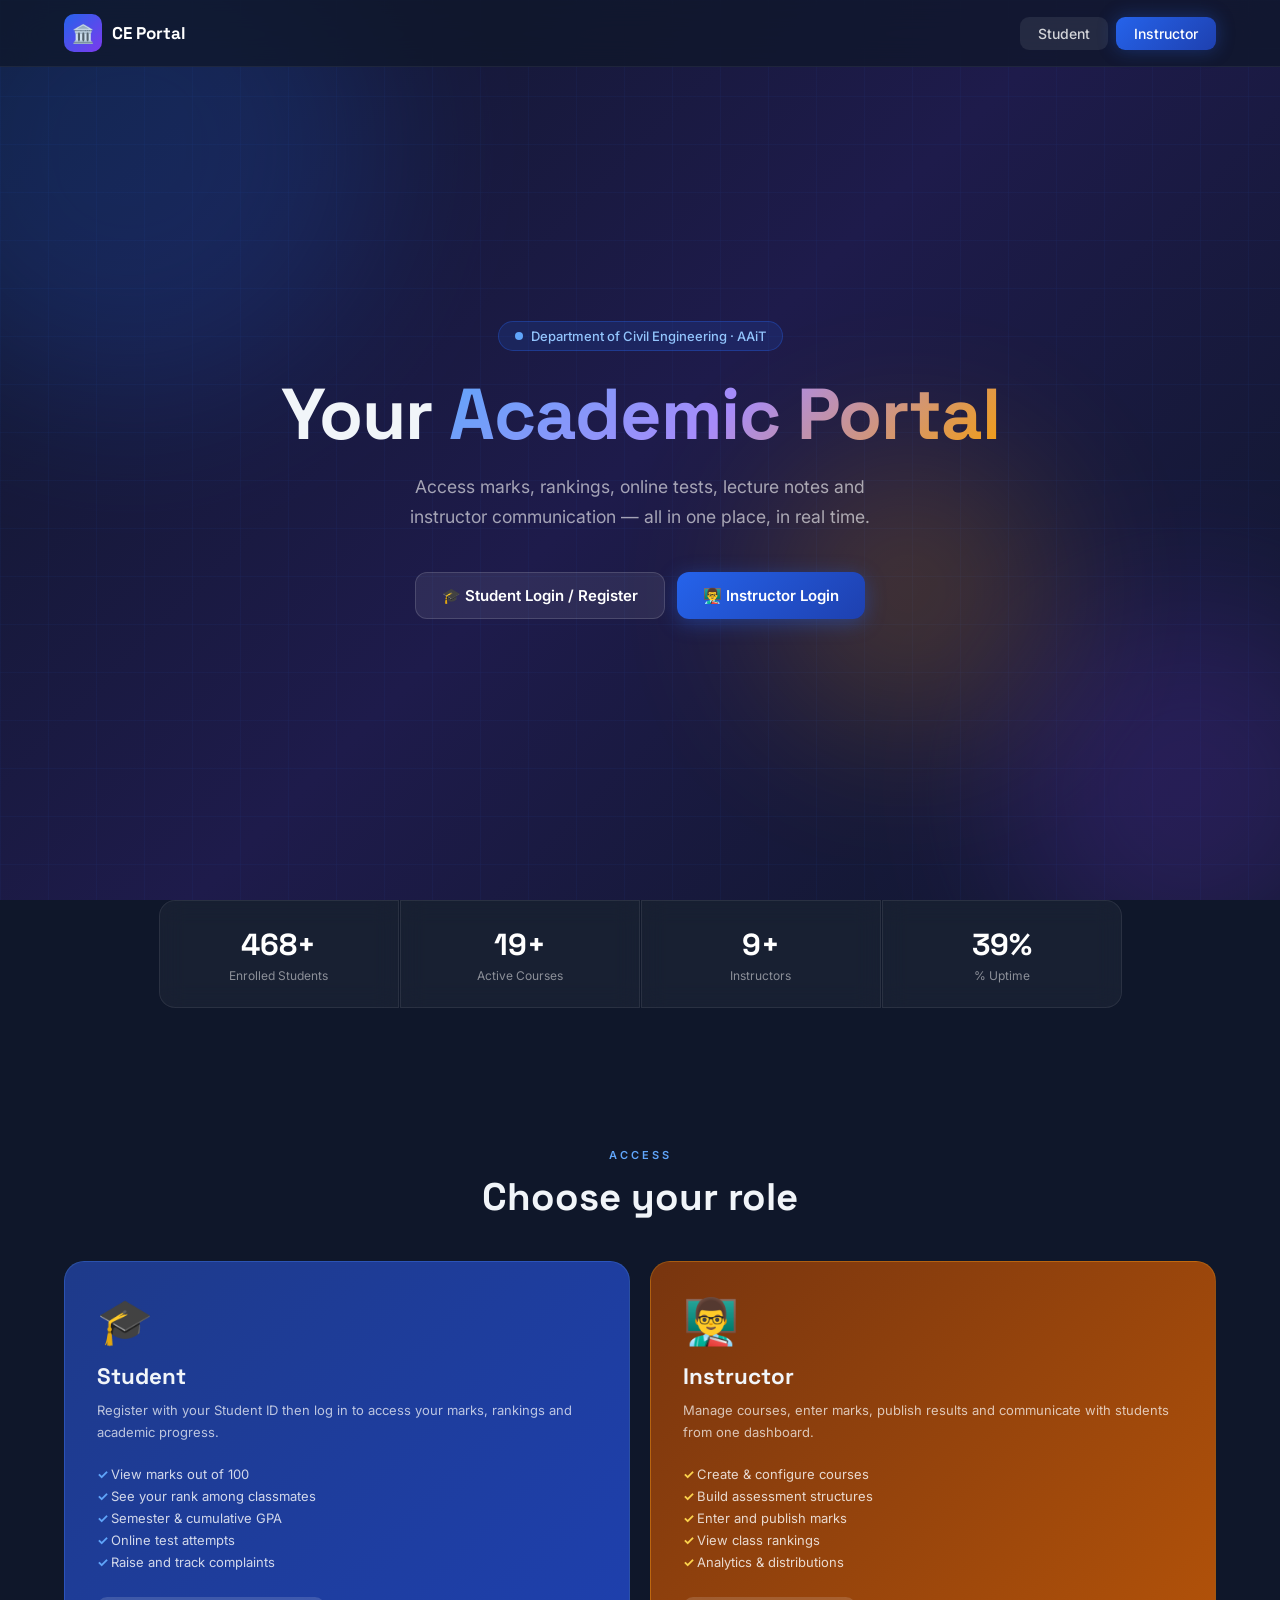
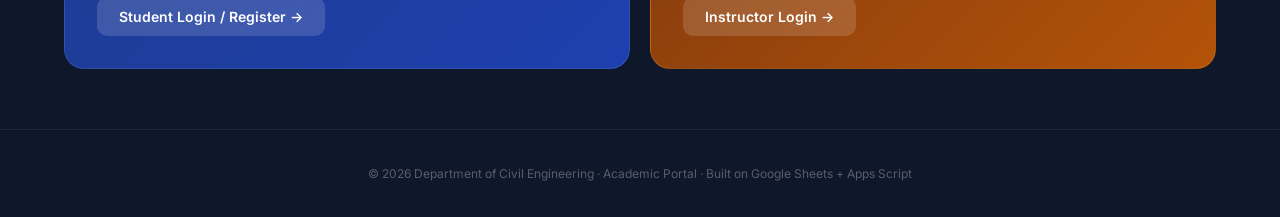
<file: index.html>
<!DOCTYPE html>
<html lang="en" data-theme="dark">
<head>
  <meta charset="UTF-8" />
  <meta name="viewport" content="width=device-width, initial-scale=1.0" />
  <title>CE Department Portal</title>
  <link rel="preconnect" href="https://fonts.googleapis.com" />
  <link href="https://fonts.googleapis.com/css2?family=Inter:wght@300;400;500;600;700;800&family=Space+Grotesk:wght@500;700&display=swap" rel="stylesheet" />
  <style>
    :root {
      --blue:#2563EB; --blue-dk:#1E40AF; --amber:#F59E0B;
      --green:#10B981; --red:#EF4444; --purple:#7C3AED;
      --radius:16px; --radius-sm:10px; --tr:.22s ease;
    }
    [data-theme="dark"]{
      --bg:#0F172A; --bg2:#1E293B; --bg3:#334155;
      --border:rgba(255,255,255,.08); --text:#F1F5F9;
      --text2:#94A3B8; --card:rgba(30,41,59,.9); --glass:rgba(255,255,255,.05);
    }
    [data-theme="light"]{
      --bg:#F8FAFC; --bg2:#fff; --bg3:#E2E8F0;
      --border:rgba(0,0,0,.08); --text:#0F172A;
      --text2:#64748B; --card:#fff; --glass:rgba(0,0,0,.03);
    }
    *,*::before,*::after{box-sizing:border-box;margin:0;padding:0}
    html{scroll-behavior:smooth}
    body{font-family:'Inter',sans-serif;background:var(--bg);color:var(--text);min-height:100vh;overflow-x:hidden;transition:background var(--tr),color var(--tr)}

    /* BG */
    .bg-canvas{position:fixed;inset:0;z-index:0;background:linear-gradient(135deg,#0F172A,#1E1B4B,#0F172A);overflow:hidden}
    .bg-canvas::before{content:'';position:absolute;inset:0;background-image:linear-gradient(rgba(37,99,235,.05) 1px,transparent 1px),linear-gradient(90deg,rgba(37,99,235,.05) 1px,transparent 1px);background-size:48px 48px}
    .blob{position:absolute;border-radius:50%;filter:blur(80px);opacity:.2;animation:drift 18s ease-in-out infinite alternate}
    .blob-1{width:500px;height:500px;background:#2563EB;top:-100px;left:-120px}
    .blob-2{width:380px;height:380px;background:#7C3AED;bottom:-80px;right:-100px;animation-delay:-6s}
    .blob-3{width:280px;height:280px;background:#F59E0B;top:50%;left:60%;animation-delay:-12s}
    @keyframes drift{from{transform:translate(0,0) scale(1)}to{transform:translate(40px,30px) scale(1.08)}}

    /* NAV */
    nav{position:fixed;top:0;left:0;right:0;z-index:100;display:flex;align-items:center;justify-content:space-between;padding:14px 5%;background:rgba(15,23,42,.75);backdrop-filter:blur(20px);border-bottom:1px solid rgba(255,255,255,.06)}
    .nav-brand{display:flex;align-items:center;gap:10px;text-decoration:none}
    .nav-logo{width:38px;height:38px;border-radius:10px;background:linear-gradient(135deg,#2563EB,#7C3AED);display:grid;place-items:center;font-size:18px}
    .nav-brand span{font-family:'Space Grotesk',sans-serif;font-weight:700;font-size:17px;color:#fff}
    .nav-right{display:flex;gap:8px}
    .nav-btn{padding:8px 18px;border-radius:9px;font-size:14px;font-weight:500;cursor:pointer;border:none;font-family:inherit;transition:all var(--tr)}
    .nav-btn.ghost{background:rgba(255,255,255,.08);color:rgba(255,255,255,.8)}
    .nav-btn.ghost:hover{background:rgba(255,255,255,.14);color:#fff}
    .nav-btn.primary{background:linear-gradient(135deg,#2563EB,#1E40AF);color:#fff;box-shadow:0 0 18px rgba(37,99,235,.35)}
    .nav-btn.primary:hover{transform:translateY(-1px);box-shadow:0 4px 20px rgba(37,99,235,.5)}

    /* HERO */
    .hero{position:relative;z-index:1;min-height:100vh;display:flex;flex-direction:column;align-items:center;justify-content:center;text-align:center;padding:120px 5% 80px}
    .hero-badge{display:inline-flex;align-items:center;gap:8px;padding:6px 16px;border-radius:999px;background:rgba(37,99,235,.15);border:1px solid rgba(37,99,235,.35);font-size:13px;font-weight:500;color:#93C5FD;margin-bottom:24px;animation:fadeUp .6s ease both}
    .badge-dot{width:8px;height:8px;border-radius:50%;background:#60A5FA;animation:pulse-dot 2s ease infinite}
    @keyframes pulse-dot{0%,100%{opacity:1;transform:scale(1)}50%{opacity:.4;transform:scale(1.4)}}
    .hero h1{font-family:'Space Grotesk',sans-serif;font-size:clamp(2.2rem,6vw,4.5rem);font-weight:700;line-height:1.1;letter-spacing:-1px;animation:fadeUp .6s .1s ease both}
    .hero h1 .accent{background:linear-gradient(135deg,#60A5FA,#A78BFA,#F59E0B);-webkit-background-clip:text;-webkit-text-fill-color:transparent}
    .hero-sub{max-width:520px;margin:18px auto 0;font-size:clamp(.95rem,2vw,1.1rem);color:rgba(255,255,255,.6);line-height:1.7;animation:fadeUp .6s .2s ease both}
    .hero-cta{display:flex;flex-wrap:wrap;gap:12px;justify-content:center;margin-top:40px;animation:fadeUp .6s .3s ease both}
    .cta-btn{display:inline-flex;align-items:center;gap:9px;padding:13px 26px;border-radius:12px;font-size:15px;font-weight:600;text-decoration:none;transition:all .25s;cursor:pointer;border:none;font-family:inherit}
    .cta-blue{background:linear-gradient(135deg,#2563EB,#1E40AF);color:#fff;box-shadow:0 4px 20px rgba(37,99,235,.4)}
    .cta-blue:hover{transform:translateY(-2px);box-shadow:0 8px 28px rgba(37,99,235,.5)}
    .cta-glass{background:rgba(255,255,255,.08);border:1px solid rgba(255,255,255,.14);color:#fff;backdrop-filter:blur(10px)}
    .cta-glass:hover{background:rgba(255,255,255,.13);transform:translateY(-2px)}

    /* STATS */
    .stats-bar{position:relative;z-index:1;display:flex;flex-wrap:wrap;justify-content:center;gap:1px;margin:0 5% 80px}
    .stat-cell{flex:1 1 160px;max-width:240px;background:rgba(255,255,255,.04);border:1px solid rgba(255,255,255,.08);backdrop-filter:blur(12px);padding:24px 20px;text-align:center;transition:background .2s,transform .2s}
    .stat-cell:first-child{border-radius:var(--radius) 0 0 var(--radius)}
    .stat-cell:last-child{border-radius:0 var(--radius) var(--radius) 0}
    .stat-cell:hover{background:rgba(37,99,235,.10);transform:translateY(-3px)}
    .stat-num{font-family:'Space Grotesk',sans-serif;font-size:1.9rem;font-weight:700;color:#fff}
    .stat-lbl{font-size:12px;color:rgba(255,255,255,.5);margin-top:4px}

    /* ROLE CARDS */
    .section{position:relative;z-index:1;padding:60px 5%}
    .section-label{text-align:center;font-size:11px;font-weight:600;letter-spacing:3px;text-transform:uppercase;color:#60A5FA;margin-bottom:10px}
    .section-title{text-align:center;font-family:'Space Grotesk',sans-serif;font-size:clamp(1.6rem,3vw,2.5rem);font-weight:700;margin-bottom:40px}
    .role-grid{display:grid;gap:20px;grid-template-columns:repeat(auto-fit,minmax(280px,1fr))}
    .role-card{border-radius:20px;padding:32px;position:relative;overflow:hidden;transition:transform .25s,box-shadow .25s;cursor:pointer}
    .role-card:hover{transform:translateY(-5px);box-shadow:0 28px 56px rgba(0,0,0,.4)}
    .role-card.student{background:linear-gradient(135deg,#1E3A8A,#1E40AF);border:1px solid rgba(96,165,250,.2)}
    .role-card.instructor{background:linear-gradient(135deg,#78350F,#B45309);border:1px solid rgba(251,191,36,.2)}
    .role-icon{font-size:2.8rem;margin-bottom:14px}
    .role-card h3{font-family:'Space Grotesk',sans-serif;font-size:1.4rem;font-weight:700;margin-bottom:8px}
    .role-card p{font-size:13px;color:rgba(255,255,255,.7);line-height:1.7;margin-bottom:20px}
    .role-card ul{list-style:none;margin-bottom:24px}
    .role-card ul li{font-size:13px;color:rgba(255,255,255,.8);padding:3px 0}
    .role-card.student ul li::before{content:'✓ ';color:#60A5FA;font-weight:700}
    .role-card.instructor ul li::before{content:'✓ ';color:#FCD34D;font-weight:700}
    .role-action-btn{display:inline-flex;align-items:center;gap:8px;padding:11px 22px;border-radius:10px;font-size:14px;font-weight:600;background:rgba(255,255,255,.15);color:#fff;border:none;cursor:pointer;font-family:inherit;transition:all .2s;backdrop-filter:blur(8px)}
    .role-action-btn:hover{background:rgba(255,255,255,.25);transform:translateX(4px)}

    /* MODAL */
    .modal-overlay{position:fixed;inset:0;z-index:200;background:rgba(0,0,0,.75);backdrop-filter:blur(10px);display:grid;place-items:center;padding:20px;opacity:0;pointer-events:none;transition:opacity .25s}
    .modal-overlay.open{opacity:1;pointer-events:all}
    .modal{background:#1E293B;border:1px solid rgba(255,255,255,.10);border-radius:22px;padding:36px;width:100%;max-width:440px;transform:translateY(20px) scale(.97);transition:transform .25s;position:relative;max-height:90vh;overflow-y:auto}
    .modal-overlay.open .modal{transform:translateY(0) scale(1)}
    .modal-close{position:absolute;top:14px;right:14px;background:rgba(255,255,255,.08);border:none;color:#fff;width:32px;height:32px;border-radius:8px;cursor:pointer;font-size:18px;display:grid;place-items:center}
    .modal-close:hover{background:rgba(255,255,255,.14)}
    .modal h2{font-family:'Space Grotesk',sans-serif;font-size:1.4rem;font-weight:700;margin-bottom:4px}
    .modal-sub{font-size:13px;color:#94A3B8;margin-bottom:24px}

    /* TABS inside modal */
    .modal-tabs{display:flex;gap:4px;padding:4px;background:rgba(255,255,255,.05);border-radius:10px;margin-bottom:22px}
    .modal-tab{flex:1;padding:8px;border-radius:8px;border:none;background:transparent;color:#94A3B8;font-size:14px;font-weight:500;cursor:pointer;font-family:inherit;transition:all var(--tr)}
    .modal-tab.active{background:rgba(255,255,255,.10);color:#fff}

    /* FORM */
    .form-group{margin-bottom:15px}
    .form-group label{display:block;font-size:12px;font-weight:500;color:#94A3B8;margin-bottom:5px}
    .form-group .inp-wrap{position:relative}
    .form-group input,.form-group select{width:100%;padding:11px 14px;border-radius:9px;background:rgba(255,255,255,.06);border:1px solid rgba(255,255,255,.12);color:#fff;font-size:14px;font-family:'Inter',sans-serif;outline:none;transition:border .2s,box-shadow .2s}
    .form-group input:focus,.form-group select:focus{border-color:#2563EB;box-shadow:0 0 0 3px rgba(37,99,235,.2)}
    .form-group input::placeholder{color:rgba(255,255,255,.3)}
    .form-group select option{background:#1E293B;color:#fff}
    .pw-toggle{position:absolute;right:12px;top:50%;transform:translateY(-50%);background:none;border:none;color:rgba(255,255,255,.4);cursor:pointer;font-size:16px;padding:4px}
    .form-row{display:grid;grid-template-columns:1fr 1fr;gap:12px}
    .submit-btn{width:100%;padding:13px;border-radius:10px;border:none;color:#fff;font-size:15px;font-weight:600;cursor:pointer;font-family:'Inter',sans-serif;transition:all .2s;margin-top:4px}
    .submit-btn.blue{background:linear-gradient(135deg,#2563EB,#1E40AF)}
    .submit-btn.blue:hover{transform:translateY(-1px);box-shadow:0 6px 20px rgba(37,99,235,.4)}
    .submit-btn.amber{background:linear-gradient(135deg,#F59E0B,#B45309)}
    .submit-btn.amber:hover{transform:translateY(-1px);box-shadow:0 6px 20px rgba(245,158,11,.4)}
    .err-msg{font-size:12px;color:#F87171;margin-top:8px;display:none;text-align:center}
    .success-msg{font-size:12px;color:#6EE7B7;margin-top:8px;display:none;text-align:center}
    .divider{display:flex;align-items:center;gap:10px;margin:16px 0;color:rgba(255,255,255,.25);font-size:12px}
    .divider::before,.divider::after{content:'';flex:1;height:1px;background:rgba(255,255,255,.10)}

    /* FOOTER */
    footer{position:relative;z-index:1;border-top:1px solid rgba(255,255,255,.07);padding:36px 5%;text-align:center;color:rgba(255,255,255,.3);font-size:12px}

    /* ANIMATIONS */
    @keyframes fadeUp{from{opacity:0;transform:translateY(20px)}to{opacity:1;transform:translateY(0)}}
    .reveal{opacity:0;transform:translateY(24px);transition:opacity .6s ease,transform .6s ease}
    .reveal.visible{opacity:1;transform:translateY(0)}

    /* RESPONSIVE */
    @media(max-width:640px){
      .nav-right .nav-btn.ghost{display:none}
      .stat-cell:first-child,.stat-cell:last-child{border-radius:var(--radius)}
      .form-row{grid-template-columns:1fr}
    }
  </style>
</head>
<body>

<div class="bg-canvas">
  <div class="blob blob-1"></div>
  <div class="blob blob-2"></div>
  <div class="blob blob-3"></div>
</div>

<nav>
  <a class="nav-brand" href="#">
    <div class="nav-logo">🏛️</div>
    <span>CE Portal</span>
  </a>
  <div class="nav-right">
    <button class="nav-btn ghost" onclick="openModal('student')">Student</button>
    <button class="nav-btn primary" onclick="openModal('instructor')">Instructor</button>
  </div>
</nav>

<section class="hero">
  <div class="hero-badge"><span class="badge-dot"></span>Department of Civil Engineering · AAiT</div>
  <h1>Your <span class="accent">Academic Portal</span></h1>
  <p class="hero-sub">Access marks, rankings, online tests, lecture notes and instructor communication — all in one place, in real time.</p>
  <div class="hero-cta">
    <button class="cta-btn cta-glass" onclick="openModal('student')">🎓 Student Login / Register</button>
    <button class="cta-btn cta-blue" onclick="openModal('instructor')">👨‍🏫 Instructor Login</button>
  </div>
</section>

<div class="stats-bar reveal">
  <div class="stat-cell"><div class="stat-num" data-count="1200">0</div><div class="stat-lbl">Enrolled Students</div></div>
  <div class="stat-cell"><div class="stat-num" data-count="48">0</div><div class="stat-lbl">Active Courses</div></div>
  <div class="stat-cell"><div class="stat-num" data-count="24">0</div><div class="stat-lbl">Instructors</div></div>
  <div class="stat-cell"><div class="stat-num" data-count="99">0</div><div class="stat-lbl">% Uptime</div></div>
</div>

<section class="section">
  <div class="section-label">Access</div>
  <div class="section-title reveal">Choose your role</div>
  <div class="role-grid">
    <div class="role-card student reveal" onclick="openModal('student')">
      <div class="role-icon">🎓</div>
      <h3>Student</h3>
      <p>Register with your Student ID then log in to access your marks, rankings and academic progress.</p>
      <ul>
        <li>View marks out of 100</li>
        <li>See your rank among classmates</li>
        <li>Semester & cumulative GPA</li>
        <li>Online test attempts</li>
        <li>Raise and track complaints</li>
      </ul>
      <button class="role-action-btn">Student Login / Register →</button>
    </div>
    <div class="role-card instructor reveal" onclick="openModal('instructor')">
      <div class="role-icon">👨‍🏫</div>
      <h3>Instructor</h3>
      <p>Manage courses, enter marks, publish results and communicate with students from one dashboard.</p>
      <ul>
        <li>Create & configure courses</li>
        <li>Build assessment structures</li>
        <li>Enter and publish marks</li>
        <li>View class rankings</li>
        <li>Analytics & distributions</li>
      </ul>
      <button class="role-action-btn">Instructor Login →</button>
    </div>
  </div>
</section>

<footer>© 2026 Department of Civil Engineering · Academic Portal · Built on Google Sheets + Apps Script</footer>

<!-- ═══ STUDENT MODAL ═══ -->
<div class="modal-overlay" id="modal-student">
  <div class="modal">
    <button class="modal-close" onclick="closeModal('student')">✕</button>
    <h2>🎓 Student Portal</h2>
    <p class="modal-sub">Login to your account or create a new one</p>

    <div class="modal-tabs">
      <button class="modal-tab active" id="s-tab-login" onclick="switchTab('student','login')">Login</button>
      <button class="modal-tab" id="s-tab-register" onclick="switchTab('student','register')">Register</button>
    </div>

    <!-- LOGIN FORM -->
    <div id="s-login">
      <div class="form-group">
        <label>Student ID</label>
        <input type="text" id="s-login-id" placeholder="e.g. UGR/82533/16" autocomplete="username" />
      </div>
      <div class="form-group">
        <label>Password</label>
        <div class="inp-wrap">
          <input type="password" id="s-login-pw" placeholder="••••••••" autocomplete="current-password" />
          <button class="pw-toggle" onclick="togglePw('s-login-pw',this)" tabindex="-1">👁</button>
        </div>
      </div>
      <div style="display:flex;justify-content:space-between;align-items:center;margin-bottom:18px">
        <label style="display:flex;align-items:center;gap:7px;font-size:13px;color:#94A3B8;cursor:pointer"><input type="checkbox" style="accent-color:#2563EB"> Remember me</label>
        <a href="#" style="font-size:13px;color:#60A5FA">Forgot password?</a>
      </div>
      <button class="submit-btn blue" onclick="studentLogin()">Sign In</button>
      <p class="err-msg" id="s-login-err"></p>
      <div class="divider">or</div>
      <p style="text-align:center;font-size:13px;color:#94A3B8">Don't have an account? <span style="color:#60A5FA;cursor:pointer" onclick="switchTab('student','register')">Register here</span></p>
    </div>

    <!-- REGISTER FORM -->
    <div id="s-register" style="display:none">
      <div class="form-row">
        <div class="form-group">
          <label>First Name *</label>
          <input type="text" id="s-reg-fname" placeholder="Abomsa" />
        </div>
        <div class="form-group">
          <label>Last Name *</label>
          <input type="text" id="s-reg-lname" placeholder="Dida" />
        </div>
      </div>
      <div class="form-group">
        <label>Student ID *</label>
        <input type="text" id="s-reg-id" placeholder="e.g. UGR/82533/16" />
      </div>
      <div class="form-group">
        <label>Email</label>
        <input type="email" id="s-reg-email" placeholder="you@student.aait.edu.et" />
      </div>
      <div class="form-group">
        <label>Department</label>
        <select id="s-reg-dept">
          <option>Civil Engineering</option>
          <option>Electrical Engineering</option>
          <option>Mechanical Engineering</option>
          <option>Computer Engineering</option>
          <option>Chemical Engineering</option>
        </select>
      </div>
      <div class="form-group">
        <label>Year of Study</label>
        <select id="s-reg-year">
          <option>1st Year</option>
          <option>2nd Year</option>
          <option>3rd Year</option>
          <option>4th Year</option>
          <option>5th Year</option>
        </select>
      </div>
      <div class="form-group">
        <label>Password * (min 6 characters)</label>
        <div class="inp-wrap">
          <input type="password" id="s-reg-pw" placeholder="Create a strong password" />
          <button class="pw-toggle" onclick="togglePw('s-reg-pw',this)" tabindex="-1">👁</button>
        </div>
      </div>
      <div class="form-group">
        <label>Confirm Password *</label>
        <div class="inp-wrap">
          <input type="password" id="s-reg-pw2" placeholder="Repeat your password" />
          <button class="pw-toggle" onclick="togglePw('s-reg-pw2',this)" tabindex="-1">👁</button>
        </div>
      </div>
      <button class="submit-btn blue" onclick="studentRegister()">Create Account</button>
      <p class="err-msg" id="s-reg-err"></p>
      <p class="success-msg" id="s-reg-ok"></p>
      <div class="divider">or</div>
      <p style="text-align:center;font-size:13px;color:#94A3B8">Already have an account? <span style="color:#60A5FA;cursor:pointer" onclick="switchTab('student','login')">Login here</span></p>
    </div>
  </div>
</div>

<!-- ═══ INSTRUCTOR MODAL ═══ -->
<div class="modal-overlay" id="modal-instructor">
  <div class="modal">
    <button class="modal-close" onclick="closeModal('instructor')">✕</button>
    <h2>👨‍🏫 Instructor Portal</h2>
    <p class="modal-sub">Enter your faculty credentials to continue</p>

    <div class="modal-tabs">
      <button class="modal-tab active" id="i-tab-login" onclick="switchTab('instructor','login')">Login</button>
      <button class="modal-tab" id="i-tab-register" onclick="switchTab('instructor','register')">Register</button>
    </div>

    <!-- LOGIN -->
    <div id="i-login">
      <div class="form-group">
        <label>Instructor ID</label>
        <input type="text" id="i-login-id" placeholder="e.g. INS/001/24" autocomplete="username" />
      </div>
      <div class="form-group">
        <label>Password</label>
        <div class="inp-wrap">
          <input type="password" id="i-login-pw" placeholder="••••••••" autocomplete="current-password" />
          <button class="pw-toggle" onclick="togglePw('i-login-pw',this)" tabindex="-1">👁</button>
        </div>
      </div>
      <button class="submit-btn amber" onclick="instructorLogin()">Sign In</button>
      <p class="err-msg" id="i-login-err"></p>
      <div class="divider">or</div>
      <p style="text-align:center;font-size:13px;color:#94A3B8">New instructor? <span style="color:#FCD34D;cursor:pointer" onclick="switchTab('instructor','register')">Register here</span></p>
    </div>

    <!-- REGISTER -->
    <div id="i-register" style="display:none">
      <div class="form-row">
        <div class="form-group">
          <label>First Name *</label>
          <input type="text" id="i-reg-fname" placeholder="Tesfaye" />
        </div>
        <div class="form-group">
          <label>Last Name *</label>
          <input type="text" id="i-reg-lname" placeholder="Alemu" />
        </div>
      </div>
      <div class="form-group">
        <label>Instructor ID *</label>
        <input type="text" id="i-reg-id" placeholder="e.g. INS/001/24" />
      </div>
      <div class="form-group">
        <label>Email *</label>
        <input type="email" id="i-reg-email" placeholder="you@aait.edu.et" />
      </div>
      <div class="form-group">
        <label>Specialization</label>
        <select id="i-reg-spec">
          <option>Highway Engineering</option>
          <option>Structural Engineering</option>
          <option>Geotechnical Engineering</option>
          <option>Fluid Mechanics</option>
          <option>Construction Management</option>
          <option>Environmental Engineering</option>
        </select>
      </div>
      <div class="form-group">
        <label>Password * (min 6 characters)</label>
        <div class="inp-wrap">
          <input type="password" id="i-reg-pw" placeholder="Create a strong password" />
          <button class="pw-toggle" onclick="togglePw('i-reg-pw',this)" tabindex="-1">👁</button>
        </div>
      </div>
      <div class="form-group">
        <label>Confirm Password *</label>
        <div class="inp-wrap">
          <input type="password" id="i-reg-pw2" placeholder="Repeat your password" />
          <button class="pw-toggle" onclick="togglePw('i-reg-pw2',this)" tabindex="-1">👁</button>
        </div>
      </div>
      <button class="submit-btn amber" onclick="instructorRegister()">Create Account</button>
      <p class="err-msg" id="i-reg-err"></p>
      <p class="success-msg" id="i-reg-ok"></p>
    </div>
  </div>
</div>

<script>
/* ── CONFIG ── */
const SCRIPT_URL = localStorage.getItem('script_url') || 'YOUR_APPS_SCRIPT_URL_HERE';

/* ── LOCAL USER STORE (fallback when API not set) ── */
const Store = {
  key: 'ce_portal_users',
  getAll(){ try{ return JSON.parse(localStorage.getItem(this.key)||'{}') }catch{ return {} } },
  get(id){ return this.getAll()[id] || null },
  save(id, data){ const all=this.getAll(); all[id]=data; localStorage.setItem(this.key, JSON.stringify(all)) },
  exists(id){ return !!this.get(id) },
};

/* ── HELPERS ── */
function togglePw(id, btn){
  const inp=document.getElementById(id);
  const show=inp.type==='password';
  inp.type=show?'text':'password';
  btn.textContent=show?'🙈':'👁';
}

function showErr(id, msg){
  const el=document.getElementById(id);
  el.textContent=msg; el.style.display='block';
  setTimeout(()=>el.style.display='none', 4000);
}

function showSuccess(id, msg){
  const el=document.getElementById(id);
  el.textContent=msg; el.style.display='block';
}

function openModal(role){
  document.getElementById('modal-'+role).classList.add('open');
}
function closeModal(role){
  document.getElementById('modal-'+role).classList.remove('open');
}

document.querySelectorAll('.modal-overlay').forEach(el=>{
  el.addEventListener('click', e=>{ if(e.target===el) el.classList.remove('open') });
});
document.addEventListener('keydown', e=>{
  if(e.key==='Escape') document.querySelectorAll('.modal-overlay.open').forEach(m=>m.classList.remove('open'));
});

function switchTab(role, tab){
  const prefix = role==='student' ? 's' : 'i';
  document.getElementById(`${prefix}-login`).style.display    = tab==='login'    ? '' : 'none';
  document.getElementById(`${prefix}-register`).style.display = tab==='register' ? '' : 'none';
  document.getElementById(`${prefix}-tab-login`).classList.toggle('active',   tab==='login');
  document.getElementById(`${prefix}-tab-register`).classList.toggle('active', tab==='register');
}

/* ── STUDENT REGISTER ── */
async function studentRegister(){
  const fname = document.getElementById('s-reg-fname').value.trim();
  const lname = document.getElementById('s-reg-lname').value.trim();
  const id    = document.getElementById('s-reg-id').value.trim();
  const email = document.getElementById('s-reg-email').value.trim();
  const dept  = document.getElementById('s-reg-dept').value;
  const year  = document.getElementById('s-reg-year').value;
  const pw    = document.getElementById('s-reg-pw').value;
  const pw2   = document.getElementById('s-reg-pw2').value;

  if (!fname||!lname||!id||!pw)        { showErr('s-reg-err','Please fill in all required fields.'); return; }
  if (pw.length < 6)                   { showErr('s-reg-err','Password must be at least 6 characters.'); return; }
  if (pw !== pw2)                      { showErr('s-reg-err','Passwords do not match.'); return; }
  if (!/^UGR\/\d+\/\d+$/.test(id) && id.length < 3) { showErr('s-reg-err','Enter a valid Student ID.'); return; }

  // Try API first
  if (SCRIPT_URL !== 'YOUR_APPS_SCRIPT_URL_HERE') {
    try {
      const res  = await fetch(SCRIPT_URL, {
        method:'POST', headers:{'Content-Type':'application/json'},
        body: JSON.stringify({ action:'registerStudent', id, fname, lname, email, dept, year, password:pw })
      });
      const data = await res.json();
      if (!data.success) { showErr('s-reg-err', data.error||'Registration failed.'); return; }
    } catch { /* fall through to local */ }
  }

  // Local store
  if (Store.exists('s_'+id)) { showErr('s-reg-err','A student with this ID already exists.'); return; }
  Store.save('s_'+id, { role:'student', id, name:`${fname} ${lname}`, email, dept, year, pw });

  showSuccess('s-reg-ok', `✅ Account created! You can now login, ${fname}.`);
  setTimeout(()=>{ switchTab('student','login'); document.getElementById('s-login-id').value=id; }, 2000);
}

/* ── INSTRUCTOR REGISTER ── */
async function instructorRegister(){
  const fname = document.getElementById('i-reg-fname').value.trim();
  const lname = document.getElementById('i-reg-lname').value.trim();
  const id    = document.getElementById('i-reg-id').value.trim();
  const email = document.getElementById('i-reg-email').value.trim();
  const spec  = document.getElementById('i-reg-spec').value;
  const pw    = document.getElementById('i-reg-pw').value;
  const pw2   = document.getElementById('i-reg-pw2').value;

  if (!fname||!lname||!id||!email||!pw) { showErr('i-reg-err','Please fill in all required fields.'); return; }
  if (pw.length < 6)                    { showErr('i-reg-err','Password must be at least 6 characters.'); return; }
  if (pw !== pw2)                       { showErr('i-reg-err','Passwords do not match.'); return; }

  if (SCRIPT_URL !== 'YOUR_APPS_SCRIPT_URL_HERE') {
    try {
      const res  = await fetch(SCRIPT_URL, {
        method:'POST', headers:{'Content-Type':'application/json'},
        body: JSON.stringify({ action:'registerInstructor', id, fname, lname, email, spec, password:pw })
      });
      const data = await res.json();
      if (!data.success) { showErr('i-reg-err', data.error||'Registration failed.'); return; }
    } catch {}
  }

  if (Store.exists('i_'+id)) { showErr('i-reg-err','An instructor with this ID already exists.'); return; }
  Store.save('i_'+id, { role:'instructor', id, name:`Dr. ${fname} ${lname}`, email, spec, pw });

  showSuccess('i-reg-ok', `✅ Account created! You can now login, Dr. ${lname}.`);
  setTimeout(()=>{ switchTab('instructor','login'); document.getElementById('i-login-id').value=id; }, 2000);
}

/* ── STUDENT LOGIN ── */
async function studentLogin(){
  const id = document.getElementById('s-login-id').value.trim();
  const pw = document.getElementById('s-login-pw').value;
  if (!id||!pw) { showErr('s-login-err','Please fill in all fields.'); return; }

  // Try API
  if (SCRIPT_URL !== 'YOUR_APPS_SCRIPT_URL_HERE') {
    try {
      const res  = await fetch(`${SCRIPT_URL}?action=login&role=student&id=${encodeURIComponent(id)}&pw=${encodeURIComponent(pw)}`);
      const data = await res.json();
      if (data.success) {
        sessionStorage.setItem('portal_role','student');
        sessionStorage.setItem('portal_user', data.id||id);
        sessionStorage.setItem('portal_name', data.name||id);
        sessionStorage.setItem('portal_token', data.token||'');
        window.location.href='student-dashboard.html'; return;
      } else { showErr('s-login-err', data.error||'Login failed.'); return; }
    } catch {}
  }

  // Local fallback
  const user = Store.get('s_'+id);
  if (!user)       { showErr('s-login-err','Student ID not found. Please register first.'); return; }
  if (user.pw!==pw){ showErr('s-login-err','Incorrect password. Please try again.'); return; }

  sessionStorage.setItem('portal_role','student');
  sessionStorage.setItem('portal_user', id);
  sessionStorage.setItem('portal_name', user.name||id);
  sessionStorage.setItem('portal_token','local');
  window.location.href='student-dashboard.html';
}

/* ── INSTRUCTOR LOGIN ── */
async function instructorLogin(){
  const id = document.getElementById('i-login-id').value.trim();
  const pw = document.getElementById('i-login-pw').value;
  if (!id||!pw) { showErr('i-login-err','Please fill in all fields.'); return; }

  if (SCRIPT_URL !== 'YOUR_APPS_SCRIPT_URL_HERE') {
    try {
      const res  = await fetch(`${SCRIPT_URL}?action=login&role=instructor&id=${encodeURIComponent(id)}&pw=${encodeURIComponent(pw)}`);
      const data = await res.json();
      if (data.success) {
        sessionStorage.setItem('portal_role','instructor');
        sessionStorage.setItem('portal_user', data.id||id);
        sessionStorage.setItem('portal_name', data.name||id);
        sessionStorage.setItem('portal_token', data.token||'');
        window.location.href='instructor-dashboard.html'; return;
      } else { showErr('i-login-err', data.error||'Login failed.'); return; }
    } catch {}
  }

  const user = Store.get('i_'+id);
  if (!user)        { showErr('i-login-err','Instructor ID not found. Please register first.'); return; }
  if (user.pw !== pw){ showErr('i-login-err','Incorrect password. Please try again.'); return; }

  sessionStorage.setItem('portal_role','instructor');
  sessionStorage.setItem('portal_user', id);
  sessionStorage.setItem('portal_name', user.name||id);
  sessionStorage.setItem('portal_token','local');
  window.location.href='instructor-dashboard.html';
}

/* ── COUNTER ANIMATION ── */
function animateCounter(el){
  const target=parseInt(el.dataset.count);
  const suffix=el.dataset.count==='99'?'%':'+';
  const duration=1600; const step=target/(duration/16);
  let current=0;
  const timer=setInterval(()=>{
    current=Math.min(current+step,target);
    el.textContent=Math.round(current)+suffix;
    if(current>=target) clearInterval(timer);
  },16);
}

/* ── REVEAL OBSERVER ── */
const obs=new IntersectionObserver(entries=>{
  entries.forEach(entry=>{
    if(!entry.isIntersecting) return;
    entry.target.classList.add('visible');
    entry.target.querySelectorAll('[data-count]').forEach(c=>{
      if(!c.dataset.animated){ c.dataset.animated='1'; animateCounter(c); }
    });
    obs.unobserve(entry.target);
  });
},{threshold:.12});
document.querySelectorAll('.reveal').forEach(el=>obs.observe(el));

/* ── AUTO OPEN ROLE FROM URL PARAM ── */
const urlRole=new URLSearchParams(location.search).get('role');
if(urlRole==='student') openModal('student');
if(urlRole==='instructor') openModal('instructor');
</script>
</body>
</html>
</file>
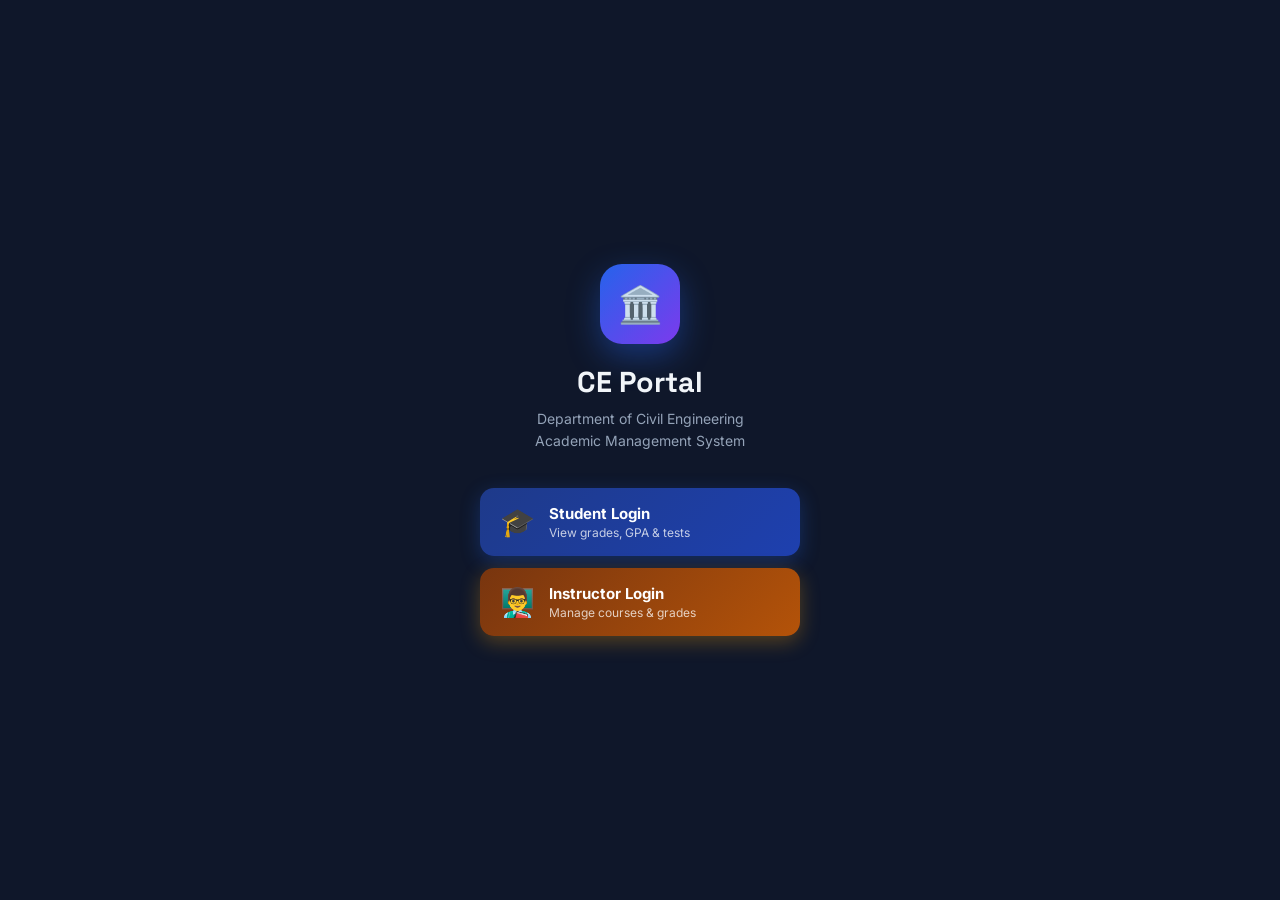
<file: index_for_telegram_miniapp.html>
<!DOCTYPE html>
<html lang="en" data-theme="dark">
<head>
  <meta charset="UTF-8" />
  <meta name="viewport" content="width=device-width, initial-scale=1.0, viewport-fit=cover" />
  <meta name="color-scheme" content="dark light" />
  <title>CE Department Portal</title>

  <!-- Telegram Mini App SDK — REQUIRED -->
  <script src="https://telegram.org/js/telegram-web-app.js"></script>

  <link rel="preconnect" href="https://fonts.googleapis.com" />
  <link href="https://fonts.googleapis.com/css2?family=Inter:wght@400;500;600;700&family=Space+Grotesk:wght@600;700&display=swap" rel="stylesheet" />

  <style>
    /* ═══════ TOKENS ═══════ */
    :root {
      --blue:   #2563EB; --blue-dk:#1E40AF;
      --amber:  #F59E0B; --amber-dk:#B45309;
      --green:  #10B981; --red:#EF4444;
      --purple: #7C3AED;
      --radius: 14px; --radius-sm:10px; --radius-xs:6px;
      --tr: .2s ease;
    }
    [data-theme="dark"] {
      --bg:#0F172A; --bg2:#1E293B; --bg3:#334155;
      --border:rgba(255,255,255,.08);
      --text:#F1F5F9; --text2:#94A3B8; --text3:#64748B;
      --card:rgba(30,41,59,.9); --glass:rgba(255,255,255,.05);
    }
    [data-theme="light"] {
      --bg:#F8FAFC; --bg2:#FFFFFF; --bg3:#E2E8F0;
      --border:rgba(0,0,0,.08);
      --text:#0F172A; --text2:#64748B; --text3:#94A3B8;
      --card:#FFFFFF; --glass:rgba(0,0,0,.03);
    }

    *,*::before,*::after{box-sizing:border-box;margin:0;padding:0}
    html{height:100%;overflow:hidden}
    body{
      font-family:'Inter',sans-serif;
      background:var(--bg); color:var(--text);
      height:100%; overflow:hidden;
      -webkit-font-smoothing:antialiased;
      /* Telegram safe-area */
      padding-top: env(safe-area-inset-top);
      padding-bottom: env(safe-area-inset-bottom);
    }

    /* ═══════ APP SHELL ═══════ */
    #app {
      display:flex; flex-direction:column;
      height:100vh; height:100dvh;
      overflow:hidden;
    }

    /* ═══════ HEADER ═══════ */
    .tg-header {
      display:flex; align-items:center; gap:12px;
      padding:14px 16px 12px;
      background:var(--bg2);
      border-bottom:1px solid var(--border);
      flex-shrink:0;
      position:relative;
    }
    .tg-header-back {
      width:34px; height:34px; border-radius:50%;
      background:var(--glass); border:none;
      color:var(--text2); font-size:18px; cursor:pointer;
      display:grid; place-items:center;
      transition:background var(--tr);
      flex-shrink:0;
    }
    .tg-header-back:hover{background:var(--bg3)}
    .tg-header-back.hidden{visibility:hidden; pointer-events:none}
    .tg-header-title {
      font-family:'Space Grotesk',sans-serif;
      font-size:17px; font-weight:700; flex:1;
    }
    .tg-header-subtitle {
      font-size:12px; color:var(--text2); margin-top:1px;
    }
    .tg-header-right {
      display:flex; align-items:center; gap:8px;
    }
    .hdr-btn {
      width:34px; height:34px; border-radius:50%;
      background:var(--glass); border:none;
      color:var(--text2); font-size:15px; cursor:pointer;
      display:grid; place-items:center;
      position:relative;
    }
    .hdr-badge {
      position:absolute; top:2px; right:2px;
      width:8px; height:8px; border-radius:50%;
      background:var(--red); border:2px solid var(--bg2);
    }

    /* ═══════ SCROLL AREA ═══════ */
    .scroll-area {
      flex:1; overflow-y:auto;
      -webkit-overflow-scrolling:touch;
      overscroll-behavior:contain;
      padding-bottom:80px;
    }
    .scroll-area::-webkit-scrollbar{display:none}

    /* ═══════ BOTTOM NAV ═══════ */
    .bottom-nav {
      position:fixed; bottom:0; left:0; right:0;
      background:var(--bg2);
      border-top:1px solid var(--border);
      display:flex;
      padding-bottom:env(safe-area-inset-bottom);
      z-index:50; flex-shrink:0;
    }
    .nav-tab {
      flex:1; display:flex; flex-direction:column;
      align-items:center; gap:3px;
      padding:10px 4px 8px;
      border:none; background:none;
      color:var(--text3); font-size:10px;
      font-weight:500; cursor:pointer;
      font-family:'Inter',sans-serif;
      transition:color var(--tr);
      position:relative;
    }
    .nav-tab .tab-icon{font-size:20px; line-height:1}
    .nav-tab.active{color:var(--blue)}
    .nav-tab.active .tab-icon{
      filter:drop-shadow(0 0 6px rgba(37,99,235,.5));
    }
    .nav-tab .tab-dot {
      position:absolute; top:8px; right:calc(50% - 14px);
      width:7px; height:7px; border-radius:50%;
      background:var(--red); border:1.5px solid var(--bg2);
    }

    /* ═══════ PAGE ═══════ */
    .page{display:none; padding:16px;}
    .page.active{display:block; animation:fadeIn .22s ease}
    @keyframes fadeIn{from{opacity:0;transform:translateY(6px)}to{opacity:1;transform:translateY(0)}}

    /* ═══════ CARDS ═══════ */
    .card{
      background:var(--card); border:1px solid var(--border);
      border-radius:var(--radius); overflow:hidden;
      margin-bottom:14px;
    }
    .card-header{
      padding:14px 16px; border-bottom:1px solid var(--border);
      display:flex; align-items:center; justify-content:space-between;
    }
    .card-title{font-size:14px; font-weight:600}
    .card-body{padding:16px}

    /* ═══════ STAT GRID ═══════ */
    .stat-grid{
      display:grid; grid-template-columns:1fr 1fr;
      gap:10px; margin-bottom:14px;
    }
    .stat-cell{
      background:var(--card); border:1px solid var(--border);
      border-radius:var(--radius-sm); padding:14px 12px;
      position:relative; overflow:hidden;
    }
    .stat-cell::after{
      content:''; position:absolute; top:0; right:0;
      width:50px; height:50px; border-radius:50%;
      opacity:.08; transform:translate(14px,-14px);
    }
    .stat-cell.blue::after{background:var(--blue)}
    .stat-cell.amber::after{background:var(--amber)}
    .stat-cell.green::after{background:var(--green)}
    .stat-cell.red::after{background:var(--red)}
    .stat-cell-icon{font-size:20px; margin-bottom:6px}
    .stat-cell-val{
      font-family:'Space Grotesk',sans-serif;
      font-size:1.5rem; font-weight:700; line-height:1;
    }
    .stat-cell-lbl{font-size:11px; color:var(--text2); margin-top:3px}

    /* ═══════ LIST ITEMS ═══════ */
    .list-item{
      display:flex; align-items:center; gap:12px;
      padding:13px 16px;
      border-bottom:1px solid var(--border);
    }
    .list-item:last-child{border-bottom:none}
    .list-icon{
      width:38px; height:38px; border-radius:10px;
      display:grid; place-items:center;
      font-size:18px; flex-shrink:0;
    }
    .list-content{flex:1; min-width:0}
    .list-title{font-size:14px; font-weight:500; white-space:nowrap; overflow:hidden; text-overflow:ellipsis}
    .list-sub{font-size:12px; color:var(--text2); margin-top:2px}
    .list-right{flex-shrink:0; text-align:right}

    /* ═══════ GRADE BADGES ═══════ */
    .gb{display:inline-block; padding:3px 9px; border-radius:999px; font-size:11px; font-weight:700}
    .gb-A{background:rgba(16,185,129,.15);color:#10B981}
    .gb-B{background:rgba(37,99,235,.15);color:#3B82F6}
    .gb-C{background:rgba(245,158,11,.15);color:#F59E0B}
    .gb-D{background:rgba(239,68,68,.12);color:#EF4444}
    .gb-F{background:rgba(239,68,68,.22);color:#EF4444}

    /* ═══════ PROGRESS ═══════ */
    .prog-wrap{margin-bottom:12px}
    .prog-label{display:flex;justify-content:space-between;font-size:12px;color:var(--text2);margin-bottom:4px}
    .prog-label b{color:var(--text)}
    .prog-bar{height:7px;background:var(--bg3);border-radius:999px;overflow:hidden}
    .prog-fill{height:100%;border-radius:999px;background:linear-gradient(90deg,#2563EB,#7C3AED);transition:width 1.2s ease}

    /* ═══════ GPA RING ═══════ */
    .gpa-ring-wrap{display:flex;flex-direction:column;align-items:center;padding:16px 0}
    .gpa-ring{width:130px;height:130px;position:relative;display:grid;place-items:center}
    .gpa-ring svg{position:absolute;inset:0;transform:rotate(-90deg)}
    .gpa-center{z-index:1;text-align:center}
    .gpa-num{font-family:'Space Grotesk',sans-serif;font-size:1.8rem;font-weight:700}
    .gpa-sub{font-size:11px;color:var(--text2)}
    .gpa-meta{display:flex;gap:28px;margin-top:12px;font-size:13px;text-align:center}
    .gpa-meta-val{font-weight:700;font-size:1rem}
    .gpa-meta-lbl{font-size:11px;color:var(--text2)}

    /* ═══════ BUTTONS ═══════ */
    .btn{
      display:inline-flex;align-items:center;gap:8px;
      padding:11px 18px;border-radius:var(--radius-sm);
      font-size:14px;font-weight:600;border:none;
      cursor:pointer;font-family:'Inter',sans-serif;
      transition:all var(--tr);text-decoration:none;
      white-space:nowrap;
    }
    .btn:active{transform:scale(.96)}
    .btn-primary{background:linear-gradient(135deg,#2563EB,#1E40AF);color:#fff}
    .btn-amber{background:linear-gradient(135deg,#F59E0B,#B45309);color:#fff}
    .btn-green{background:linear-gradient(135deg,#10B981,#047857);color:#fff}
    .btn-outline{background:transparent;border:1px solid var(--border);color:var(--text)}
    .btn-full{width:100%;justify-content:center;margin-bottom:10px}

    /* ═══════ FORM ═══════ */
    .form-group{margin-bottom:14px}
    .form-group label{display:block;font-size:12px;font-weight:500;color:var(--text2);margin-bottom:5px}
    .form-control{
      width:100%;padding:10px 13px;border-radius:var(--radius-xs);
      background:var(--bg3);border:1px solid var(--border);
      color:var(--text);font-size:14px;font-family:'Inter',sans-serif;
      outline:none;transition:border-color var(--tr);
    }
    .form-control:focus{border-color:var(--blue)}
    textarea.form-control{resize:vertical;min-height:80px}
    select.form-control{-webkit-appearance:none;cursor:pointer}

    /* ═══════ CHAT ═══════ */
    .chat-wrap{display:flex;flex-direction:column;height:calc(100dvh - 130px)}
    .chat-msgs{flex:1;overflow-y:auto;padding:12px;display:flex;flex-direction:column;gap:10px}
    .chat-msgs::-webkit-scrollbar{display:none}
    .chat-msg{display:flex;gap:8px;max-width:88%}
    .chat-msg.user{margin-left:auto;flex-direction:row-reverse}
    .chat-av{width:28px;height:28px;border-radius:50%;display:grid;place-items:center;font-size:13px;flex-shrink:0}
    .chat-av.bot{background:linear-gradient(135deg,#2563EB,#7C3AED)}
    .chat-av.user{background:linear-gradient(135deg,#F59E0B,#FBBF24)}
    .chat-bubble{padding:9px 12px;border-radius:12px;font-size:13px;line-height:1.55;background:var(--bg2);border:1px solid var(--border)}
    .chat-msg.user .chat-bubble{background:var(--blue);color:#fff;border-color:var(--blue)}
    .chat-bar{display:flex;gap:8px;padding:10px 12px;background:var(--bg2);border-top:1px solid var(--border)}
    .chat-bar input{flex:1;padding:9px 12px;border-radius:var(--radius-xs);background:var(--bg3);border:1px solid var(--border);color:var(--text);font-size:14px;font-family:'Inter',sans-serif;outline:none}
    .chat-bar input:focus{border-color:var(--blue)}
    .chat-send{width:38px;height:38px;border-radius:50%;background:var(--blue);border:none;color:#fff;font-size:16px;cursor:pointer;display:grid;place-items:center;flex-shrink:0}

    /* ═══════ SKELETON ═══════ */
    .sk{background:linear-gradient(90deg,var(--bg3) 25%,var(--bg2) 50%,var(--bg3) 75%);background-size:200%;animation:sk 1.5s infinite;border-radius:6px}
    @keyframes sk{0%{background-position:200%}100%{background-position:-200%}}

    /* ═══════ SPLASH / LOGIN ═══════ */
    #splash{
      position:fixed;inset:0;z-index:200;
      background:var(--bg);
      display:flex;flex-direction:column;
      align-items:center;justify-content:center;
      padding:32px 24px;
      text-align:center;
    }
    .splash-logo{
      width:80px;height:80px;border-radius:22px;
      background:linear-gradient(135deg,#2563EB,#7C3AED);
      display:grid;place-items:center;font-size:36px;
      margin-bottom:20px;
      box-shadow:0 12px 32px rgba(37,99,235,.4);
    }
    .splash-title{font-family:'Space Grotesk',sans-serif;font-size:1.8rem;font-weight:700;margin-bottom:8px}
    .splash-sub{font-size:14px;color:var(--text2);margin-bottom:36px;line-height:1.6}
    .role-cards{display:flex;flex-direction:column;gap:12px;width:100%;max-width:320px}
    .role-card-btn{
      padding:16px 20px;border-radius:var(--radius);border:none;
      cursor:pointer;font-family:'Inter',sans-serif;
      display:flex;align-items:center;gap:14px;
      transition:transform .15s,box-shadow .15s;
      text-align:left;
    }
    .role-card-btn:active{transform:scale(.97)}
    .role-card-btn.student{background:linear-gradient(135deg,#1E3A8A,#1E40AF);color:#fff;box-shadow:0 6px 20px rgba(37,99,235,.3)}
    .role-card-btn.instructor{background:linear-gradient(135deg,#78350F,#B45309);color:#fff;box-shadow:0 6px 20px rgba(245,158,11,.3)}
    .role-card-btn .r-icon{font-size:28px;flex-shrink:0}
    .role-card-btn .r-label{font-size:15px;font-weight:700}
    .role-card-btn .r-sub{font-size:12px;opacity:.75;margin-top:2px}

    /* login form inside splash */
    #login-form{display:none;width:100%;max-width:320px}
    #login-form .login-back{background:none;border:none;color:var(--text2);font-size:13px;cursor:pointer;font-family:'Inter',sans-serif;margin-bottom:20px;display:flex;align-items:center;gap:6px}
    #login-form h2{font-family:'Space Grotesk',sans-serif;font-size:1.3rem;margin-bottom:4px}
    #login-form p{font-size:13px;color:var(--text2);margin-bottom:20px}
    .login-err{font-size:12px;color:var(--red);margin-top:8px;display:none}

    /* ═══════ NOTIFICATION ITEMS ═══════ */
    .notif-unread .list-title{font-weight:600}
    .notif-unread .list-title::after{content:'•';color:var(--blue);margin-left:6px;font-size:16px}

    /* ═══════ COMPLAINT STATUS ═══════ */
    .status-pill{display:inline-block;padding:2px 9px;border-radius:999px;font-size:11px;font-weight:600}
    .status-pending{background:rgba(245,158,11,.15);color:#F59E0B}
    .status-resolved{background:rgba(16,185,129,.15);color:#10B981}

    /* ═══════ TOAST ═══════ */
    #tg-toast{
      position:fixed;top:env(safe-area-inset-top,16px);left:16px;right:16px;
      z-index:999;padding:12px 16px;border-radius:var(--radius-sm);
      background:#1E293B;border:1px solid rgba(255,255,255,.10);
      color:#F1F5F9;font-size:13px;font-weight:500;
      box-shadow:0 8px 24px rgba(0,0,0,.3);
      transform:translateY(-80px);opacity:0;
      transition:all .3s ease;
    }
    #tg-toast.show{transform:translateY(0);opacity:1}
  </style>
</head>
<body>

<!-- ════ SPLASH / LOGIN ════ -->
<div id="splash">
  <div class="splash-logo">🏛️</div>
  <div class="splash-title">CE Portal</div>
  <div class="splash-sub">Department of Civil Engineering<br/>Academic Management System</div>

  <div class="role-cards" id="role-cards">
    <button class="role-card-btn student" onclick="showLoginForm('student')">
      <span class="r-icon">🎓</span>
      <div><div class="r-label">Student Login</div><div class="r-sub">View grades, GPA & tests</div></div>
    </button>
    <button class="role-card-btn instructor" onclick="showLoginForm('instructor')">
      <span class="r-icon">👨‍🏫</span>
      <div><div class="r-label">Instructor Login</div><div class="r-sub">Manage courses & grades</div></div>
    </button>
  </div>

  <div id="login-form">
    <button class="login-back" onclick="backToRoles()">← Back</button>
    <h2 id="login-heading">Student Login</h2>
    <p id="login-sub">Enter your university credentials</p>
    <div class="form-group">
      <label id="id-label">Student ID</label>
      <input class="form-control" id="login-id" placeholder="e.g. UGR/82533/16" autocomplete="username" />
    </div>
    <div class="form-group">
      <label>Password</label>
      <input class="form-control" type="password" id="login-pw" placeholder="••••••••" autocomplete="current-password" />
    </div>
    <button class="btn btn-primary btn-full" id="login-btn" onclick="doLogin()">Sign In</button>
    <div class="login-err" id="login-err">Invalid credentials. Please try again.</div>
  </div>
</div>

<!-- ════ MAIN APP ════ -->
<div id="app" style="display:none">

  <!-- Header -->
  <div class="tg-header">
    <button class="tg-header-back hidden" id="back-btn" onclick="goBack()">←</button>
    <div style="flex:1">
      <div class="tg-header-title" id="hdr-title">Dashboard</div>
      <div class="tg-header-subtitle" id="hdr-sub"></div>
    </div>
    <div class="tg-header-right">
      <button class="hdr-btn" onclick="navTo('notifications')">🔔<span class="hdr-badge" id="hdr-badge" style="display:none"></span></button>
    </div>
  </div>

  <!-- Scroll area -->
  <div class="scroll-area" id="scroll-area">

    <!-- ══ STUDENT PAGES ══ -->

    <!-- Dashboard -->
    <div class="page active" id="page-dashboard" style="padding:14px">
      <div class="stat-grid" id="dash-stats">
        <div class="stat-cell blue"><div class="stat-cell-icon">📈</div><div class="stat-cell-val" id="s-cgpa">—</div><div class="stat-cell-lbl">CGPA</div></div>
        <div class="stat-cell amber"><div class="stat-cell-icon">📚</div><div class="stat-cell-val" id="s-courses">—</div><div class="stat-cell-lbl">Courses</div></div>
        <div class="stat-cell green"><div class="stat-cell-icon">🎯</div><div class="stat-cell-val" id="s-avg">—</div><div class="stat-cell-lbl">Avg Score</div></div>
        <div class="stat-cell red"><div class="stat-cell-icon">📨</div><div class="stat-cell-val" id="s-complaints">—</div><div class="stat-cell-lbl">Complaints</div></div>
      </div>

      <!-- GPA Ring -->
      <div class="card">
        <div class="card-header"><span class="card-title">GPA Overview</span></div>
        <div class="card-body">
          <div class="gpa-ring-wrap">
            <div class="gpa-ring">
              <svg viewBox="0 0 130 130" width="130" height="130">
                <circle cx="65" cy="65" r="54" fill="none" stroke="var(--bg3)" stroke-width="12"/>
                <circle cx="65" cy="65" r="54" fill="none" stroke="url(#g1)"
                  stroke-width="12" stroke-linecap="round"
                  stroke-dasharray="339.3" stroke-dashoffset="339.3"
                  id="gpa-arc" style="transition:stroke-dashoffset 1.3s ease"/>
                <defs>
                  <linearGradient id="g1" x1="0%" y1="0%" x2="100%" y2="0%">
                    <stop offset="0%" stop-color="#2563EB"/>
                    <stop offset="100%" stop-color="#7C3AED"/>
                  </linearGradient>
                </defs>
              </svg>
              <div class="gpa-center">
                <div class="gpa-num" id="gpa-num">—</div>
                <div class="gpa-sub">/ 4.0</div>
              </div>
            </div>
            <div class="gpa-meta">
              <div><div class="gpa-meta-val" id="sgpa-val">—</div><div class="gpa-meta-lbl">Semester GPA</div></div>
              <div><div class="gpa-meta-val" id="cr-val">—</div><div class="gpa-meta-lbl">Credit Hrs</div></div>
            </div>
          </div>
        </div>
      </div>

      <!-- Recent grades -->
      <div class="card">
        <div class="card-header">
          <span class="card-title">Recent Grades</span>
          <span style="font-size:12px;color:var(--blue);cursor:pointer" onclick="navTo('marks')">See all →</span>
        </div>
        <div id="recent-grades-list"></div>
      </div>

      <!-- Announcements -->
      <div class="card">
        <div class="card-header">
          <span class="card-title">Announcements</span>
          <span style="font-size:12px;color:var(--blue);cursor:pointer" onclick="navTo('notifications')">All →</span>
        </div>
        <div id="dash-announcements"></div>
      </div>
    </div>

    <!-- Marks -->
    <div class="page" id="page-marks" style="padding:14px">
      <div id="marks-list"></div>
    </div>

    <!-- Course detail (sub-page) -->
    <div class="page" id="page-course-detail" style="padding:14px">
      <div id="course-detail-body"></div>
    </div>

    <!-- Notifications -->
    <div class="page" id="page-notifications" style="padding:0">
      <div class="card" style="margin:14px;margin-bottom:0">
        <div class="card-header">
          <span class="card-title">Notifications</span>
          <span style="font-size:12px;color:var(--blue);cursor:pointer" onclick="markAllRead()">Mark all read</span>
        </div>
        <div id="notif-list"></div>
      </div>
    </div>

    <!-- Complaints -->
    <div class="page" id="page-complaints" style="padding:14px">
      <div class="card" style="margin-bottom:14px">
        <div class="card-header"><span class="card-title">Submit Complaint</span></div>
        <div class="card-body">
          <div class="form-group">
            <label>Course</label>
            <select class="form-control" id="c-course" onchange="loadComplaintAssessments()">
              <option value="">— Select course —</option>
            </select>
          </div>
          <div class="form-group">
            <label>Assessment</label>
            <select class="form-control" id="c-assessment"><option value="">— Select assessment —</option></select>
          </div>
          <div class="form-group">
            <label>Your Score</label>
            <input class="form-control" type="number" id="c-score" placeholder="Obtained score" />
          </div>
          <div class="form-group">
            <label>Expected Score</label>
            <input class="form-control" type="number" id="c-expected" placeholder="Expected score" />
          </div>
          <div class="form-group">
            <label>Reason</label>
            <textarea class="form-control" id="c-reason" placeholder="Describe the issue clearly…"></textarea>
          </div>
          <button class="btn btn-primary btn-full" onclick="submitComplaint()">📨 Submit Complaint</button>
        </div>
      </div>
      <div class="card">
        <div class="card-header"><span class="card-title">My Complaints</span></div>
        <div id="complaint-list"></div>
      </div>
    </div>

    <!-- Settings -->
    <div class="page" id="page-settings" style="padding:14px">
      <div class="card">
        <div class="card-header"><span class="card-title">Account</span></div>
        <div class="card-body">
          <div class="form-group"><label>Display Name</label><input class="form-control" id="set-name" /></div>
          <div class="form-group"><label>Email</label><input class="form-control" type="email" id="set-email" /></div>
          <div class="form-group"><label>Telegram Username</label><input class="form-control" id="set-tg" placeholder="@username" /></div>
          <button class="btn btn-primary btn-full" onclick="saveSettings()">💾 Save</button>
        </div>
      </div>
      <div class="card">
        <div class="card-header"><span class="card-title">App</span></div>
        <div class="card-body">
          <button class="btn btn-outline btn-full" onclick="TG.switchInlineQuery ? TG.switchInlineQuery('') : null">✈️ Open Telegram Bot</button>
          <button class="btn btn-outline btn-full" style="margin-top:8px" onclick="logout()">🚪 Logout</button>
        </div>
      </div>
    </div>

    <!-- ══ INSTRUCTOR PAGES ══ -->

    <!-- Instructor Dashboard -->
    <div class="page" id="page-idashboard" style="padding:14px">
      <div class="stat-grid">
        <div class="stat-cell amber"><div class="stat-cell-icon">👥</div><div class="stat-cell-val" id="i-students">—</div><div class="stat-cell-lbl">Students</div></div>
        <div class="stat-cell blue"><div class="stat-cell-icon">📚</div><div class="stat-cell-val" id="i-courses">—</div><div class="stat-cell-lbl">Courses</div></div>
        <div class="stat-cell red"><div class="stat-cell-icon">📨</div><div class="stat-cell-val" id="i-complaints">—</div><div class="stat-cell-lbl">Complaints</div></div>
        <div class="stat-cell green"><div class="stat-cell-icon">📝</div><div class="stat-cell-val" id="i-tests">—</div><div class="stat-cell-lbl">Tests</div></div>
      </div>

      <!-- Quick actions -->
      <div class="card">
        <div class="card-header"><span class="card-title">Quick Actions</span></div>
        <div class="card-body" style="display:flex;flex-direction:column;gap:9px">
          <button class="btn btn-amber btn-full" onclick="navTo('icourses')">📚 My Courses</button>
          <button class="btn btn-primary btn-full" onclick="navTo('igrades')">📊 Enter Grades</button>
          <button class="btn btn-green btn-full" onclick="showNoticeSheet()">📢 Send Notice</button>
        </div>
      </div>

      <!-- Pending complaints -->
      <div class="card">
        <div class="card-header">
          <span class="card-title">Pending Complaints</span>
          <span style="font-size:12px;color:var(--amber);cursor:pointer" onclick="navTo('icomplaints')">View all →</span>
        </div>
        <div id="i-complaint-preview"></div>
      </div>
    </div>

    <!-- Instructor Courses -->
    <div class="page" id="page-icourses" style="padding:14px">
      <div id="i-course-list"></div>
    </div>

    <!-- Instructor Grades -->
    <div class="page" id="page-igrades" style="padding:14px">
      <div class="form-group">
        <label>Select Course</label>
        <select class="form-control" id="grade-course-sel" onchange="loadInstructorGradeTable()">
          <option value="">— Select —</option>
        </select>
      </div>
      <div id="grade-table-wrap">
        <p style="color:var(--text2);font-size:14px;text-align:center;padding:24px">Select a course to load grade sheet.</p>
      </div>
    </div>

    <!-- Instructor Complaints -->
    <div class="page" id="page-icomplaints" style="padding:14px">
      <div class="card">
        <div class="card-header"><span class="card-title">All Complaints</span></div>
        <div id="i-complaint-list"></div>
      </div>
    </div>

    <!-- Instructor Analytics -->
    <div class="page" id="page-ianalytics" style="padding:14px">
      <div class="form-group">
        <select class="form-control" id="an-sel" onchange="renderMiniAnalytics()">
          <option value="all">All Courses</option>
        </select>
      </div>
      <div class="stat-grid">
        <div class="stat-cell blue"><div class="stat-cell-icon">🎯</div><div class="stat-cell-val" id="an-avg">—</div><div class="stat-cell-lbl">Class Avg</div></div>
        <div class="stat-cell green"><div class="stat-cell-icon">✅</div><div class="stat-cell-val" id="an-pass">—</div><div class="stat-cell-lbl">Pass</div></div>
        <div class="stat-cell red"><div class="stat-cell-icon">❌</div><div class="stat-cell-val" id="an-fail">—</div><div class="stat-cell-lbl">Fail</div></div>
        <div class="stat-cell amber"><div class="stat-cell-icon">🏆</div><div class="stat-cell-val" id="an-top">—</div><div class="stat-cell-lbl">Top Score</div></div>
      </div>
      <div class="card">
        <div class="card-header"><span class="card-title">Top Students</span></div>
        <div id="an-top-list"></div>
      </div>
    </div>

    <!-- AI Chat -->
    <div class="page" id="page-ai" style="padding:0">
      <div class="chat-wrap">
        <div class="chat-msgs" id="chat-msgs">
          <div class="chat-msg">
            <div class="chat-av bot">🤖</div>
            <div class="chat-bubble">Hi! I'm your CE academic assistant. Ask me about your grades, GPA, courses or the portal.</div>
          </div>
        </div>
        <div class="chat-bar">
          <input type="text" id="chat-inp" placeholder="Ask anything…" onkeydown="if(event.key==='Enter')sendChat()" />
          <button class="chat-send" onclick="sendChat()">➤</button>
        </div>
      </div>
    </div>

  </div><!-- /scroll-area -->

  <!-- Bottom Nav — student -->
  <nav class="bottom-nav" id="student-nav">
    <button class="nav-tab active" onclick="navTo('dashboard',this)" data-page="dashboard">
      <span class="tab-icon">🏠</span>Home
    </button>
    <button class="nav-tab" onclick="navTo('marks',this)" data-page="marks">
      <span class="tab-icon">📊</span>Marks
    </button>
    <button class="nav-tab" onclick="navTo('ai',this)" data-page="ai">
      <span class="tab-icon">🤖</span>AI
    </button>
    <button class="nav-tab" onclick="navTo('complaints',this)" data-page="complaints">
      <span class="tab-icon">📨</span>Complaints
    </button>
    <button class="nav-tab" onclick="navTo('settings',this)" data-page="settings">
      <span class="tab-icon">⚙️</span>Settings
    </button>
  </nav>

  <!-- Bottom Nav — instructor -->
  <nav class="bottom-nav" id="instructor-nav" style="display:none">
    <button class="nav-tab active" onclick="navTo('idashboard',this)" data-page="idashboard">
      <span class="tab-icon">🏠</span>Home
    </button>
    <button class="nav-tab" onclick="navTo('icourses',this)" data-page="icourses">
      <span class="tab-icon">📚</span>Courses
    </button>
    <button class="nav-tab" onclick="navTo('igrades',this)" data-page="igrades">
      <span class="tab-icon">📊</span>Grades
    </button>
    <button class="nav-tab" onclick="navTo('ianalytics',this)" data-page="ianalytics">
      <span class="tab-icon">📈</span>Analytics
    </button>
    <button class="nav-tab" onclick="navTo('icomplaints',this)" data-page="icomplaints">
      <span class="tab-icon">📨</span><span class="tab-dot" id="complaint-dot" style="display:none"></span>Complaints
    </button>
  </nav>

</div><!-- /app -->

<div id="tg-toast"></div>

<script>
/* ════════════════════════════════════════════
   TELEGRAM MINI APP SETUP
════════════════════════════════════════════ */
const TG = window.Telegram?.WebApp;
if (TG) {
  TG.ready();
  TG.expand();
  TG.enableClosingConfirmation();
  // Match Telegram colour scheme
  if (TG.colorScheme === 'light') document.documentElement.dataset.theme = 'light';
  // Telegram back button
  TG.BackButton.onClick(() => goBack());
}

/* ════════════════════════════════════════════
   CONFIG
════════════════════════════════════════════ */
const SCRIPT_URL = 'https://script.google.com/macros/s/AKfycby-9-KOvUiNF7Xj1yUX5QTm0zgzVGLVK-xfPYBgsW8XfOsHyq1RmYXkmRwz-ZclWXIU_Q/exec'; // ← replace with your deployed URL

/* ════════════════════════════════════════════
   STATE
════════════════════════════════════════════ */
let state = {
  role: null, userId: null, token: null,
  loginRole: null,
  pageHistory: [],
  student: null,
  instructor: null,
  courses: [],
  notifications: [],
  complaints: [],
};

/* ════════════════════════════════════════════
   GRADING HELPERS
════════════════════════════════════════════ */
function getGrade(pct) {
  if (pct>=90) return{letter:'A', gp:4.00};
  if (pct>=85) return{letter:'A-',gp:3.75};
  if (pct>=80) return{letter:'B+',gp:3.50};
  if (pct>=75) return{letter:'B', gp:3.00};
  if (pct>=70) return{letter:'B-',gp:2.75};
  if (pct>=65) return{letter:'C+',gp:2.50};
  if (pct>=60) return{letter:'C', gp:2.00};
  if (pct>=50) return{letter:'D', gp:1.00};
  return{letter:'F',gp:0.00};
}
function gbClass(l){return l.startsWith('A')?'gb-A':l.startsWith('B')?'gb-B':l.startsWith('C')?'gb-C':l==='D'?'gb-D':'gb-F'}
function calcTotal(assessments, scores){
  let t=0;
  assessments.forEach((a,i)=>{ t+=((parseFloat(scores[i])||0)/(a.max||100))*(a.weight||0); });
  return Math.round(t*10)/10;
}

/* ════════════════════════════════════════════
   AUTH
════════════════════════════════════════════ */
function showLoginForm(role) {
  state.loginRole = role;
  document.getElementById('role-cards').style.display='none';
  document.getElementById('login-form').style.display='block';
  document.getElementById('login-heading').textContent = role==='student' ? 'Student Login' : 'Instructor Login';
  document.getElementById('login-sub').textContent     = role==='student' ? 'Enter your Student ID and password' : 'Enter your Instructor ID and password';
  document.getElementById('id-label').textContent      = role==='student' ? 'Student ID' : 'Instructor ID';
  document.getElementById('login-id').placeholder      = role==='student' ? 'e.g. UGR/82533/16' : 'e.g. INS/001/24';
  document.getElementById('login-err').style.display   = 'none';
}

function backToRoles() {
  document.getElementById('role-cards').style.display='flex';
  document.getElementById('login-form').style.display='none';
}

async function doLogin() {
  const id = document.getElementById('login-id').value.trim();
  const pw = document.getElementById('login-pw').value;
  const btn= document.getElementById('login-btn');
  const err= document.getElementById('login-err');
  if (!id || !pw) { showErr(err,'Fill in all fields.'); return; }

  btn.textContent='Signing in…'; btn.disabled=true;

  // Demo mode — bypass API if URL not set
  if (SCRIPT_URL === 'https://script.google.com/macros/s/AKfycby-9-KOvUiNF7Xj1yUX5QTm0zgzVGLVK-xfPYBgsW8XfOsHyq1RmYXkmRwz-ZclWXIU_Q/exec') {
    // Accept any non-empty credentials in demo mode
    state.role   = state.loginRole;
    state.userId = id;
    state.token  = 'demo';
    loadDemoData();
    launchApp();
    btn.textContent='Sign In'; btn.disabled=false;
    return;
  }

  try {
    const res  = await fetch(`${SCRIPT_URL}?action=login&role=${state.loginRole}&id=${encodeURIComponent(id)}&pw=${encodeURIComponent(pw)}`);
    const data = await res.json();
    if (data.success) {
      state.role   = data.role;
      state.userId = data.id;
      state.token  = data.token;
      await fetchUserData();
      launchApp();
    } else {
      showErr(err, data.error || 'Login failed.');
    }
  } catch {
    showErr(err,'Connection error. Try again.');
  }
  btn.textContent='Sign In'; btn.disabled=false;
}

function showErr(el, msg){ el.textContent=msg; el.style.display='block'; }

function launchApp() {
  document.getElementById('splash').style.display='none';
  document.getElementById('app').style.display='flex';

  if (state.role==='student') {
    document.getElementById('student-nav').style.display='flex';
    document.getElementById('instructor-nav').style.display='none';
    renderStudentDashboard();
  } else {
    document.getElementById('student-nav').style.display='none';
    document.getElementById('instructor-nav').style.display='flex';
    renderInstructorDashboard();
  }
}

function logout() {
  state = { role:null, userId:null, token:null, loginRole:null, pageHistory:[], student:null, instructor:null, courses:[], notifications:[], complaints:[] };
  document.getElementById('app').style.display='none';
  document.getElementById('splash').style.display='flex';
  backToRoles();
  if (TG) TG.BackButton.hide();
}

/* ════════════════════════════════════════════
   DATA LOADING
════════════════════════════════════════════ */
function loadDemoData() {
  if (state.role==='student') {
    state.student = {
      name:'Abomsa Dida Wake', id:state.userId,
      cgpa:3.45, sgpa:3.60, credits:18, avgScore:81, openComplaints:1,
      courses:[
        { code:'CE401', name:'Highway Engineering', credits:4, instructor:'Dr. Tesfaye', total:78, grade:'B', gp:3.0,
          assessments:[
            {name:'Assignment 1',weight:5,max:100,score:85},
            {name:'Quiz 1',weight:10,max:100,score:72},
            {name:'Mid Exam',weight:20,max:100,score:75},
            {name:'Final Exam',weight:40,max:100,score:78},
            {name:'Project',weight:25,max:100,score:82},
          ]},
        { code:'CE402', name:'Structural Analysis', credits:4, instructor:'Dr. Alemu', total:85, grade:'A-', gp:3.75,
          assessments:[
            {name:'Assignment 1',weight:10,max:100,score:90},
            {name:'Mid Exam',weight:30,max:100,score:86},
            {name:'Final Exam',weight:60,max:100,score:85},
          ]},
        { code:'CE403', name:'Geotechnical Engineering', credits:3, instructor:'Dr. Bekele', total:65, grade:'C+', gp:2.5,
          assessments:[
            {name:'Quiz 1',weight:20,max:100,score:60},
            {name:'Mid Exam',weight:30,max:100,score:62},
            {name:'Final Exam',weight:50,max:100,score:68},
          ]},
      ],
    };
    state.notifications = [
      {type:'grade',title:'Final Exam grades published — CE401',time:'2h ago',read:false},
      {type:'note',title:'New lecture notes uploaded — CE402',time:'1d ago',read:false},
      {type:'notice',title:'Department meeting — Thursday 2pm',time:'2d ago',read:true},
    ];
    state.complaints = [
      {course:'CE401',assessment:'Quiz 1',score:72,expected:80,reason:'Marking error on Q3',status:'pending',date:'Mar 12'},
    ];
  } else {
    state.instructor = { name:'Dr. Tesfaye Alemu', id:state.userId };
    state.courses = [
      { code:'CE401', name:'Highway Engineering', credits:4, status:'active',
        assessments:[{name:'Assignment 1',weight:5,max:100},{name:'Mid Exam',weight:30,max:100},{name:'Final Exam',weight:65,max:100}],
        students:[
          {id:'UGR/82533/16',name:'Abomsa Dida Wake',scores:[85,75,78]},
          {id:'UGR/82534/16',name:'Birtukan Haile',scores:[90,87,89]},
          {id:'UGR/82535/16',name:'Chala Gemechu',scores:[60,55,52]},
          {id:'UGR/82536/16',name:'Dereje Tadesse',scores:[78,72,76]},
        ]},
      { code:'CE402', name:'Structural Analysis', credits:4, status:'active',
        assessments:[{name:'Assignment 1',weight:10,max:100},{name:'Mid Exam',weight:30,max:100},{name:'Final Exam',weight:60,max:100}],
        students:[
          {id:'UGR/82533/16',name:'Abomsa Dida Wake',scores:[90,86,85]},
          {id:'UGR/82534/16',name:'Birtukan Haile',scores:[92,91,90]},
        ]},
    ];
    state.complaints = [
      {id:'C001',student:'Abomsa Dida Wake',course:'CE401',assessment:'Quiz 1',score:72,expected:80,reason:'Marking error on Q3.',status:'pending',date:'Mar 12'},
    ];
  }
}

async function fetchUserData() {
  try {
    if (state.role==='student') {
      const res = await fetch(`${SCRIPT_URL}?action=getStudentResults&studentId=${encodeURIComponent(state.userId)}&token=${state.token}`);
      const d   = await res.json();
      if (d.success) state.student = d.student;
      else loadDemoData();
    } else {
      const res = await fetch(`${SCRIPT_URL}?action=getInstructorCourses&instructorId=${encodeURIComponent(state.userId)}&token=${state.token}`);
      const d   = await res.json();
      if (d.success) { state.courses = d.courses; state.instructor = { name:state.userId, id:state.userId }; }
      else loadDemoData();
    }
  } catch { loadDemoData(); }
}

/* ════════════════════════════════════════════
   NAVIGATION
════════════════════════════════════════════ */
const PAGE_TITLES = {
  dashboard:'Dashboard', marks:'My Marks', notifications:'Notifications',
  complaints:'Complaints', settings:'Settings', 'course-detail':'Course Detail',
  ai:'AI Assistant',
  idashboard:'Dashboard', icourses:'My Courses', igrades:'Grade Entry',
  ianalytics:'Analytics', icomplaints:'Complaints',
};

function navTo(pageId, tabEl) {
  // Save history
  const current = document.querySelector('.page.active');
  if (current) state.pageHistory.push(current.id.replace('page-',''));

  // Deactivate all pages
  document.querySelectorAll('.page').forEach(p=>p.classList.remove('active'));
  document.getElementById('page-'+pageId).classList.add('active');

  // Update tab
  const nav = state.role==='student' ? document.getElementById('student-nav') : document.getElementById('instructor-nav');
  nav.querySelectorAll('.nav-tab').forEach(t=>t.classList.remove('active'));
  if (tabEl) tabEl.classList.add('active');
  else {
    const match = nav.querySelector(`[data-page="${pageId}"]`);
    if (match) match.classList.add('active');
  }

  // Update header
  document.getElementById('hdr-title').textContent = PAGE_TITLES[pageId] || pageId;
  document.getElementById('hdr-sub').textContent   = '';

  // Back button
  const isRoot = ['dashboard','idashboard'].includes(pageId);
  const backBtn = document.getElementById('back-btn');
  backBtn.classList.toggle('hidden', isRoot);
  if (TG) isRoot ? TG.BackButton.hide() : TG.BackButton.show();

  // Scroll to top
  document.getElementById('scroll-area').scrollTop = 0;

  // Lazy renders
  if (pageId==='marks')       renderMarksPage();
  if (pageId==='notifications') renderNotifications();
  if (pageId==='complaints')  renderStudentComplaints();
  if (pageId==='icourses')    renderInstructorCourses();
  if (pageId==='icomplaints') renderInstructorComplaints();
  if (pageId==='ianalytics')  renderMiniAnalytics();
}

function goBack() {
  if (state.pageHistory.length > 0) {
    const prev = state.pageHistory.pop();
    navTo(prev);
    state.pageHistory.pop(); // navTo pushed again, remove it
  }
}

/* ════════════════════════════════════════════
   STUDENT RENDERS
════════════════════════════════════════════ */
function renderStudentDashboard() {
  const s = state.student;
  if (!s) return;

  // Stats
  document.getElementById('s-cgpa').textContent      = s.cgpa?.toFixed(2) || '—';
  document.getElementById('s-courses').textContent   = s.courses?.length || 0;
  document.getElementById('s-avg').textContent       = (s.avgScore||0)+'%';
  document.getElementById('s-complaints').textContent= s.openComplaints||0;

  // Topbar
  document.getElementById('hdr-title').textContent = 'Dashboard';
  document.getElementById('hdr-sub').textContent   = s.name || '';

  // GPA ring
  const gpa  = s.cgpa || 0;
  const circ = 2*Math.PI*54; // 339.3
  document.getElementById('gpa-num').textContent = gpa.toFixed(2);
  document.getElementById('sgpa-val').textContent= (s.sgpa||gpa).toFixed(2);
  document.getElementById('cr-val').textContent  = s.credits||0;
  setTimeout(()=>{
    const arc = document.getElementById('gpa-arc');
    if(arc) arc.style.strokeDashoffset = circ - circ*(gpa/4);
  },300);

  // Recent grades
  const gl = document.getElementById('recent-grades-list');
  gl.innerHTML = (s.courses||[]).slice(0,3).map(c=>{
    const g = getGrade(c.total||0);
    return `<div class="list-item">
      <div class="list-icon" style="background:rgba(37,99,235,.12)">📊</div>
      <div class="list-content">
        <div class="list-title">${c.code} — ${c.name}</div>
        <div class="list-sub">👨‍🏫 ${c.instructor||''} · ${c.credits} Cr</div>
      </div>
      <div class="list-right">
        <div style="font-weight:700;font-size:15px">${c.total}%</div>
        <span class="gb ${gbClass(c.grade)}">${c.grade}</span>
      </div>
    </div>`;
  }).join('');

  // Announcements
  const al = document.getElementById('dash-announcements');
  const icons={grade:'📊',note:'📚',notice:'📢',complaint:'📨'};
  al.innerHTML = state.notifications.slice(0,3).map(n=>`
    <div class="list-item ${!n.read?'notif-unread':''}">
      <div class="list-icon" style="background:var(--glass)">${icons[n.type]||'🔔'}</div>
      <div class="list-content">
        <div class="list-title">${n.title}</div>
        <div class="list-sub">${n.time}</div>
      </div>
    </div>`).join('');

  // Update notif badge
  const unread = state.notifications.filter(n=>!n.read).length;
  const badge  = document.getElementById('hdr-badge');
  badge.textContent  = unread;
  badge.style.display= unread?'block':'none';

  // Populate complaint course dropdown
  const sel = document.getElementById('c-course');
  sel.innerHTML = '<option value="">— Select course —</option>';
  (s.courses||[]).forEach((c,i)=>sel.innerHTML+=`<option value="${i}">${c.code} — ${c.name}</option>`);
}

function renderMarksPage() {
  const s = state.student;
  const wrap = document.getElementById('marks-list');
  if (!s?.courses?.length) { wrap.innerHTML='<p style="color:var(--text2);padding:24px;text-align:center">No grades yet.</p>'; return; }
  wrap.innerHTML = (s.courses||[]).map((c,i)=>`
    <div class="card" onclick="showCourseDetail(${i})" style="cursor:pointer;margin-bottom:12px">
      <div class="card-body">
        <div style="font-size:11px;font-weight:700;color:var(--blue);letter-spacing:1px;text-transform:uppercase;margin-bottom:6px">${c.code}</div>
        <div style="font-size:15px;font-weight:600;margin-bottom:4px">${c.name}</div>
        <div style="font-size:12px;color:var(--text2);margin-bottom:12px">👨‍🏫 ${c.instructor||''} · ${c.credits} Credit Hours</div>
        <div class="prog-wrap">
          <div class="prog-label"><span>${c.total}% overall</span><span class="gb ${gbClass(c.grade)}">${c.grade} · ${c.gp.toFixed(2)} GP</span></div>
          <div class="prog-bar"><div class="prog-fill" style="width:${c.total}%"></div></div>
        </div>
        <div style="font-size:12px;color:var(--blue);margin-top:4px">Tap for full breakdown →</div>
      </div>
    </div>`).join('');
}

function showCourseDetail(idx) {
  const c    = state.student.courses[idx];
  const body = document.getElementById('course-detail-body');
  let weighted = 0;
  const rows = (c.assessments||[]).map(a=>{
    const contrib = ((a.score||0)/a.max)*a.weight;
    weighted += contrib;
    const g = getGrade(a.score||0);
    return `<div style="display:grid;grid-template-columns:1fr 50px 50px 50px;gap:6px;padding:10px 0;border-bottom:1px solid var(--border);align-items:center;font-size:13px">
      <span>${a.name}</span>
      <span style="text-align:center;color:var(--text2)">${a.weight}%</span>
      <span style="text-align:center">${a.score}/${a.max}</span>
      <span style="text-align:center"><span class="gb ${gbClass(g.letter)}">${g.letter}</span></span>
    </div>`;
  }).join('');

  const overall = getGrade(Math.round(weighted*10)/10);
  body.innerHTML = `
    <div class="card">
      <div class="card-header" style="flex-direction:column;align-items:flex-start;gap:4px">
        <div style="font-size:11px;font-weight:700;color:var(--blue);letter-spacing:1px">${c.code}</div>
        <div style="font-size:16px;font-weight:700">${c.name}</div>
        <div style="font-size:12px;color:var(--text2)">👨‍🏫 ${c.instructor||''}</div>
      </div>
      <div class="card-body">
        <div style="display:grid;grid-template-columns:1fr 50px 50px 50px;gap:6px;padding:8px 0;border-bottom:2px solid var(--border);font-size:11px;font-weight:600;color:var(--text2);text-transform:uppercase;letter-spacing:.5px">
          <span>Assessment</span><span style="text-align:center">Wt</span><span style="text-align:center">Score</span><span style="text-align:center">Grade</span>
        </div>
        ${rows}
        <div style="display:grid;grid-template-columns:1fr 50px 50px 50px;gap:6px;padding:12px 0;font-size:14px;font-weight:700;border-top:2px solid var(--border);margin-top:4px">
          <span>Total</span>
          <span style="text-align:center">100%</span>
          <span style="text-align:center">${Math.round(weighted*10)/10}%</span>
          <span style="text-align:center"><span class="gb ${gbClass(overall.letter)}">${overall.letter}</span></span>
        </div>
        <div style="margin-top:12px;padding:10px;background:var(--glass);border-radius:8px;font-size:11px;color:var(--text2);line-height:1.6">
          🇪🇹 Ethiopian Grading: A≥90=4.0 · A-≥85=3.75 · B+≥80=3.5 · B≥75=3.0 · B-≥70=2.75 · C+≥65=2.5 · C≥60=2.0 · D≥50=1.0 · F&lt;50=0
        </div>
      </div>
    </div>`;

  state.pageHistory.push(document.querySelector('.page.active').id.replace('page-',''));
  document.querySelectorAll('.page').forEach(p=>p.classList.remove('active'));
  document.getElementById('page-course-detail').classList.add('active');
  document.getElementById('hdr-title').textContent = c.code;
  document.getElementById('hdr-sub').textContent   = c.name;
  document.getElementById('back-btn').classList.remove('hidden');
  if (TG) TG.BackButton.show();
  document.getElementById('scroll-area').scrollTop=0;
}

function renderNotifications() {
  const icons={grade:'📊',note:'📚',notice:'📢',complaint:'📨'};
  document.getElementById('notif-list').innerHTML = state.notifications.map(n=>`
    <div class="list-item ${!n.read?'notif-unread':''}">
      <div class="list-icon" style="background:var(--glass)">${icons[n.type]||'🔔'}</div>
      <div class="list-content">
        <div class="list-title">${n.title}</div>
        <div class="list-sub">${n.time}</div>
      </div>
    </div>`).join('') || '<p style="padding:20px;color:var(--text2);font-size:14px;text-align:center">No notifications.</p>';
}

function markAllRead() {
  state.notifications.forEach(n=>n.read=true);
  renderNotifications();
  const badge=document.getElementById('hdr-badge');
  badge.textContent=''; badge.style.display='none';
  showToast('✅ All marked as read');
}

function loadComplaintAssessments() {
  const idx = document.getElementById('c-course').value;
  const sel = document.getElementById('c-assessment');
  sel.innerHTML='<option value="">— Select assessment —</option>';
  if (idx==='') return;
  const c = state.student.courses[parseInt(idx)];
  (c.assessments||[]).forEach(a=>sel.innerHTML+=`<option>${a.name}</option>`);
}

async function submitComplaint() {
  const courseIdx   = document.getElementById('c-course').value;
  const assessment  = document.getElementById('c-assessment').value;
  const score       = document.getElementById('c-score').value;
  const expected    = document.getElementById('c-expected').value;
  const reason      = document.getElementById('c-reason').value.trim();
  if (!courseIdx||!assessment||!reason) { showToast('⚠ Fill all required fields.'); return; }
  const course = state.student.courses[parseInt(courseIdx)].code;

  try {
    await fetch(SCRIPT_URL,{method:'POST',headers:{'Content-Type':'application/json'},
      body:JSON.stringify({action:'submitComplaint',studentId:state.userId,token:state.token,course,assessment,score,expected,reason})});
  } catch {}

  state.complaints.push({course,assessment,score,expected,reason,status:'pending',date:'Today'});
  showToast('✅ Complaint submitted!');
  document.getElementById('c-reason').value='';
  renderStudentComplaints();
}

function renderStudentComplaints() {
  document.getElementById('complaint-list').innerHTML = state.complaints.map(c=>`
    <div class="list-item">
      <div class="list-icon" style="background:rgba(239,68,68,.10)">📨</div>
      <div class="list-content">
        <div class="list-title">${c.course} · ${c.assessment}</div>
        <div class="list-sub">Score: ${c.score} · Expected: ${c.expected}</div>
        <div class="list-sub">${c.reason?.slice(0,50)}…</div>
      </div>
      <div class="list-right"><span class="status-pill status-${c.status}">${c.status}</span><br><span style="font-size:11px;color:var(--text2)">${c.date||''}</span></div>
    </div>`).join('') || '<p style="padding:20px;color:var(--text2);font-size:14px;text-align:center">No complaints yet.</p>';
}

function saveSettings() {
  showToast('✅ Settings saved!');
}

/* ════════════════════════════════════════════
   INSTRUCTOR RENDERS
════════════════════════════════════════════ */
function renderInstructorDashboard() {
  const totalStudents = [...new Set(state.courses.flatMap(c=>c.students.map(s=>s.id)))].length;
  const pending       = state.complaints.filter(c=>c.status==='pending').length;

  document.getElementById('i-students').textContent  = totalStudents;
  document.getElementById('i-courses').textContent   = state.courses.length;
  document.getElementById('i-complaints').textContent= pending;
  document.getElementById('i-tests').textContent     = 3; // demo

  document.getElementById('hdr-title').textContent = 'Dashboard';
  document.getElementById('hdr-sub').textContent   = state.instructor?.name||'';

  // Complaint dot
  document.getElementById('complaint-dot').style.display = pending?'block':'none';

  // Instructor grade course select
  const sel = document.getElementById('grade-course-sel');
  sel.innerHTML='<option value="">— Select —</option>';
  state.courses.forEach((c,i)=>sel.innerHTML+=`<option value="${i}">${c.code} — ${c.name}</option>`);

  // Analytics select
  const an=document.getElementById('an-sel');
  an.innerHTML='<option value="all">All Courses</option>';
  state.courses.forEach((c,i)=>an.innerHTML+=`<option value="${i}">${c.code} — ${c.name}</option>`);

  // Pending complaint preview
  const prev = document.getElementById('i-complaint-preview');
  const pend = state.complaints.filter(c=>c.status==='pending');
  prev.innerHTML = pend.length
    ? pend.slice(0,2).map(c=>`
      <div class="list-item">
        <div class="list-icon" style="background:rgba(239,68,68,.10)">📨</div>
        <div class="list-content">
          <div class="list-title">${c.student}</div>
          <div class="list-sub">${c.course} · ${c.assessment}</div>
        </div>
        <span class="status-pill status-pending">pending</span>
      </div>`).join('')
    : '<p style="padding:16px;color:var(--text2);font-size:13px;text-align:center">No pending complaints 🎉</p>';
}

function renderInstructorCourses() {
  document.getElementById('i-course-list').innerHTML = state.courses.map((c,i)=>`
    <div class="card" style="margin-bottom:12px">
      <div class="card-body">
        <div style="font-size:11px;font-weight:700;color:var(--amber);letter-spacing:1px;text-transform:uppercase;margin-bottom:4px">${c.code}</div>
        <div style="font-size:15px;font-weight:600;margin-bottom:4px">${c.name}</div>
        <div style="font-size:12px;color:var(--text2);margin-bottom:12px">📚 ${c.credits} Cr · 👥 ${c.students.length} students · 📋 ${c.assessments.length} assessments</div>
        <div style="display:flex;gap:8px;flex-wrap:wrap">
          <button class="btn btn-amber btn-sm" onclick="openGradeForCourse(${i})">📊 Grades</button>
          <button class="btn btn-outline btn-sm" onclick="showCourseStudents(${i})">👥 Students</button>
        </div>
      </div>
    </div>`).join('') || '<p style="color:var(--text2);font-size:14px;text-align:center;padding:24px">No courses yet.</p>';
}

function openGradeForCourse(idx) {
  document.getElementById('grade-course-sel').value = idx;
  navTo('igrades');
  setTimeout(loadInstructorGradeTable, 100);
}

function showCourseStudents(idx) {
  const c = state.courses[idx];
  showToast(`👥 ${c.name}: ${c.students.length} students enrolled`);
}

function loadInstructorGradeTable() {
  const idx  = parseInt(document.getElementById('grade-course-sel').value);
  const wrap = document.getElementById('grade-table-wrap');
  if (isNaN(idx)||idx<0) { wrap.innerHTML='<p style="color:var(--text2);font-size:14px;text-align:center;padding:24px">Select a course above.</p>'; return; }

  const c = state.courses[idx];
  if (!c.students.length) { wrap.innerHTML='<p style="color:var(--text2);font-size:14px;text-align:center;padding:24px">No students enrolled.</p>'; return; }

  wrap.innerHTML = `
    <div style="margin-bottom:10px;display:flex;gap:8px">
      <button class="btn btn-green btn-sm" onclick="saveInstructorGrades(${idx})">💾 Save</button>
      <button class="btn btn-outline btn-sm" onclick="publishInstructorGrades(${idx})">📢 Publish</button>
    </div>
    ${c.students.map((s,si)=>{
      const total = calcTotal(c.assessments, s.scores);
      const g     = getGrade(total);
      return `
      <div class="card" style="margin-bottom:10px">
        <div class="card-body">
          <div style="display:flex;align-items:center;justify-content:space-between;margin-bottom:10px">
            <div>
              <div style="font-size:14px;font-weight:600">${s.name}</div>
              <div style="font-size:11px;color:var(--text2)">${s.id}</div>
            </div>
            <div style="text-align:right">
              <div style="font-size:1.1rem;font-weight:700" id="total-${idx}-${si}">${total}%</div>
              <span class="gb ${gbClass(g.letter)}" id="grade-${idx}-${si}">${g.letter}</span>
            </div>
          </div>
          ${c.assessments.map((a,ai)=>`
            <div style="display:flex;align-items:center;justify-content:space-between;padding:6px 0;border-bottom:1px solid var(--border)">
              <span style="font-size:13px;color:var(--text2)">${a.name} <span style="color:var(--text3)">(${a.weight}%)</span></span>
              <input type="number" min="0" max="${a.max}" value="${s.scores[ai]||0}"
                style="width:60px;padding:5px;border-radius:6px;background:var(--bg3);border:1px solid var(--border);color:var(--text);font-size:13px;text-align:center;font-family:inherit;outline:none"
                oninput="onGradeInput(this,${idx},${si},${ai},${a.max})" />
            </div>`).join('')}
        </div>
      </div>`;
    }).join('')}`;
}

function onGradeInput(input, cIdx, sIdx, aIdx, max) {
  const val = parseFloat(input.value)||0;
  if (val>max) { input.style.borderColor='var(--red)'; } else { input.style.borderColor=''; }
  state.courses[cIdx].students[sIdx].scores[aIdx] = val;
  const c     = state.courses[cIdx];
  const total = calcTotal(c.assessments, c.students[sIdx].scores);
  const g     = getGrade(total);
  document.getElementById(`total-${cIdx}-${sIdx}`).textContent = total+'%';
  const gb = document.getElementById(`grade-${cIdx}-${sIdx}`);
  gb.textContent = g.letter;
  gb.className   = `gb ${gbClass(g.letter)}`;
}

async function saveInstructorGrades(idx) {
  const c = state.courses[idx];
  try {
    await fetch(SCRIPT_URL,{method:'POST',headers:{'Content-Type':'application/json'},
      body:JSON.stringify({action:'saveGrades',token:state.token,courseCode:c.code,
        grades:c.students.map(s=>({id:s.id,scores:s.scores}))})});
  } catch {}
  showToast('✅ Grades saved!');
}

async function publishInstructorGrades(idx) {
  const c = state.courses[idx];
  try {
    await fetch(SCRIPT_URL,{method:'POST',headers:{'Content-Type':'application/json'},
      body:JSON.stringify({action:'publishResults',token:state.token,courseCode:c.code})});
  } catch {}
  showToast(`📢 Grades published! Students notified.`);
  if (TG) TG.showAlert(`Grades for ${c.name} published. Students will be notified via Telegram.`);
}

function renderInstructorComplaints() {
  document.getElementById('i-complaint-list').innerHTML = state.complaints.map((c,i)=>`
    <div class="list-item">
      <div class="list-icon" style="background:rgba(239,68,68,.10)">📨</div>
      <div class="list-content">
        <div class="list-title">${c.student}</div>
        <div class="list-sub">${c.course} · ${c.assessment} · Got:${c.score} Exp:${c.expected}</div>
        <div class="list-sub" style="margin-top:3px">${c.reason?.slice(0,60)}…</div>
      </div>
      <div class="list-right">
        <span class="status-pill status-${c.status}">${c.status}</span>
        ${c.status==='pending'?`<br><button class="btn btn-green btn-xs" style="margin-top:6px;padding:4px 8px;font-size:11px" onclick="resolveComplaint(${i})">✅ Resolve</button>`:''}
      </div>
    </div>`).join('') || '<p style="padding:20px;color:var(--text2);font-size:14px;text-align:center">No complaints.</p>';
}

function resolveComplaint(i) {
  state.complaints[i].status='resolved';
  renderInstructorComplaints();
  renderInstructorDashboard();
  showToast('✅ Complaint resolved.');
}

function renderMiniAnalytics() {
  const selVal = document.getElementById('an-sel').value;
  let students = [];
  if (selVal==='all') {
    state.courses.forEach(c=>c.students.forEach(s=>students.push({...s,assessments:c.assessments})));
  } else {
    const c=state.courses[parseInt(selVal)];
    if(c) students=c.students.map(s=>({...s,assessments:c.assessments}));
  }
  const totals = students.map(s=>calcTotal(s.assessments,s.scores));
  if (!totals.length) return;

  const avg  = Math.round(totals.reduce((a,b)=>a+b,0)/totals.length*10)/10;
  const pass = totals.filter(t=>t>=50).length;
  const fail = totals.length-pass;
  const top  = Math.max(...totals);

  document.getElementById('an-avg').textContent  = avg+'%';
  document.getElementById('an-pass').textContent = pass;
  document.getElementById('an-fail').textContent = fail;
  document.getElementById('an-top').textContent  = top+'%';

  const ranked = students
    .map(s=>({name:s.name,total:calcTotal(s.assessments,s.scores)}))
    .sort((a,b)=>b.total-a.total);

  document.getElementById('an-top-list').innerHTML = ranked.slice(0,5).map((s,i)=>`
    <div class="list-item">
      <div style="width:28px;height:28px;border-radius:50%;background:var(--bg3);display:grid;place-items:center;font-size:12px;font-weight:700;flex-shrink:0">${i+1}</div>
      <div class="list-content"><div class="list-title">${s.name}</div></div>
      <span class="gb ${gbClass(getGrade(s.total).letter)}">${s.total}%</span>
    </div>`).join('');
}

function showNoticeSheet() {
  if (TG) {
    // Use Telegram's native popup for quick notice
    TG.showPopup({
      title:'Send Notice',
      message:'Use the full portal at ce-portal.github.io to send detailed notices with Telegram delivery.',
      buttons:[{id:'ok',type:'ok'}]
    });
  } else {
    showToast('📢 Use the web portal to send notices.');
  }
}

/* ════════════════════════════════════════════
   AI CHAT
════════════════════════════════════════════ */
async function sendChat() {
  const input = document.getElementById('chat-inp');
  const msg   = input.value.trim();
  if (!msg) return;
  input.value='';

  appendMsg('user',msg);
  const thinking=appendMsg('bot','⋯');

  const ctx = JSON.stringify({
    student: state.student?.name,
    cgpa:    state.student?.cgpa,
    courses:(state.student?.courses||[]).map(c=>({code:c.code,name:c.name,grade:c.grade,total:c.total}))
  });

  try {
    const res  = await fetch(`${SCRIPT_URL}?action=aiChat&msg=${encodeURIComponent(msg)}&context=${encodeURIComponent(ctx)}`);
    const data = await res.json();
    thinking.textContent = data.reply || 'Sorry, I could not answer that.';
  } catch {
    thinking.textContent = ruleBasedReply(msg);
  }
}

function appendMsg(role,text) {
  const win  = document.getElementById('chat-msgs');
  const wrap = document.createElement('div');
  wrap.className=`chat-msg ${role==='user'?'user':''}`;
  wrap.innerHTML=`<div class="chat-av ${role}">${role==='user'?'🎓':'🤖'}</div><div class="chat-bubble">${text}</div>`;
  win.appendChild(wrap);
  win.scrollTop=win.scrollHeight;
  return wrap.querySelector('.chat-bubble');
}

function ruleBasedReply(msg) {
  const m=msg.toLowerCase();
  if(m.includes('gpa'))      return `Your CGPA is ${state.student?.cgpa?.toFixed(2)||'—'} / 4.0`;
  if(m.includes('course'))   return `You are enrolled in ${state.student?.courses?.length||0} courses this semester.`;
  if(m.includes('grade'))    return 'Open My Marks to see your full grade breakdown with weighted scores.';
  if(m.includes('complaint'))return 'Go to Complaints tab to raise or track grade disputes.';
  if(m.includes('pass'))     return 'The passing mark is 50% (Grade D). Below 50% is an F.';
  if(m.includes('hi')||m.includes('hello')) return `Hello ${state.student?.name||'there'}! 👋 Ask me about grades, GPA or courses.`;
  return 'I can help with grades, GPA, courses and complaints. Please ask a specific question!';
}

/* ════════════════════════════════════════════
   TOAST
════════════════════════════════════════════ */
function showToast(msg) {
  const t=document.getElementById('tg-toast');
  t.textContent=msg; t.classList.add('show');
  setTimeout(()=>t.classList.remove('show'),3000);
}

/* ════════════════════════════════════════════
   AUTO-LOGIN VIA TELEGRAM USER DATA
════════════════════════════════════════════ */
window.addEventListener('DOMContentLoaded', ()=>{
  // If Telegram provides initData, try auto-link
  if (TG?.initDataUnsafe?.user) {
    const tgUser = TG.initDataUnsafe.user;
    // You can pre-fill the ID field with Telegram username
    document.getElementById('login-id').value = tgUser.username || '';
  }

  // Listen for Telegram theme changes
  if (TG) {
    TG.onEvent('themeChanged', ()=>{
      document.documentElement.dataset.theme = TG.colorScheme==='light' ? 'light' : 'dark';
    });
  }
});
</script>
</body>
</html>
</file>
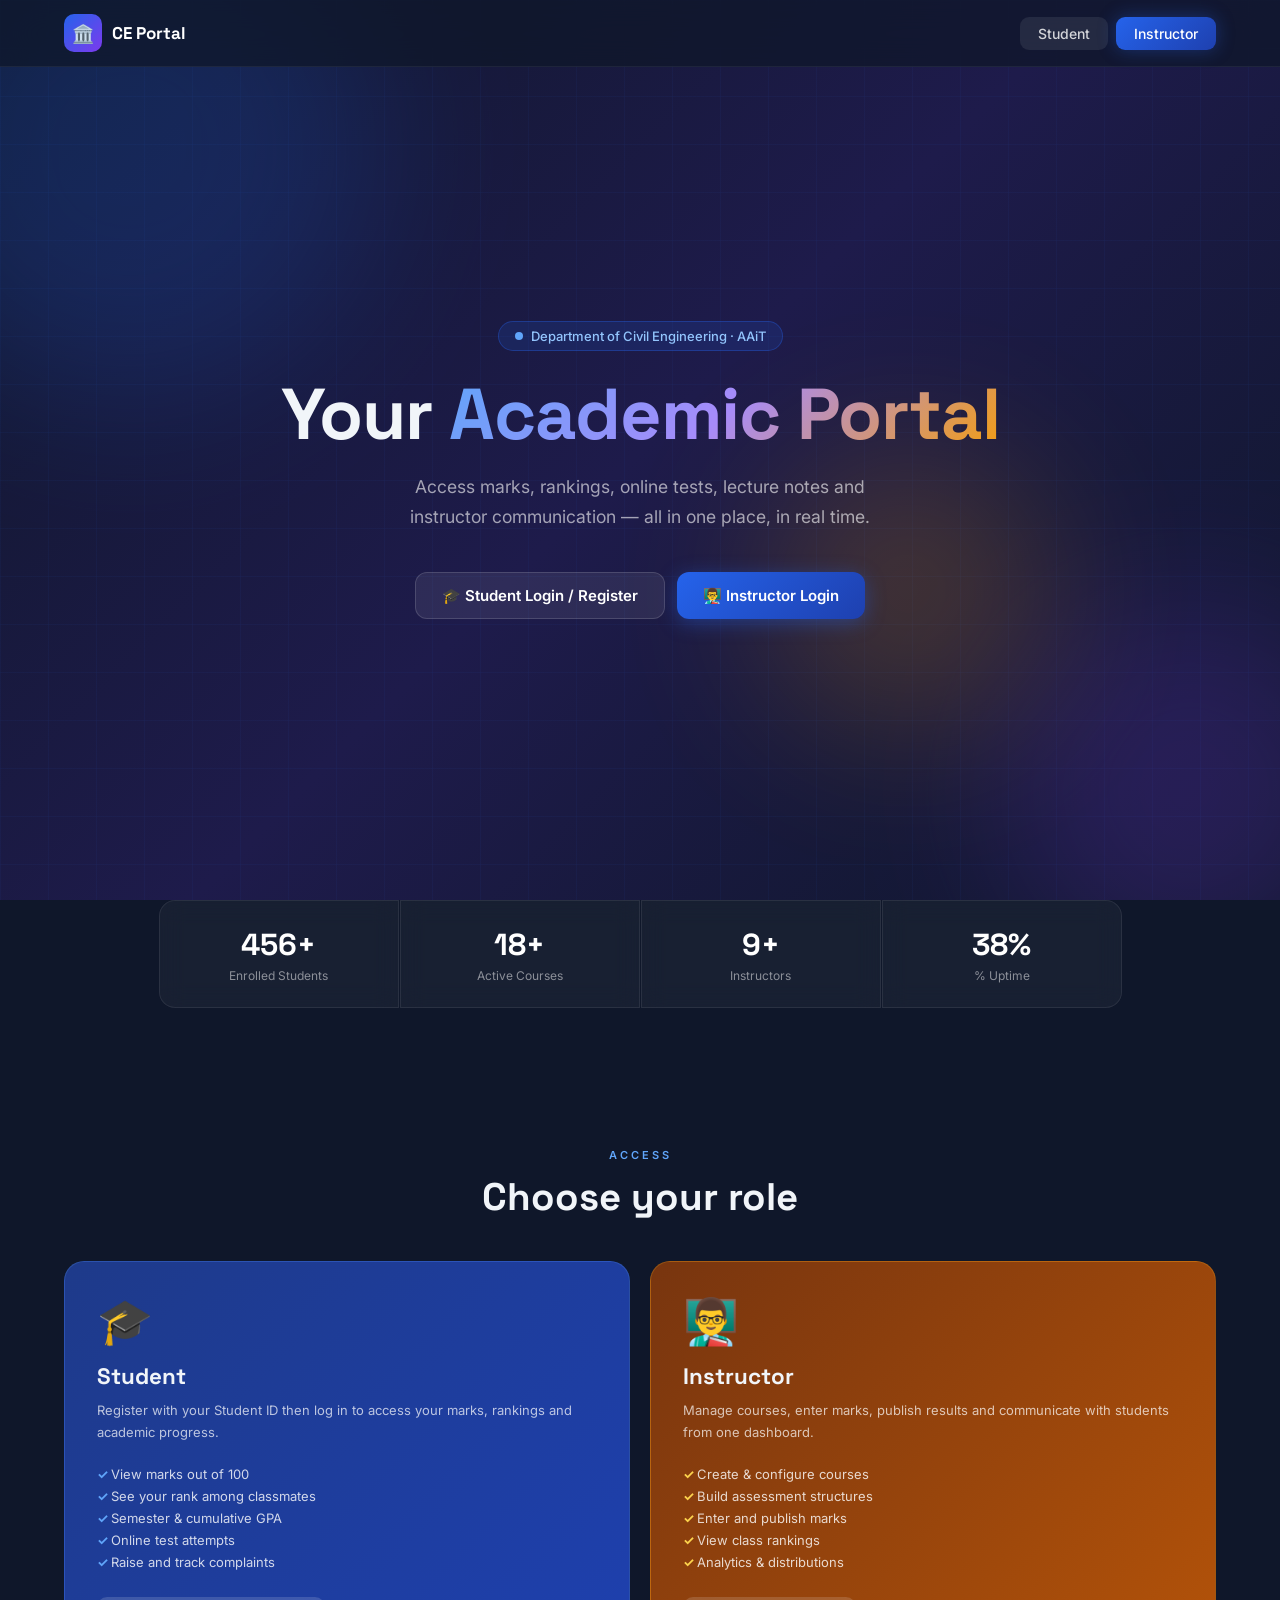
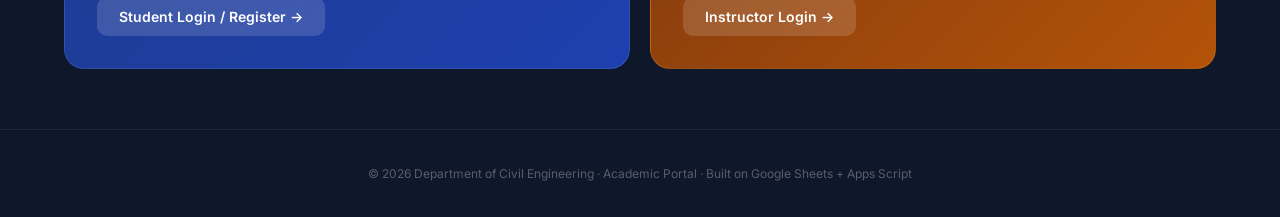
<file: instructor-dashboard.html>
<!DOCTYPE html>
<html lang="en" data-theme="dark">
<head>
  <meta charset="UTF-8" />
  <meta name="viewport" content="width=device-width, initial-scale=1.0" />
  <title>Instructor Portal · CE Department</title>
  <link rel="preconnect" href="https://fonts.googleapis.com" />
  <link href="https://fonts.googleapis.com/css2?family=Inter:wght@300;400;500;600;700&family=Space+Grotesk:wght@500;700&display=swap" rel="stylesheet" />
  <style>
    /* ══════════════════════════════════════
       TOKENS
    ══════════════════════════════════════ */
    :root {
      --blue:      #2563EB; --blue-dk: #1E40AF;
      --amber:     #F59E0B; --amber-lt:#FBBF24;
      --green:     #10B981; --red:     #EF4444;
      --purple:    #7C3AED;
      --sidebar-w: 260px;
      --topbar-h:  64px;
      --radius:    14px; --radius-sm:8px;
      --tr:        .22s ease;
    }
    [data-theme="dark"] {
      --bg:#0F172A; --bg2:#1E293B; --bg3:#334155;
      --border:rgba(255,255,255,0.08);
      --text:#F1F5F9; --text2:#94A3B8;
      --card:rgba(30,41,59,0.85); --glass:rgba(255,255,255,0.05);
    }
    [data-theme="light"] {
      --bg:#F8FAFC; --bg2:#FFFFFF; --bg3:#E2E8F0;
      --border:rgba(0,0,0,0.08);
      --text:#0F172A; --text2:#64748B;
      --card:#FFFFFF; --glass:rgba(0,0,0,0.03);
    }
    *,*::before,*::after{box-sizing:border-box;margin:0;padding:0}
    html{scroll-behavior:smooth}
    body{font-family:'Inter',sans-serif;background:var(--bg);color:var(--text);min-height:100vh;display:flex;transition:background var(--tr),color var(--tr)}

    /* ══════════════════════════════════════
       SIDEBAR
    ══════════════════════════════════════ */
    .sidebar{
      width:var(--sidebar-w);min-height:100vh;
      background:#0F172A;
      display:flex;flex-direction:column;
      position:fixed;left:0;top:0;bottom:0;z-index:50;
      transition:transform var(--tr);
      border-right:1px solid rgba(255,255,255,0.05);
    }
    .sidebar.collapsed{transform:translateX(calc(-1 * var(--sidebar-w)))}
    .sidebar-header{padding:20px 20px 0;display:flex;align-items:center;gap:10px}
    .logo{width:36px;height:36px;border-radius:9px;background:linear-gradient(135deg,#F59E0B,#B45309);display:grid;place-items:center;font-size:16px;flex-shrink:0}
    .brand-name{font-family:'Space Grotesk',sans-serif;font-weight:700;font-size:15px;color:#fff}

    .profile-card{margin:20px 12px;padding:16px;background:rgba(255,255,255,0.05);border:1px solid rgba(255,255,255,0.08);border-radius:var(--radius)}
    .profile-avatar{width:44px;height:44px;border-radius:50%;background:linear-gradient(135deg,#F59E0B,#B45309);display:grid;place-items:center;font-size:18px;margin-bottom:10px}
    .profile-name{font-size:13px;font-weight:600;color:#fff}
    .profile-id{font-size:11px;color:rgba(255,255,255,0.45);margin-top:2px}
    .profile-badge{display:inline-block;margin-top:8px;padding:2px 10px;border-radius:999px;background:rgba(245,158,11,0.20);border:1px solid rgba(245,158,11,0.35);font-size:11px;color:#FCD34D;font-weight:500}

    .sidebar-nav{flex:1;padding:8px 12px;overflow-y:auto}
    .nav-section-label{font-size:10px;font-weight:600;letter-spacing:2px;text-transform:uppercase;color:rgba(255,255,255,0.25);padding:16px 8px 6px}
    .nav-item{display:flex;align-items:center;gap:10px;padding:10px 12px;border-radius:10px;cursor:pointer;text-decoration:none;color:rgba(255,255,255,0.55);font-size:14px;font-weight:500;transition:all var(--tr);position:relative;margin-bottom:2px}
    .nav-item:hover{background:rgba(255,255,255,0.06);color:#fff}
    .nav-item.active{background:linear-gradient(135deg,rgba(245,158,11,0.20),rgba(180,83,9,0.15));color:#fff;box-shadow:0 0 0 1px rgba(245,158,11,0.3)}
    .nav-item.active::before{content:'';position:absolute;left:0;top:6px;bottom:6px;width:3px;border-radius:999px;background:linear-gradient(#F59E0B,#B45309)}
    .nav-item .icon{font-size:17px;width:22px;text-align:center;flex-shrink:0}
    .nav-badge{margin-left:auto;background:var(--red);color:#fff;font-size:10px;font-weight:700;padding:1px 7px;border-radius:999px}
    .sidebar-footer{padding:16px 12px;border-top:1px solid rgba(255,255,255,0.05)}
    .sidebar-overlay{display:none;position:fixed;inset:0;z-index:40;background:rgba(0,0,0,0.6);backdrop-filter:blur(4px)}
    .sidebar-overlay.show{display:block}

    /* ══════════════════════════════════════
       MAIN
    ══════════════════════════════════════ */
    .main{margin-left:var(--sidebar-w);flex:1;display:flex;flex-direction:column;min-height:100vh;transition:margin-left var(--tr)}
    .main.expanded{margin-left:0}

    .topbar{height:var(--topbar-h);background:var(--bg2);border-bottom:1px solid var(--border);display:flex;align-items:center;padding:0 24px;gap:16px;position:sticky;top:0;z-index:30;backdrop-filter:blur(12px)}
    .topbar-toggle{background:none;border:none;color:var(--text2);font-size:20px;cursor:pointer;padding:6px;border-radius:8px;transition:background var(--tr)}
    .topbar-toggle:hover{background:var(--glass)}
    .topbar-title{font-family:'Space Grotesk',sans-serif;font-weight:700;font-size:18px}
    .topbar-right{margin-left:auto;display:flex;align-items:center;gap:12px}
    .icon-btn{width:36px;height:36px;border-radius:10px;border:1px solid var(--border);background:var(--bg2);cursor:pointer;display:grid;place-items:center;font-size:16px;color:var(--text2);transition:all var(--tr);position:relative}
    .icon-btn:hover{background:var(--bg3);color:var(--text)}
    .notif-dot{position:absolute;top:6px;right:6px;width:8px;height:8px;border-radius:50%;background:var(--red);border:2px solid var(--bg2)}

    .page-content{padding:28px 24px;flex:1}
    .page{display:none}
    .page.active{display:block;animation:fadeIn .3s ease}
    @keyframes fadeIn{from{opacity:0;transform:translateY(8px)}to{opacity:1;transform:translateY(0)}}

    /* ══════════════════════════════════════
       STAT CARDS
    ══════════════════════════════════════ */
    .stats-grid{display:grid;grid-template-columns:repeat(auto-fit,minmax(180px,1fr));gap:16px;margin-bottom:24px}
    .stat-card{background:var(--card);border:1px solid var(--border);border-radius:var(--radius);padding:20px;position:relative;overflow:hidden;transition:transform var(--tr),box-shadow var(--tr)}
    .stat-card:hover{transform:translateY(-3px);box-shadow:0 12px 28px rgba(0,0,0,0.15)}
    .stat-card::after{content:'';position:absolute;top:0;right:0;width:80px;height:80px;border-radius:50%;opacity:.08;transform:translate(20px,-20px)}
    .stat-card.blue::after{background:var(--blue)}.stat-card.amber::after{background:var(--amber)}
    .stat-card.green::after{background:var(--green)}.stat-card.red::after{background:var(--red)}
    .stat-icon{width:40px;height:40px;border-radius:10px;display:grid;place-items:center;font-size:18px;margin-bottom:12px}
    .stat-icon.blue{background:rgba(37,99,235,0.12)}.stat-icon.amber{background:rgba(245,158,11,0.12)}
    .stat-icon.green{background:rgba(16,185,129,0.12)}.stat-icon.red{background:rgba(239,68,68,0.12)}
    .stat-value{font-family:'Space Grotesk',sans-serif;font-size:1.9rem;font-weight:700;line-height:1}
    .stat-label{font-size:13px;color:var(--text2);margin-top:4px}

    /* ══════════════════════════════════════
       PANEL
    ══════════════════════════════════════ */
    .panel{background:var(--card);border:1px solid var(--border);border-radius:var(--radius);overflow:hidden;margin-bottom:20px}
    .panel-header{padding:18px 20px;border-bottom:1px solid var(--border);display:flex;align-items:center;justify-content:space-between;flex-wrap:wrap;gap:10px}
    .panel-title{font-size:15px;font-weight:600}
    .panel-body{padding:20px}

    /* ══════════════════════════════════════
       BUTTONS
    ══════════════════════════════════════ */
    .btn{display:inline-flex;align-items:center;gap:8px;padding:10px 18px;border-radius:var(--radius-sm);font-size:14px;font-weight:600;border:none;cursor:pointer;font-family:'Inter',sans-serif;transition:all var(--tr)}
    .btn-primary{background:linear-gradient(135deg,#2563EB,#1E40AF);color:#fff}
    .btn-primary:hover{transform:translateY(-1px);box-shadow:0 4px 16px rgba(37,99,235,0.4)}
    .btn-amber{background:linear-gradient(135deg,#F59E0B,#B45309);color:#fff}
    .btn-amber:hover{transform:translateY(-1px);box-shadow:0 4px 16px rgba(245,158,11,0.4)}
    .btn-green{background:linear-gradient(135deg,#10B981,#047857);color:#fff}
    .btn-green:hover{transform:translateY(-1px);box-shadow:0 4px 16px rgba(16,185,129,0.4)}
    .btn-red{background:linear-gradient(135deg,#EF4444,#B91C1C);color:#fff}
    .btn-red:hover{transform:translateY(-1px);box-shadow:0 4px 14px rgba(239,68,68,0.4)}
    .btn-outline{background:transparent;border:1px solid var(--border);color:var(--text)}
    .btn-outline:hover{background:var(--bg3)}
    .btn-sm{padding:7px 14px;font-size:13px}
    .btn-xs{padding:5px 10px;font-size:12px;border-radius:6px}

    /* ══════════════════════════════════════
       FORMS
    ══════════════════════════════════════ */
    .form-group{margin-bottom:16px}
    .form-group label{display:block;font-size:13px;font-weight:500;color:var(--text2);margin-bottom:6px}
    .form-group input,.form-group select,.form-group textarea{width:100%;padding:10px 14px;border-radius:var(--radius-sm);background:var(--bg3);border:1px solid var(--border);color:var(--text);font-size:14px;font-family:'Inter',sans-serif;outline:none;transition:border .2s}
    .form-group input:focus,.form-group select:focus,.form-group textarea:focus{border-color:var(--blue)}
    .form-group textarea{resize:vertical;min-height:90px}
    .form-row{display:grid;grid-template-columns:1fr 1fr;gap:16px}
    .form-row-3{display:grid;grid-template-columns:1fr 1fr 1fr;gap:16px}
    @media(max-width:640px){.form-row,.form-row-3{grid-template-columns:1fr}}

    /* ══════════════════════════════════════
       TABLE
    ══════════════════════════════════════ */
    .table-wrap{overflow-x:auto}
    table{width:100%;border-collapse:collapse;font-size:14px}
    thead th{text-align:left;padding:11px 14px;color:var(--text2);font-size:12px;font-weight:600;letter-spacing:.5px;text-transform:uppercase;border-bottom:1px solid var(--border);white-space:nowrap}
    tbody td{padding:12px 14px;border-bottom:1px solid var(--border)}
    tbody tr:last-child td{border-bottom:none}
    tbody tr:hover{background:var(--glass)}
    .grade-badge{display:inline-block;padding:3px 10px;border-radius:999px;font-size:12px;font-weight:700}
    .grade-A{background:rgba(16,185,129,0.15);color:#10B981}
    .grade-B{background:rgba(37,99,235,0.15);color:#3B82F6}
    .grade-C{background:rgba(245,158,11,0.15);color:#F59E0B}
    .grade-D{background:rgba(239,68,68,0.12);color:#EF4444}
    .grade-F{background:rgba(239,68,68,0.20);color:#EF4444}

    /* ══════════════════════════════════════
       COURSE CARDS
    ══════════════════════════════════════ */
    .course-grid{display:grid;grid-template-columns:repeat(auto-fill,minmax(280px,1fr));gap:16px}
    .course-card{background:var(--card);border:1px solid var(--border);border-radius:var(--radius);padding:20px;transition:all var(--tr);position:relative}
    .course-card:hover{border-color:var(--amber);box-shadow:0 12px 28px rgba(245,158,11,0.10)}
    .course-card .code{font-size:11px;font-weight:700;color:var(--amber);letter-spacing:1px;text-transform:uppercase;margin-bottom:6px}
    .course-card .name{font-size:15px;font-weight:600;margin-bottom:4px}
    .course-card .meta{font-size:13px;color:var(--text2);margin-bottom:14px}
    .course-card .actions{display:flex;gap:8px;flex-wrap:wrap}
    .course-status{position:absolute;top:16px;right:16px;padding:3px 10px;border-radius:999px;font-size:11px;font-weight:600}
    .status-active{background:rgba(16,185,129,0.15);color:#10B981}
    .status-archived{background:rgba(100,116,139,0.15);color:#94A3B8}
    .status-draft{background:rgba(245,158,11,0.15);color:#F59E0B}

    /* ══════════════════════════════════════
       ASSESSMENT BUILDER
    ══════════════════════════════════════ */
    .assessment-list{display:flex;flex-direction:column;gap:10px}
    .assessment-row-item{
      display:grid;
      grid-template-columns:2fr 1fr 80px 80px 60px;
      gap:10px;align-items:center;
      padding:12px 16px;
      background:var(--bg3);border-radius:var(--radius-sm);
      border:1px solid var(--border);
    }
    .assessment-row-item input{background:var(--bg2);border:1px solid var(--border);color:var(--text);padding:7px 10px;border-radius:6px;font-size:13px;font-family:'Inter',sans-serif;outline:none;width:100%}
    .assessment-row-item input:focus{border-color:var(--blue)}
    .weight-sum-bar{margin-top:16px;padding:12px 16px;border-radius:var(--radius-sm);display:flex;align-items:center;gap:16px}
    .weight-sum-bar.ok{background:rgba(16,185,129,0.10);border:1px solid rgba(16,185,129,0.25)}
    .weight-sum-bar.warn{background:rgba(239,68,68,0.10);border:1px solid rgba(239,68,68,0.25)}
    .weight-sum-val{font-family:'Space Grotesk',sans-serif;font-size:1.3rem;font-weight:700}
    .weight-sum-val.ok{color:var(--green)}.weight-sum-val.warn{color:var(--red)}

    /* ══════════════════════════════════════
       STUDENT ENROLLMENT TABLE
    ══════════════════════════════════════ */
    .enroll-row{display:grid;grid-template-columns:1fr 1fr auto;gap:12px;margin-bottom:10px;align-items:center}

    /* ══════════════════════════════════════
       GRADE ENTRY
    ══════════════════════════════════════ */
    .grade-input{width:72px;padding:7px;border-radius:6px;background:var(--bg3);border:1px solid var(--border);color:var(--text);font-size:13px;text-align:center;font-family:'Inter',sans-serif;outline:none}
    .grade-input:focus{border-color:var(--blue)}
    .grade-input.over{border-color:var(--red);background:rgba(239,68,68,0.08)}

    /* ══════════════════════════════════════
       ANALYTICS CHARTS (CSS only)
    ══════════════════════════════════════ */
    .chart-grid{display:grid;grid-template-columns:1fr 1fr;gap:20px}
    @media(max-width:768px){.chart-grid{grid-template-columns:1fr}}

    .bar-chart{display:flex;align-items:flex-end;gap:6px;height:160px;padding:0 4px}
    .bar-wrap{flex:1;display:flex;flex-direction:column;align-items:center;gap:4px;height:100%}
    .bar-outer{width:100%;flex:1;background:var(--bg3);border-radius:6px 6px 0 0;display:flex;align-items:flex-end;overflow:hidden}
    .bar-inner{width:100%;border-radius:6px 6px 0 0;transition:height 1.2s ease}
    .bar-lbl{font-size:10px;color:var(--text2);white-space:nowrap}
    .bar-val{font-size:11px;font-weight:600}

    .donut-wrap{display:flex;gap:24px;align-items:center;padding:16px 0}
    .donut{width:120px;height:120px;position:relative;flex-shrink:0}
    .donut svg{position:absolute;inset:0;transform:rotate(-90deg)}
    .donut-center{position:absolute;inset:0;display:grid;place-items:center;text-align:center}
    .donut-num{font-family:'Space Grotesk',sans-serif;font-size:1.4rem;font-weight:700}
    .donut-sub{font-size:11px;color:var(--text2)}
    .legend{display:flex;flex-direction:column;gap:8px}
    .legend-item{display:flex;align-items:center;gap:8px;font-size:13px}
    .legend-dot{width:10px;height:10px;border-radius:50%;flex-shrink:0}

    /* ══════════════════════════════════════
       NOTICE & MODAL
    ══════════════════════════════════════ */
    .modal-overlay{position:fixed;inset:0;z-index:200;background:rgba(0,0,0,0.7);backdrop-filter:blur(8px);display:grid;place-items:center;padding:20px;opacity:0;pointer-events:none;transition:opacity .25s}
    .modal-overlay.open{opacity:1;pointer-events:all}
    .modal{background:var(--bg2);border:1px solid var(--border);border-radius:20px;padding:32px;width:100%;max-width:540px;transform:translateY(20px) scale(.97);transition:transform .25s;position:relative;max-height:90vh;overflow-y:auto}
    .modal-overlay.open .modal{transform:translateY(0) scale(1)}
    .modal h2{font-family:'Space Grotesk',sans-serif;font-size:1.3rem;font-weight:700;margin-bottom:6px}
    .modal p{font-size:14px;color:var(--text2);margin-bottom:20px}
    .modal-close{position:absolute;top:16px;right:16px;background:rgba(255,255,255,0.08);border:none;color:var(--text);width:32px;height:32px;border-radius:8px;cursor:pointer;font-size:18px;display:grid;place-items:center}
    .modal-close:hover{background:var(--bg3)}

    /* ══════════════════════════════════════
       MISC
    ══════════════════════════════════════ */
    .tab-bar{display:flex;gap:4px;padding:4px;background:var(--bg3);border-radius:10px;margin-bottom:20px;width:fit-content}
    .tab-btn{padding:8px 18px;border-radius:8px;border:none;background:transparent;color:var(--text2);font-size:14px;font-weight:500;cursor:pointer;transition:all var(--tr);font-family:'Inter',sans-serif}
    .tab-btn.active{background:var(--bg2);color:var(--text);box-shadow:0 1px 4px rgba(0,0,0,0.2)}

    .progress-bar{height:8px;background:var(--bg3);border-radius:999px;overflow:hidden}
    .progress-fill{height:100%;border-radius:999px;background:linear-gradient(90deg,#2563EB,#7C3AED);transition:width 1s ease}

    .tag{display:inline-block;padding:3px 10px;border-radius:999px;font-size:12px;font-weight:600}
    .tag-blue{background:rgba(37,99,235,0.15);color:#60A5FA}
    .tag-green{background:rgba(16,185,129,0.15);color:#10B981}
    .tag-red{background:rgba(239,68,68,0.12);color:#EF4444}
    .tag-amber{background:rgba(245,158,11,0.15);color:#F59E0B}

    .toast{position:fixed;bottom:24px;right:24px;z-index:999;padding:12px 20px;border-radius:var(--radius-sm);background:#1E293B;border:1px solid rgba(255,255,255,0.10);color:#fff;font-size:14px;font-weight:500;box-shadow:0 8px 24px rgba(0,0,0,0.3);transform:translateY(80px);opacity:0;transition:all .3s ease}
    .toast.show{transform:translateY(0);opacity:1}

    .content-grid-2{display:grid;grid-template-columns:1fr 320px;gap:20px}
    @media(max-width:1024px){.content-grid-2{grid-template-columns:1fr}}

    @media(max-width:768px){
      .sidebar{transform:translateX(calc(-1 * var(--sidebar-w)))}
      .sidebar.mobile-open{transform:translateX(0)}
      .main{margin-left:0 !important}
      .page-content{padding:16px}
      .stats-grid{grid-template-columns:repeat(2,1fr)}
      .assessment-row-item{grid-template-columns:1fr 80px 60px}
      .assessment-row-item .col-max,.assessment-row-item .col-order{display:none}
    }
  </style>
</head>
<body>

<div class="sidebar-overlay" id="overlay" onclick="toggleSidebar()"></div>

<!-- ═══════════ SIDEBAR ═══════════ -->
<aside class="sidebar" id="sidebar">
  <div class="sidebar-header">
    <div class="logo">👨‍🏫</div>
    <span class="brand-name">CE Instructor</span>
  </div>

  <div class="profile-card">
    <div class="profile-avatar">👨‍🏫</div>
    <div class="profile-name" id="sb-name">Loading…</div>
    <div class="profile-id"  id="sb-id">INS/—/—</div>
    <div class="profile-badge">Instructor</div>
  </div>

  <nav class="sidebar-nav">
    <div class="nav-section-label">Main</div>
    <a class="nav-item active" onclick="showPage('dashboard',this)"><span class="icon">🏠</span> Dashboard</a>
    <a class="nav-item" onclick="showPage('courses',this)"><span class="icon">📚</span> My Courses</a>
    <a class="nav-item" onclick="showPage('grades',this)"><span class="icon">📊</span> Grade Entry</a>
    <a class="nav-item" onclick="showPage('tests',this)"><span class="icon">📝</span> Upload Tests</a>
    <a class="nav-item" onclick="showPage('notes',this)"><span class="icon">📁</span> Lecture Notes</a>
    <a class="nav-item" onclick="showPage('analytics',this)"><span class="icon">📈</span> Analytics</a>

    <div class="nav-section-label">Communication</div>
    <a class="nav-item" onclick="showPage('complaints',this)">
      <span class="icon">📨</span> Complaints
      <span class="nav-badge" id="complaint-badge">2</span>
    </a>
    <a class="nav-item" onclick="showPage('notices',this)"><span class="icon">📢</span> Send Notices</a>
    <a class="nav-item" onclick="showPage('notifications',this)"><span class="icon">🔔</span> Notifications</a>

    <div class="nav-section-label">More</div>
    <a class="nav-item" onclick="showPage('settings',this)"><span class="icon">⚙️</span> Settings</a>
    <a class="nav-item" href="https://t.me/" target="_blank"><span class="icon">✈️</span> Telegram Bot</a>
  </nav>

  <div class="sidebar-footer">
    <a class="nav-item" onclick="logout()"><span class="icon">🚪</span> Logout</a>
  </div>
</aside>

<!-- ═══════════ MAIN ═══════════ -->
<div class="main" id="main">
  <header class="topbar">
    <button class="topbar-toggle" onclick="toggleSidebar()">☰</button>
    <span class="topbar-title" id="page-title">Dashboard</span>
    <div class="topbar-right">
      <button class="icon-btn" onclick="showPage('notifications',null)">🔔<span class="notif-dot"></span></button>
      <button class="icon-btn" onclick="toggleTheme()" title="Toggle theme">🌙</button>
    </div>
  </header>

  <div class="page-content">

    <!-- ════ PAGE: DASHBOARD ════ -->
    <div class="page active" id="page-dashboard">
      <div class="stats-grid">
        <div class="stat-card amber">
          <div class="stat-icon amber">👥</div>
          <div class="stat-value" id="d-students">—</div>
          <div class="stat-label">Total Students</div>
        </div>
        <div class="stat-card blue">
          <div class="stat-icon blue">📚</div>
          <div class="stat-value" id="d-courses">—</div>
          <div class="stat-label">Active Courses</div>
        </div>
        <div class="stat-card red">
          <div class="stat-icon red">📨</div>
          <div class="stat-value" id="d-complaints">—</div>
          <div class="stat-label">Pending Complaints</div>
        </div>
        <div class="stat-card green">
          <div class="stat-icon green">📝</div>
          <div class="stat-value" id="d-tests">—</div>
          <div class="stat-label">Uploaded Tests</div>
        </div>
      </div>

      <div class="content-grid-2">
        <div>
          <!-- Recent activity -->
          <div class="panel">
            <div class="panel-header">
              <span class="panel-title">Recent Activity</span>
            </div>
            <div class="panel-body" id="recent-activity"></div>
          </div>

          <!-- Quick grade overview -->
          <div class="panel">
            <div class="panel-header">
              <span class="panel-title">Grade Distribution — All Courses</span>
            </div>
            <div class="panel-body">
              <div class="bar-chart" id="dash-bar-chart"></div>
            </div>
          </div>
        </div>

        <div>
          <!-- Quick actions -->
          <div class="panel">
            <div class="panel-header"><span class="panel-title">Quick Actions</span></div>
            <div class="panel-body" style="display:flex;flex-direction:column;gap:10px">
              <button class="btn btn-amber" style="width:100%;justify-content:center" onclick="openModal('modal-create-course')">➕ Create New Course</button>
              <button class="btn btn-primary" style="width:100%;justify-content:center" onclick="showPage('grades',null)">📊 Enter Grades</button>
              <button class="btn btn-green" style="width:100%;justify-content:center" onclick="openModal('modal-notice')">📢 Send Notice</button>
              <button class="btn btn-outline" style="width:100%;justify-content:center" onclick="showPage('analytics',null)">📈 View Analytics</button>
            </div>
          </div>

          <!-- Pending complaints -->
          <div class="panel">
            <div class="panel-header">
              <span class="panel-title">Pending Complaints</span>
              <a class="panel-link" style="font-size:13px;color:var(--amber);text-decoration:none;font-weight:500;cursor:pointer" onclick="showPage('complaints',null)">View all →</a>
            </div>
            <div class="panel-body" id="dash-complaints"></div>
          </div>
        </div>
      </div>
    </div>

    <!-- ════ PAGE: MY COURSES ════ -->
    <div class="page" id="page-courses">
      <div style="display:flex;justify-content:space-between;align-items:center;margin-bottom:20px;flex-wrap:wrap;gap:12px">
        <div class="tab-bar">
          <button class="tab-btn active" onclick="filterCourses('active',this)">Active</button>
          <button class="tab-btn" onclick="filterCourses('archived',this)">Archived</button>
          <button class="tab-btn" onclick="filterCourses('all',this)">All</button>
        </div>
        <button class="btn btn-amber" onclick="openModal('modal-create-course')">➕ Create Course</button>
      </div>
      <div class="course-grid" id="courses-grid"></div>
    </div>

    <!-- ════ PAGE: GRADE ENTRY ════ -->
    <div class="page" id="page-grades">
      <div class="panel">
        <div class="panel-header">
          <span class="panel-title">Grade Entry</span>
          <div style="display:flex;gap:10px;align-items:center">
            <select id="grade-course-select" style="padding:8px 12px;border-radius:8px;background:var(--bg3);border:1px solid var(--border);color:var(--text);font-size:14px;outline:none" onchange="loadGradeTable()">
              <option value="">— Select Course —</option>
            </select>
            <button class="btn btn-green btn-sm" onclick="saveGrades()">💾 Save Grades</button>
            <button class="btn btn-outline btn-sm" onclick="publishGrades()">📢 Publish</button>
            <button class="btn btn-outline btn-sm" onclick="exportGrades()">⬇ Export</button>
          </div>
        </div>
        <div class="panel-body">
          <div class="table-wrap" id="grade-table-wrap">
            <p style="color:var(--text2);font-size:14px">Select a course above to load the grade sheet.</p>
          </div>
        </div>
      </div>
    </div>

    <!-- ════ PAGE: UPLOAD TESTS ════ -->
    <div class="page" id="page-tests">
      <div class="content-grid-2">
        <div>
          <div class="panel">
            <div class="panel-header"><span class="panel-title">Create Online Test</span></div>
            <div class="panel-body">
              <div class="form-row">
                <div class="form-group">
                  <label>Test Title</label>
                  <input type="text" id="test-title" placeholder="e.g. Quiz 2 — Highway Engineering" />
                </div>
                <div class="form-group">
                  <label>Course</label>
                  <select id="test-course-sel">
                    <option value="">— Select —</option>
                  </select>
                </div>
              </div>
              <div class="form-row">
                <div class="form-group">
                  <label>Date & Time</label>
                  <input type="datetime-local" id="test-date" />
                </div>
                <div class="form-group">
                  <label>Duration (minutes)</label>
                  <input type="number" id="test-duration" placeholder="45" />
                </div>
              </div>
              <div class="form-group">
                <label>Instructions</label>
                <textarea id="test-instructions" placeholder="Rules, allowed materials, notes for students…"></textarea>
              </div>
              <div id="questions-wrap" style="margin-bottom:16px"></div>
              <div style="display:flex;gap:10px;flex-wrap:wrap">
                <button class="btn btn-outline btn-sm" onclick="addQuestion()">➕ Add Question</button>
                <button class="btn btn-amber" onclick="saveTest()">💾 Save Test</button>
              </div>
            </div>
          </div>
        </div>
        <div>
          <div class="panel">
            <div class="panel-header"><span class="panel-title">Existing Tests</span></div>
            <div class="panel-body" id="existing-tests"></div>
          </div>
        </div>
      </div>
    </div>

    <!-- ════ PAGE: LECTURE NOTES ════ -->
    <div class="page" id="page-notes">
      <div class="content-grid-2">
        <div>
          <div class="panel">
            <div class="panel-header"><span class="panel-title">Upload Resource</span></div>
            <div class="panel-body">
              <div class="form-group">
                <label>Course</label>
                <select id="notes-course-sel">
                  <option value="">— Select Course —</option>
                </select>
              </div>
              <div class="form-group">
                <label>Resource Title</label>
                <input type="text" id="notes-title" placeholder="e.g. Chapter 5 — Pavement Design" />
              </div>
              <div class="form-group">
                <label>Google Drive Link or URL</label>
                <input type="url" id="notes-url" placeholder="https://drive.google.com/…" />
              </div>
              <div class="form-group">
                <label>Type</label>
                <select id="notes-type">
                  <option>PDF</option>
                  <option>Slides (PPTX)</option>
                  <option>Video</option>
                  <option>Other</option>
                </select>
              </div>
              <button class="btn btn-amber" onclick="uploadNote()">⬆ Upload Resource</button>
            </div>
          </div>
        </div>
        <div>
          <div class="panel">
            <div class="panel-header"><span class="panel-title">Uploaded Resources</span></div>
            <div class="panel-body" id="notes-list"></div>
          </div>
        </div>
      </div>
    </div>

    <!-- ════ PAGE: ANALYTICS ════ -->
    <div class="page" id="page-analytics">
      <div style="margin-bottom:16px">
        <select id="analytics-course-sel" style="padding:9px 14px;border-radius:8px;background:var(--bg3);border:1px solid var(--border);color:var(--text);font-size:14px;outline:none" onchange="renderAnalytics()">
          <option value="all">All Courses</option>
        </select>
      </div>

      <div class="stats-grid" style="margin-bottom:24px">
        <div class="stat-card blue"><div class="stat-icon blue">🎯</div><div class="stat-value" id="an-avg">—</div><div class="stat-label">Class Average</div></div>
        <div class="stat-card green"><div class="stat-icon green">✅</div><div class="stat-value" id="an-pass">—</div><div class="stat-label">Pass Rate</div></div>
        <div class="stat-card red"><div class="stat-icon red">❌</div><div class="stat-value" id="an-fail">—</div><div class="stat-label">Fail Rate</div></div>
        <div class="stat-card amber"><div class="stat-icon amber">🏆</div><div class="stat-value" id="an-top">—</div><div class="stat-label">Top Score</div></div>
      </div>

      <div class="chart-grid">
        <div class="panel">
          <div class="panel-header"><span class="panel-title">Grade Distribution</span></div>
          <div class="panel-body">
            <div class="bar-chart" id="an-bar-chart"></div>
          </div>
        </div>
        <div class="panel">
          <div class="panel-header"><span class="panel-title">Pass / Fail</span></div>
          <div class="panel-body">
            <div class="donut-wrap" id="an-donut-wrap"></div>
          </div>
        </div>
      </div>

      <div class="chart-grid" style="margin-top:20px">
        <div class="panel">
          <div class="panel-header"><span class="panel-title">Top 5 Students</span></div>
          <div class="panel-body" id="an-top-students"></div>
        </div>
        <div class="panel">
          <div class="panel-header"><span class="panel-title">Bottom 5 Students</span></div>
          <div class="panel-body" id="an-bottom-students"></div>
        </div>
      </div>
    </div>

    <!-- ════ PAGE: COMPLAINTS ════ -->
    <div class="page" id="page-complaints">
      <div class="panel">
        <div class="panel-header"><span class="panel-title">Student Complaints</span></div>
        <div class="panel-body" id="complaints-body"></div>
      </div>
    </div>

    <!-- ════ PAGE: SEND NOTICES ════ -->
    <div class="page" id="page-notices">
      <div class="content-grid-2">
        <div>
          <div class="panel">
            <div class="panel-header"><span class="panel-title">Compose Notice</span></div>
            <div class="panel-body">
              <div class="form-group">
                <label>Target Audience</label>
                <select id="notice-target">
                  <option>All Students</option>
                  <option>CE401 — Highway Engineering</option>
                  <option>CE402 — Structural Analysis</option>
                  <option>CE403 — Geotechnical Engineering</option>
                  <option>CE404 — Fluid Mechanics</option>
                </select>
              </div>
              <div class="form-group">
                <label>Title</label>
                <input type="text" id="notice-title" placeholder="Notice title…" />
              </div>
              <div class="form-group">
                <label>Message</label>
                <textarea id="notice-body" style="min-height:140px" placeholder="Write your notice here…"></textarea>
              </div>
              <div style="display:flex;gap:10px;align-items:center;margin-bottom:16px">
                <label style="display:flex;align-items:center;gap:8px;font-size:14px;cursor:pointer">
                  <input type="checkbox" id="notice-telegram" checked style="accent-color:var(--blue)"> Send via Telegram
                </label>
                <label style="display:flex;align-items:center;gap:8px;font-size:14px;cursor:pointer">
                  <input type="checkbox" id="notice-portal" checked style="accent-color:var(--blue)"> Send via Portal
                </label>
              </div>
              <button class="btn btn-amber" onclick="sendNotice()">📢 Send Notice</button>
            </div>
          </div>
        </div>
        <div>
          <div class="panel">
            <div class="panel-header"><span class="panel-title">Sent Notices</span></div>
            <div class="panel-body" id="notices-history"></div>
          </div>
        </div>
      </div>
    </div>

    <!-- ════ PAGE: NOTIFICATIONS ════ -->
    <div class="page" id="page-notifications">
      <div class="panel">
        <div class="panel-header">
          <span class="panel-title">Notifications</span>
          <button class="btn btn-outline btn-sm" onclick="markAllRead()">Mark all read</button>
        </div>
        <div class="panel-body" id="notif-body"></div>
      </div>
    </div>

    <!-- ════ PAGE: SETTINGS ════ -->
    <div class="page" id="page-settings">
      <div class="panel" style="max-width:520px">
        <div class="panel-header"><span class="panel-title">Account Settings</span></div>
        <div class="panel-body">
          <div class="form-group"><label>Full Name</label><input type="text" id="set-name" /></div>
          <div class="form-group"><label>Email</label><input type="email" id="set-email" /></div>
          <div class="form-group"><label>Telegram Username</label><input type="text" id="set-tg" placeholder="@username" /></div>
          <div class="form-group"><label>Department</label><input type="text" value="Civil Engineering" readonly /></div>
          <div class="form-group"><label>New Password</label><input type="password" id="set-pw" placeholder="Leave blank to keep current" /></div>
          <div style="display:flex;gap:10px;align-items:center;margin-bottom:20px">
            <label style="font-size:14px;color:var(--text2)">Dark Mode</label>
            <button class="btn btn-outline btn-sm" onclick="toggleTheme()">Toggle</button>
          </div>
          <button class="btn btn-amber" onclick="saveSettings()">💾 Save Changes</button>
        </div>
      </div>
    </div>

  </div><!-- /page-content -->
</div><!-- /main -->

<!-- ═══════════ MODALS ═══════════ -->

<!-- Create / Edit Course Modal -->
<div class="modal-overlay" id="modal-create-course">
  <div class="modal">
    <button class="modal-close" onclick="closeModal('modal-create-course')">✕</button>
    <h2 id="course-modal-title">Create New Course</h2>
    <p>Fill in the course details. A Google Sheet tab will be created automatically.</p>
    <input type="hidden" id="edit-course-idx" value="-1" />
    <div class="form-row">
      <div class="form-group"><label>Course Code *</label><input type="text" id="c-code" placeholder="CE401" /></div>
      <div class="form-group"><label>Credit Hours *</label><input type="number" id="c-credits" placeholder="4" min="1" max="6" /></div>
    </div>
    <div class="form-group"><label>Course Name *</label><input type="text" id="c-name" placeholder="Highway Engineering" /></div>
    <div class="form-row">
      <div class="form-group"><label>Semester</label><select id="c-semester"><option>1</option><option>2</option></select></div>
      <div class="form-group"><label>Academic Year</label><input type="text" id="c-year" value="2026" /></div>
    </div>
    <div class="form-group"><label>Department</label><input type="text" id="c-dept" value="Civil Engineering" /></div>
    <div style="display:flex;gap:10px;margin-top:8px">
      <button class="btn btn-amber" style="flex:1;justify-content:center" onclick="saveCourse()">💾 Save Course</button>
      <button class="btn btn-outline" onclick="closeModal('modal-create-course')">Cancel</button>
    </div>
  </div>
</div>

<!-- Assessment Builder Modal -->
<div class="modal-overlay" id="modal-assessments">
  <div class="modal" style="max-width:680px">
    <button class="modal-close" onclick="closeModal('modal-assessments')">✕</button>
    <h2 id="assess-modal-title">Assessment Builder</h2>
    <p id="assess-modal-sub">Define assessments and their weights. Total must equal 100%.</p>

    <div style="margin-bottom:16px;display:flex;gap:10px;flex-wrap:wrap">
      <button class="btn btn-outline btn-sm" onclick="addAssessmentRow()">➕ Add Assessment</button>
      <button class="btn btn-outline btn-sm" onclick="addPreset('standard')">📋 Standard Preset</button>
      <button class="btn btn-outline btn-sm" onclick="addPreset('lab')">🔬 Lab Preset</button>
    </div>

    <!-- header row -->
    <div class="assessment-row-item" style="background:var(--bg2);font-size:12px;font-weight:600;color:var(--text2)">
      <span>Assessment Name</span>
      <span>Weight (%)</span>
      <span class="col-max">Max Score</span>
      <span class="col-order">Order</span>
      <span></span>
    </div>
    <div class="assessment-list" id="assessment-list"></div>

    <div class="weight-sum-bar warn" id="weight-sum-bar" style="margin-top:16px">
      <div>
        <div class="weight-sum-val warn" id="weight-sum-val">0%</div>
        <div style="font-size:12px;color:var(--text2)">Total Weight</div>
      </div>
      <div style="flex:1">
        <div class="progress-bar"><div class="progress-fill" id="weight-progress" style="width:0%"></div></div>
      </div>
      <div id="weight-msg" style="font-size:13px;font-weight:500;color:var(--red)">⚠ Must equal 100%</div>
    </div>

    <div style="display:flex;gap:10px;margin-top:20px">
      <button class="btn btn-amber" style="flex:1;justify-content:center" onclick="saveAssessments()">💾 Save Assessments</button>
      <button class="btn btn-outline" onclick="closeModal('modal-assessments')">Cancel</button>
    </div>
  </div>
</div>

<!-- Student Enrollment Modal -->
<div class="modal-overlay" id="modal-enroll">
  <div class="modal">
    <button class="modal-close" onclick="closeModal('modal-enroll')">✕</button>
    <h2 id="enroll-modal-title">Enroll Students</h2>
    <p>Add students individually or paste bulk data.</p>
    <div class="tab-bar" style="margin-bottom:16px">
      <button class="tab-btn active" onclick="switchEnrollTab('single',this)">Single</button>
      <button class="tab-btn" onclick="switchEnrollTab('bulk',this)">Bulk Import</button>
    </div>
    <div id="enroll-single">
      <div class="enroll-row">
        <div class="form-group" style="margin:0"><input type="text" id="enroll-id" placeholder="Student ID (e.g. UGR/82533/16)" /></div>
        <div class="form-group" style="margin:0"><input type="text" id="enroll-name" placeholder="Full Name" /></div>
        <button class="btn btn-amber btn-sm" onclick="addStudent()">Add</button>
      </div>
    </div>
    <div id="enroll-bulk" style="display:none">
      <div class="form-group">
        <label>Paste CSV (StudentID, Full Name — one per line)</label>
        <textarea id="bulk-csv" style="min-height:120px;font-family:monospace;font-size:13px" placeholder="UGR/82533/16, Abomsa Dida Wake&#10;UGR/82534/16, Student B&#10;UGR/82535/16, Student C"></textarea>
      </div>
      <button class="btn btn-amber" onclick="importBulk()">⬆ Import</button>
    </div>
    <div id="enrolled-list" style="margin-top:16px;max-height:220px;overflow-y:auto"></div>
  </div>
</div>

<!-- Send Notice Modal (shortcut from dashboard) -->
<div class="modal-overlay" id="modal-notice">
  <div class="modal">
    <button class="modal-close" onclick="closeModal('modal-notice')">✕</button>
    <h2>Send Quick Notice</h2>
    <p>Broadcast to students via portal and Telegram.</p>
    <div class="form-group"><label>Title</label><input type="text" id="qn-title" placeholder="Notice title…" /></div>
    <div class="form-group"><label>Message</label><textarea id="qn-body" style="min-height:100px" placeholder="Your message…"></textarea></div>
    <div style="display:flex;gap:10px">
      <button class="btn btn-amber" style="flex:1;justify-content:center" onclick="sendQuickNotice()">📢 Send</button>
      <button class="btn btn-outline" onclick="closeModal('modal-notice')">Cancel</button>
    </div>
  </div>
</div>

<div class="toast" id="toast"></div>

<!-- ═══════════ SCRIPTS ═══════════ -->
<script>
/* ────────────────────────────────────────────
   CONFIG
──────────────────────────────────────────── */
const SCRIPT_URL = localStorage.getItem('script_url') || 'YOUR_APPS_SCRIPT_URL_HERE';

/* ────────────────────────────────────────────
   AUTH GUARD
──────────────────────────────────────────── */
const role   = sessionStorage.getItem('portal_role');
const token  = sessionStorage.getItem('portal_token');
const userId = sessionStorage.getItem('portal_user');
if (role !== 'instructor') window.location.href = 'index.html';

/* ────────────────────────────────────────────
   STATE
──────────────────────────────────────────── */
let state = {
  instructor: { name: 'Dr. Instructor', id: userId || 'INS/001/24' },
  courses: [
    {
      code:'CE401', name:'Highway Engineering', credits:4, semester:2, year:2026,
      dept:'Civil Engineering', status:'active',
      assessments:[
        {name:'Assignment 1', weight:5,  max:100},
        {name:'Assignment 2', weight:5,  max:100},
        {name:'Quiz 1',       weight:10, max:100},
        {name:'Quiz 2',       weight:10, max:100},
        {name:'Mid Exam',     weight:20, max:100},
        {name:'Project',      weight:10, max:100},
        {name:'Final Exam',   weight:40, max:100},
      ],
      students:[
        {id:'UGR/82533/16', name:'Abomsa Dida Wake',  scores:[85,80,72,68,75,90,78]},
        {id:'UGR/82534/16', name:'Birtukan Haile',    scores:[90,88,85,80,87,92,89]},
        {id:'UGR/82535/16', name:'Chala Gemechu',     scores:[60,55,50,48,55,70,52]},
        {id:'UGR/82536/16', name:'Dereje Tadesse',    scores:[78,82,70,75,72,80,76]},
        {id:'UGR/82537/16', name:'Enat Bekele',       scores:[95,92,90,88,94,96,93]},
        {id:'UGR/82538/16', name:'Fekadu Solomon',    scores:[45,50,48,40,44,60,42]},
        {id:'UGR/82539/16', name:'Girma Wolde',       scores:[70,72,68,65,74,75,71]},
      ]
    },
    {
      code:'CE402', name:'Structural Analysis', credits:4, semester:2, year:2026,
      dept:'Civil Engineering', status:'active',
      assessments:[
        {name:'Assignment 1', weight:5,  max:100},
        {name:'Assignment 2', weight:5,  max:100},
        {name:'Quiz 1',       weight:10, max:100},
        {name:'Mid Exam',     weight:20, max:100},
        {name:'Final Exam',   weight:60, max:100},
      ],
      students:[
        {id:'UGR/82533/16', name:'Abomsa Dida Wake', scores:[90,88,82,86,85]},
        {id:'UGR/82534/16', name:'Birtukan Haile',   scores:[92,94,88,91,90]},
        {id:'UGR/82535/16', name:'Chala Gemechu',    scores:[55,58,50,54,51]},
      ]
    },
    {
      code:'CE403', name:'Geotechnical Engineering', credits:3, semester:2, year:2026,
      dept:'Civil Engineering', status:'active',
      assessments:[
        {name:'Assignment 1', weight:10, max:100},
        {name:'Quiz 1',       weight:10, max:100},
        {name:'Mid Exam',     weight:30, max:100},
        {name:'Final Exam',   weight:50, max:100},
      ],
      students:[
        {id:'UGR/82533/16', name:'Abomsa Dida Wake', scores:[70,60,62,66]},
        {id:'UGR/82534/16', name:'Birtukan Haile',   scores:[80,78,82,79]},
      ]
    },
  ],
  complaints:[
    {id:'C001', student:'Abomsa Dida Wake', sid:'UGR/82533/16', course:'CE401', assessment:'Quiz 2', score:68, expected:75, reason:'I believe my paper was marked incorrectly on question 3.', status:'pending', date:'Mar 12, 2026'},
    {id:'C002', student:'Chala Gemechu',    sid:'UGR/82535/16', course:'CE402', assessment:'Assignment 1', score:55, expected:70, reason:'My submission was marked late due to a portal error.', status:'pending', date:'Mar 10, 2026'},
    {id:'C003', student:'Girma Wolde',      sid:'UGR/82539/16', course:'CE401', assessment:'Mid Exam', score:74, expected:78, reason:'One question was graded with wrong answer key.', status:'resolved', date:'Mar 5, 2026'},
  ],
  notifications:[
    {type:'grade', title:'Grade published — CE401 Final Exam', time:'1h ago', read:false},
    {type:'complaint', title:'New complaint from Abomsa Dida Wake', time:'3h ago', read:false},
    {type:'system', title:'System maintenance — Saturday 2am', time:'1d ago', read:true},
  ],
  tests:[
    {title:'Quiz 2 — Highway Engineering', course:'CE401', date:'Mar 20, 2026', duration:'45 min', status:'upcoming', students:7},
    {title:'Mid Exam — Structural Analysis', course:'CE402', date:'Mar 3, 2026', duration:'90 min', status:'completed', students:3},
  ],
  notes:[
    {course:'CE401', title:'Chapter 5 — Pavement Design.pdf', url:'#', type:'PDF', date:'Mar 10'},
    {course:'CE402', title:'Structural Analysis Module 3.pdf', url:'#', type:'PDF', date:'Mar 8'},
  ],
  activeAssessmentCourse: null,
  activeEnrollCourse: null,
};

/* ────────────────────────────────────────────
   GRADING HELPERS
──────────────────────────────────────────── */
function calcTotal(assessments, scores) {
  let total = 0;
  assessments.forEach((a,i) => {
    total += ((scores[i] || 0) / a.max) * a.weight;
  });
  return Math.round(total * 10) / 10;
}
function getGrade(pct) {
  if (pct >= 90) return {letter:'A',  gp:4.00};
  if (pct >= 85) return {letter:'A-', gp:3.75};
  if (pct >= 80) return {letter:'B+', gp:3.50};
  if (pct >= 75) return {letter:'B',  gp:3.00};
  if (pct >= 70) return {letter:'B-', gp:2.75};
  if (pct >= 65) return {letter:'C+', gp:2.50};
  if (pct >= 60) return {letter:'C',  gp:2.00};
  if (pct >= 50) return {letter:'D',  gp:1.00};
  return {letter:'F', gp:0.00};
}
function gradeClass(l){ return l.startsWith('A')?'grade-A':l.startsWith('B')?'grade-B':l.startsWith('C')?'grade-C':l==='D'?'grade-D':'grade-F'; }

/* ────────────────────────────────────────────
   INIT
──────────────────────────────────────────── */
window.addEventListener('DOMContentLoaded', () => {
  document.getElementById('sb-name').textContent = state.instructor.name;
  document.getElementById('sb-id').textContent   = state.instructor.id;
  populateCourseSelects();
  renderDashboard();
  renderCourses();
  renderComplaints();
  renderNotifications();
  renderTests();
  renderNotes();
  renderNoticeHistory();
  renderAnalytics();

  // Try fetch from API
  fetchFromAPI();
});

async function fetchFromAPI() {
  try {
    const res = await fetch(`${SCRIPT_URL}?action=getInstructorCourses&instructorId=${encodeURIComponent(userId)}&token=${token}`);
    const data = await res.json();
    if (data.success && data.courses) {
      state.courses = data.courses;
      populateCourseSelects();
      renderDashboard();
      renderCourses();
    }
  } catch { /* use demo data */ }
}

/* ────────────────────────────────────────────
   POPULATE SELECTS
──────────────────────────────────────────── */
function populateCourseSelects() {
  const ids = ['grade-course-select','test-course-sel','notes-course-sel','analytics-course-sel'];
  ids.forEach(id => {
    const el = document.getElementById(id);
    if (!el) return;
    const prev = el.value;
    const isAnalytics = id === 'analytics-course-sel';
    el.innerHTML = isAnalytics ? '<option value="all">All Courses</option>' : '<option value="">— Select Course —</option>';
    state.courses.forEach((c,i) => {
      el.innerHTML += `<option value="${i}">${c.code} — ${c.name}</option>`;
    });
    if (prev) el.value = prev;
  });

  // notice target
  const nt = document.getElementById('notice-target');
  if (nt) {
    nt.innerHTML = '<option>All Students</option>';
    state.courses.forEach(c => nt.innerHTML += `<option>${c.code} — ${c.name}</option>`);
  }
}

/* ────────────────────────────────────────────
   DASHBOARD
──────────────────────────────────────────── */
function renderDashboard() {
  const totalStudents = [...new Set(state.courses.flatMap(c => c.students.map(s=>s.id)))].length;
  const activeCourses = state.courses.filter(c=>c.status==='active').length;
  const pendingComplaints = state.complaints.filter(c=>c.status==='pending').length;

  document.getElementById('d-students').textContent   = totalStudents;
  document.getElementById('d-courses').textContent    = activeCourses;
  document.getElementById('d-complaints').textContent = pendingComplaints;
  document.getElementById('d-tests').textContent      = state.tests.length;
  document.getElementById('complaint-badge').textContent = pendingComplaints;

  // Recent activity
  const activities = [
    {icon:'📊', text:'Grades published for CE401 Final Exam', time:'1h ago'},
    {icon:'📚', text:'New resource uploaded for CE402', time:'3h ago'},
    {icon:'📨', text:'2 new complaints received', time:'5h ago'},
    {icon:'👥', text:'3 students enrolled in CE403', time:'1d ago'},
  ];
  document.getElementById('recent-activity').innerHTML = activities.map(a => `
    <div style="display:flex;gap:12px;padding:10px 0;border-bottom:1px solid var(--border);align-items:center">
      <div style="width:36px;height:36px;border-radius:10px;background:var(--bg3);display:grid;place-items:center;font-size:16px;flex-shrink:0">${a.icon}</div>
      <div style="flex:1"><div style="font-size:14px">${a.text}</div><div style="font-size:12px;color:var(--text2);margin-top:2px">${a.time}</div></div>
    </div>
  `).join('');

  // Bar chart — grade distribution across all courses
  renderBarChart('dash-bar-chart', getAllGradeDistribution());

  // Pending complaints
  const pending = state.complaints.filter(c=>c.status==='pending').slice(0,3);
  document.getElementById('dash-complaints').innerHTML = pending.length
    ? pending.map(c=>`
      <div style="padding:10px 0;border-bottom:1px solid var(--border)">
        <div style="font-size:14px;font-weight:500">${c.student}</div>
        <div style="font-size:12px;color:var(--text2);margin-top:2px">${c.course} · ${c.assessment}</div>
        <div style="font-size:12px;color:var(--text2)">${c.reason.slice(0,60)}…</div>
      </div>`).join('')
    : '<p style="color:var(--text2);font-size:14px">No pending complaints 🎉</p>';
}

/* ────────────────────────────────────────────
   COURSES
──────────────────────────────────────────── */
let courseFilter = 'active';
function filterCourses(filter, btn) {
  courseFilter = filter;
  document.querySelectorAll('.tab-btn').forEach(b=>b.classList.remove('active'));
  btn.classList.add('active');
  renderCourses();
}

function renderCourses() {
  const grid = document.getElementById('courses-grid');
  const filtered = courseFilter === 'all' ? state.courses : state.courses.filter(c=>c.status===courseFilter);
  if (!filtered.length) { grid.innerHTML = '<p style="color:var(--text2);font-size:14px">No courses found.</p>'; return; }

  grid.innerHTML = filtered.map((c,i) => {
    const idx = state.courses.indexOf(c);
    const totalStudents = c.students.length;
    const assessCount   = c.assessments.length;
    return `
    <div class="course-card">
      <span class="course-status status-${c.status}">${c.status}</span>
      <div class="code">${c.code}</div>
      <div class="name">${c.name}</div>
      <div class="meta">📅 Sem ${c.semester} · ${c.year} &nbsp;|&nbsp; 📚 ${c.credits} Cr &nbsp;|&nbsp; 👥 ${totalStudents} students &nbsp;|&nbsp; 📋 ${assessCount} assessments</div>
      <div class="actions">
        <button class="btn btn-amber btn-xs" onclick="openAssessments(${idx})">📋 Assessments</button>
        <button class="btn btn-outline btn-xs" onclick="openEnroll(${idx})">👥 Students</button>
        <button class="btn btn-outline btn-xs" onclick="editCourse(${idx})">✏️ Edit</button>
        <button class="btn btn-outline btn-xs" onclick="archiveCourse(${idx})">${c.status==='active'?'📦 Archive':'♻️ Activate'}</button>
        <button class="btn btn-red btn-xs" onclick="deleteCourse(${idx})">🗑</button>
      </div>
    </div>`;
  }).join('');
}

function saveCourse() {
  const idx = parseInt(document.getElementById('edit-course-idx').value);
  const code    = document.getElementById('c-code').value.trim();
  const name    = document.getElementById('c-name').value.trim();
  const credits = parseInt(document.getElementById('c-credits').value);
  const semester= document.getElementById('c-semester').value;
  const year    = document.getElementById('c-year').value;
  const dept    = document.getElementById('c-dept').value;

  if (!code || !name || !credits) { showToast('⚠ Fill in all required fields.'); return; }

  if (idx === -1) {
    // Create
    const course = {code, name, credits, semester:parseInt(semester), year:parseInt(year), dept, status:'active', assessments:[], students:[]};
    state.courses.push(course);
    callAPI('createCourse', {code, name, credits, semester, year, dept});
    showToast(`✅ Course ${code} created! Google Sheet tab generated.`);
  } else {
    // Edit
    Object.assign(state.courses[idx], {code, name, credits, semester:parseInt(semester), year:parseInt(year), dept});
    showToast(`✅ Course ${code} updated.`);
  }

  populateCourseSelects();
  renderCourses();
  renderDashboard();
  closeModal('modal-create-course');
  clearCourseForm();
}

function editCourse(idx) {
  const c = state.courses[idx];
  document.getElementById('course-modal-title').textContent = 'Edit Course';
  document.getElementById('edit-course-idx').value = idx;
  document.getElementById('c-code').value    = c.code;
  document.getElementById('c-name').value    = c.name;
  document.getElementById('c-credits').value = c.credits;
  document.getElementById('c-semester').value= c.semester;
  document.getElementById('c-year').value    = c.year;
  document.getElementById('c-dept').value    = c.dept;
  openModal('modal-create-course');
}

function deleteCourse(idx) {
  if (!confirm(`Delete ${state.courses[idx].code}? This cannot be undone.`)) return;
  const code = state.courses[idx].code;
  callAPI('deleteCourse', {code});
  state.courses.splice(idx,1);
  populateCourseSelects();
  renderCourses();
  renderDashboard();
  showToast('🗑 Course deleted.');
}

function archiveCourse(idx) {
  const c = state.courses[idx];
  c.status = c.status==='active' ? 'archived' : 'active';
  callAPI('archiveCourse', {code:c.code, status:c.status});
  renderCourses();
  showToast(`📦 Course ${c.status === 'archived' ? 'archived' : 'reactivated'}.`);
}

function clearCourseForm() {
  ['c-code','c-name','c-credits','c-year'].forEach(id => document.getElementById(id).value='');
  document.getElementById('edit-course-idx').value = -1;
  document.getElementById('course-modal-title').textContent = 'Create New Course';
}

/* ────────────────────────────────────────────
   ASSESSMENT BUILDER
──────────────────────────────────────────── */
function openAssessments(idx) {
  state.activeAssessmentCourse = idx;
  const c = state.courses[idx];
  document.getElementById('assess-modal-title').textContent = `Assessments — ${c.code}`;
  document.getElementById('assess-modal-sub').textContent   = `${c.name} · Define and weight assessments. Total must equal 100%.`;
  const list = document.getElementById('assessment-list');
  list.innerHTML = '';
  c.assessments.forEach((a,i) => appendAssessmentRow(a.name, a.weight, a.max, i));
  updateWeightSum();
  openModal('modal-assessments');
}

function appendAssessmentRow(name='', weight=0, max=100, idx) {
  const list = document.getElementById('assessment-list');
  const row  = document.createElement('div');
  row.className = 'assessment-row-item';
  row.dataset.idx = idx ?? list.children.length;
  row.innerHTML = `
    <input type="text" placeholder="e.g. Assignment 1" value="${name}" onchange="updateWeightSum()" />
    <input type="number" placeholder="%" value="${weight}" min="0" max="100" oninput="updateWeightSum()" />
    <input class="col-max" type="number" placeholder="Max" value="${max}" min="1" />
    <input class="col-order" type="number" placeholder="#" value="${parseInt(row.dataset.idx)+1}" min="1" />
    <button class="btn btn-red btn-xs" onclick="this.closest('.assessment-row-item').remove();updateWeightSum()">🗑</button>
  `;
  list.appendChild(row);
}

function addAssessmentRow() { appendAssessmentRow(); updateWeightSum(); }

function addPreset(type) {
  document.getElementById('assessment-list').innerHTML = '';
  const presets = {
    standard:[
      {name:'Assignment 1',weight:5,max:100},{name:'Assignment 2',weight:5,max:100},
      {name:'Quiz 1',weight:10,max:100},{name:'Quiz 2',weight:10,max:100},
      {name:'Mid Exam',weight:20,max:100},{name:'Project',weight:10,max:100},
      {name:'Final Exam',weight:40,max:100},
    ],
    lab:[
      {name:'Lab Report 1',weight:10,max:100},{name:'Lab Report 2',weight:10,max:100},
      {name:'Attendance',weight:10,max:100},{name:'Mid Exam',weight:30,max:100},
      {name:'Field Work',weight:10,max:100},{name:'Final Exam',weight:30,max:100},
    ]
  };
  presets[type].forEach((a,i) => appendAssessmentRow(a.name, a.weight, a.max, i));
  updateWeightSum();
}

function updateWeightSum() {
  const rows = document.querySelectorAll('#assessment-list .assessment-row-item');
  let sum = 0;
  rows.forEach(r => { const v=parseFloat(r.querySelectorAll('input')[1].value)||0; sum+=v; });
  const sumEl  = document.getElementById('weight-sum-val');
  const bar    = document.getElementById('weight-sum-bar');
  const prog   = document.getElementById('weight-progress');
  const msgEl  = document.getElementById('weight-msg');
  sumEl.textContent = sum + '%';
  prog.style.width  = Math.min(sum,100)+'%';
  if (sum === 100) {
    sumEl.className='weight-sum-val ok'; bar.className='weight-sum-bar ok';
    msgEl.style.color=getComputedStyle(document.documentElement).getPropertyValue('--green')||'#10B981';
    msgEl.textContent='✅ Perfect — ready to save';
  } else {
    sumEl.className='weight-sum-val warn'; bar.className='weight-sum-bar warn';
    msgEl.style.color='#EF4444';
    msgEl.textContent=sum<100?`⚠ Add ${100-sum}% more`:`⚠ Over by ${sum-100}%`;
  }
}

function saveAssessments() {
  const rows = document.querySelectorAll('#assessment-list .assessment-row-item');
  let sum = 0;
  const assessments = [];
  rows.forEach(r => {
    const inputs = r.querySelectorAll('input');
    const name   = inputs[0].value.trim();
    const weight = parseFloat(inputs[1].value)||0;
    const max    = parseInt(inputs[2].value)||100;
    sum += weight;
    if (name) assessments.push({name, weight, max});
  });
  if (Math.round(sum) !== 100) { showToast('⚠ Total weight must equal 100% before saving.'); return; }
  const idx = state.activeAssessmentCourse;
  const c   = state.courses[idx];

  // Pad or trim student scores to match new assessment count
  c.students.forEach(s => {
    while (s.scores.length < assessments.length) s.scores.push(0);
    s.scores = s.scores.slice(0, assessments.length);
  });

  c.assessments = assessments;
  callAPI('addAssessment', {code:c.code, assessments});
  renderCourses();
  closeModal('modal-assessments');
  showToast(`✅ ${assessments.length} assessments saved for ${c.code}. Sheet columns updated.`);
}

/* ────────────────────────────────────────────
   STUDENT ENROLLMENT
──────────────────────────────────────────── */
function openEnroll(idx) {
  state.activeEnrollCourse = idx;
  const c = state.courses[idx];
  document.getElementById('enroll-modal-title').textContent = `Students — ${c.code} · ${c.name}`;
  renderEnrolledList();
  openModal('modal-enroll');
}

function addStudent() {
  const id   = document.getElementById('enroll-id').value.trim();
  const name = document.getElementById('enroll-name').value.trim();
  if (!id || !name) { showToast('⚠ Enter both Student ID and Name.'); return; }
  const c = state.courses[state.activeEnrollCourse];
  if (c.students.find(s=>s.id===id)) { showToast('⚠ Student already enrolled.'); return; }
  c.students.push({id, name, scores: new Array(c.assessments.length).fill(0)});
  callAPI('enrollStudent', {courseCode:c.code, studentId:id, studentName:name});
  document.getElementById('enroll-id').value='';
  document.getElementById('enroll-name').value='';
  renderEnrolledList();
  renderDashboard();
  showToast(`✅ ${name} enrolled in ${c.code}.`);
}

function importBulk() {
  const csv  = document.getElementById('bulk-csv').value.trim();
  if (!csv) return;
  const c    = state.courses[state.activeEnrollCourse];
  const lines= csv.split('\n');
  let added  = 0;
  lines.forEach(line => {
    const [id, ...rest] = line.split(',');
    const name = rest.join(',').trim();
    if (!id.trim() || !name) return;
    if (!c.students.find(s=>s.id===id.trim())) {
      c.students.push({id:id.trim(), name, scores:new Array(c.assessments.length).fill(0)});
      added++;
    }
  });
  renderEnrolledList();
  renderDashboard();
  showToast(`✅ ${added} students imported.`);
}

function removeStudent(studentId) {
  const c = state.courses[state.activeEnrollCourse];
  c.students = c.students.filter(s=>s.id!==studentId);
  callAPI('removeStudent', {courseCode:c.code, studentId});
  renderEnrolledList();
  showToast('🗑 Student removed.');
}

function renderEnrolledList() {
  const c = state.courses[state.activeEnrollCourse];
  const wrap = document.getElementById('enrolled-list');
  if (!c.students.length) { wrap.innerHTML='<p style="color:var(--text2);font-size:13px">No students enrolled yet.</p>'; return; }
  wrap.innerHTML = `
    <div style="font-size:12px;font-weight:600;color:var(--text2);margin-bottom:8px">${c.students.length} enrolled</div>
    ${c.students.map((s,i)=>`
      <div style="display:flex;align-items:center;gap:10px;padding:8px 0;border-bottom:1px solid var(--border)">
        <div style="font-size:13px;flex:1"><strong>${s.name}</strong><br><span style="color:var(--text2);font-size:11px">${s.id}</span></div>
        <button class="btn btn-red btn-xs" onclick="removeStudent('${s.id}')">✕</button>
      </div>`).join('')}`;
}

function switchEnrollTab(tab, btn) {
  document.querySelectorAll('#modal-enroll .tab-btn').forEach(b=>b.classList.remove('active'));
  btn.classList.add('active');
  document.getElementById('enroll-single').style.display = tab==='single' ? '' : 'none';
  document.getElementById('enroll-bulk').style.display   = tab==='bulk'   ? '' : 'none';
}

/* ────────────────────────────────────────────
   GRADE ENTRY
──────────────────────────────────────────── */
function loadGradeTable() {
  const idx = parseInt(document.getElementById('grade-course-select').value);
  const wrap = document.getElementById('grade-table-wrap');
  if (isNaN(idx)) { wrap.innerHTML='<p style="color:var(--text2);font-size:14px">Select a course above.</p>'; return; }

  const c = state.courses[idx];
  if (!c.students.length) { wrap.innerHTML='<p style="color:var(--text2);font-size:14px">No students enrolled in this course.</p>'; return; }

  const headerCols = c.assessments.map(a=>`<th>${a.name}<br><small style="color:var(--text2);font-weight:400">/${a.max} · ${a.weight}%</small></th>`).join('');
  const bodyRows   = c.students.map((s,si) => {
    const scoreCells = c.assessments.map((a,ai) => `
      <td><input class="grade-input" type="number" min="0" max="${a.max}" value="${s.scores[ai]||0}"
        oninput="onScoreChange(this,${idx},${si},${ai},${a.max})" /></td>`).join('');
    const total = calcTotal(c.assessments, s.scores);
    const g     = getGrade(total);
    return `<tr>
      <td style="white-space:nowrap"><strong>${s.name}</strong><br><span style="font-size:11px;color:var(--text2)">${s.id}</span></td>
      ${scoreCells}
      <td id="total-${si}" style="font-weight:700">${total}%</td>
      <td id="grade-${si}"><span class="grade-badge ${gradeClass(g.letter)}">${g.letter}</span></td>
      <td id="gp-${si}" style="color:var(--text2)">${g.gp}</td>
    </tr>`;
  }).join('');

  wrap.innerHTML = `
    <table>
      <thead><tr>
        <th>Student</th>
        ${headerCols}
        <th>Total</th><th>Grade</th><th>GP</th>
      </tr></thead>
      <tbody>${bodyRows}</tbody>
    </table>`;
}

function onScoreChange(input, courseIdx, studentIdx, assessmentIdx, max) {
  const val = parseFloat(input.value) || 0;
  if (val > max) { input.classList.add('over'); showToast(`⚠ Max score is ${max}.`); }
  else input.classList.remove('over');
  state.courses[courseIdx].students[studentIdx].scores[assessmentIdx] = val;
  const s     = state.courses[courseIdx].students[studentIdx];
  const total = calcTotal(state.courses[courseIdx].assessments, s.scores);
  const g     = getGrade(total);
  document.getElementById(`total-${studentIdx}`).textContent = total + '%';
  document.getElementById(`grade-${studentIdx}`).innerHTML   = `<span class="grade-badge ${gradeClass(g.letter)}">${g.letter}</span>`;
  document.getElementById(`gp-${studentIdx}`).textContent    = g.gp;
}

function saveGrades() {
  const idx = parseInt(document.getElementById('grade-course-select').value);
  if (isNaN(idx)) { showToast('⚠ Select a course first.'); return; }
  const c = state.courses[idx];
  callAPI('saveGrades', {courseCode:c.code, grades:c.students.map(s=>({id:s.id,scores:s.scores}))});
  showToast('✅ Grades saved to Google Sheets.');
}

function publishGrades() {
  const idx = parseInt(document.getElementById('grade-course-select').value);
  if (isNaN(idx)) { showToast('⚠ Select a course first.'); return; }
  const c = state.courses[idx];
  callAPI('publishResults', {courseCode:c.code});
  showToast(`📢 Grades published! Students notified via portal and Telegram.`);
}

function exportGrades() {
  const idx = parseInt(document.getElementById('grade-course-select').value);
  if (isNaN(idx)) { showToast('⚠ Select a course first.'); return; }
  const c = state.courses[idx];
  let csv = `Student ID,Student Name,${c.assessments.map(a=>a.name).join(',')},Total,Grade\n`;
  c.students.forEach(s => {
    const total = calcTotal(c.assessments,s.scores);
    const g     = getGrade(total);
    csv += `${s.id},"${s.name}",${s.scores.join(',')},${total},${g.letter}\n`;
  });
  const blob = new Blob([csv],{type:'text/csv'});
  const a = document.createElement('a');
  a.href = URL.createObjectURL(blob);
  a.download = `${c.code}_grades.csv`;
  a.click();
  showToast('⬇ CSV exported.');
}

/* ────────────────────────────────────────────
   ANALYTICS
──────────────────────────────────────────── */
function getAllGradeDistribution() {
  const dist = {A:0,'A-':0,'B+':0,B:0,'B-':0,'C+':0,C:0,D:0,F:0};
  state.courses.forEach(c => {
    c.students.forEach(s => {
      const t = calcTotal(c.assessments,s.scores);
      const g = getGrade(t);
      dist[g.letter] = (dist[g.letter]||0)+1;
    });
  });
  return dist;
}

function renderAnalytics() {
  const selVal = document.getElementById('analytics-course-sel').value;
  let students = [];
  if (selVal === 'all' || selVal === '') {
    state.courses.forEach(c => c.students.forEach(s => students.push({...s, assessments:c.assessments})));
  } else {
    const c = state.courses[parseInt(selVal)];
    if (c) students = c.students.map(s=>({...s, assessments:c.assessments}));
  }

  const totals = students.map(s => calcTotal(s.assessments, s.scores));
  if (!totals.length) return;

  const avg    = Math.round(totals.reduce((a,b)=>a+b,0)/totals.length * 10)/10;
  const pass   = totals.filter(t=>t>=50).length;
  const fail   = totals.filter(t=>t<50).length;
  const top    = Math.max(...totals);

  document.getElementById('an-avg').textContent  = avg+'%';
  document.getElementById('an-pass').textContent = pass;
  document.getElementById('an-fail').textContent = fail;
  document.getElementById('an-top').textContent  = top+'%';

  // Dist
  const dist = {};
  ['A','A-','B+','B','B-','C+','C','D','F'].forEach(g=>dist[g]=0);
  totals.forEach(t=>{ const g=getGrade(t); dist[g.letter]=(dist[g.letter]||0)+1; });
  renderBarChart('an-bar-chart', dist);

  // Donut
  const passRate = Math.round((pass/totals.length)*100);
  document.getElementById('an-donut-wrap').innerHTML = `
    <div class="donut">
      <svg viewBox="0 0 120 120" width="120" height="120">
        <circle cx="60" cy="60" r="50" fill="none" stroke="var(--bg3)" stroke-width="14"/>
        <circle cx="60" cy="60" r="50" fill="none" stroke="#10B981" stroke-width="14" stroke-linecap="round"
          stroke-dasharray="${2*Math.PI*50}"
          stroke-dashoffset="${2*Math.PI*50*(1-passRate/100)}"
          style="transition:stroke-dashoffset 1.2s ease"/>
      </svg>
      <div class="donut-center">
        <div class="donut-num">${passRate}%</div>
        <div class="donut-sub">Pass</div>
      </div>
    </div>
    <div class="legend">
      <div class="legend-item"><div class="legend-dot" style="background:#10B981"></div>Pass · ${pass} students</div>
      <div class="legend-item"><div class="legend-dot" style="background:#EF4444"></div>Fail · ${fail} students</div>
      <div class="legend-item"><div class="legend-dot" style="background:var(--bg3)"></div>Total · ${totals.length} students</div>
    </div>`;

  // Top / Bottom
  const ranked = students.map(s=>({name:s.name,id:s.id,total:calcTotal(s.assessments,s.scores)}))
    .sort((a,b)=>b.total-a.total);
  const topList    = ranked.slice(0,5);
  const bottomList = ranked.slice(-5).reverse();

  const renderList = (list,el) => {
    document.getElementById(el).innerHTML = list.map((s,i)=>`
      <div style="display:flex;align-items:center;gap:12px;padding:10px 0;border-bottom:1px solid var(--border)">
        <div style="width:28px;height:28px;border-radius:50%;background:var(--bg3);display:grid;place-items:center;font-size:12px;font-weight:700">${i+1}</div>
        <div style="flex:1"><div style="font-size:14px;font-weight:500">${s.name}</div><div style="font-size:12px;color:var(--text2)">${s.id}</div></div>
        <span class="grade-badge ${gradeClass(getGrade(s.total).letter)}">${s.total}%</span>
      </div>`).join('');
  };
  renderList(topList,'an-top-students');
  renderList(bottomList,'an-bottom-students');
}

function renderBarChart(elementId, dist) {
  const el     = document.getElementById(elementId);
  if (!el) return;
  const colors = {A:'#10B981','A-':'#34D399','B+':'#3B82F6',B:'#60A5FA','B-':'#93C5FD','C+':'#F59E0B',C:'#FCD34D',D:'#FB923C',F:'#EF4444'};
  const max    = Math.max(...Object.values(dist), 1);
  el.innerHTML = Object.entries(dist).map(([grade,count])=>`
    <div class="bar-wrap">
      <div class="bar-val">${count}</div>
      <div class="bar-outer">
        <div class="bar-inner" style="height:${Math.round((count/max)*100)}%;background:${colors[grade]||'var(--blue)'}"></div>
      </div>
      <div class="bar-lbl">${grade}</div>
    </div>`).join('');
}

/* ────────────────────────────────────────────
   TESTS
──────────────────────────────────────────── */
let questionCount = 0;
function addQuestion() {
  questionCount++;
  const wrap = document.getElementById('questions-wrap');
  const div  = document.createElement('div');
  div.className='panel';
  div.style.marginBottom='12px';
  div.innerHTML=`
    <div class="panel-header" style="padding:12px 16px">
      <span style="font-size:14px;font-weight:600">Question ${questionCount}</span>
      <button class="btn btn-red btn-xs" onclick="this.closest('.panel').remove()">🗑</button>
    </div>
    <div class="panel-body" style="padding:14px 16px">
      <div class="form-group"><label>Question</label><input type="text" placeholder="Enter question text…" /></div>
      <div class="form-row">
        <div class="form-group"><label>A</label><input type="text" placeholder="Option A" /></div>
        <div class="form-group"><label>B</label><input type="text" placeholder="Option B" /></div>
      </div>
      <div class="form-row">
        <div class="form-group"><label>C</label><input type="text" placeholder="Option C" /></div>
        <div class="form-group"><label>D</label><input type="text" placeholder="Option D" /></div>
      </div>
      <div class="form-group">
        <label>Correct Answer</label>
        <select><option>A</option><option>B</option><option>C</option><option>D</option></select>
      </div>
    </div>`;
  wrap.appendChild(div);
}

function saveTest() {
  const title    = document.getElementById('test-title').value.trim();
  const courseIdx= document.getElementById('test-course-sel').value;
  const date     = document.getElementById('test-date').value;
  const duration = document.getElementById('test-duration').value;
  if (!title || courseIdx==='' || !duration) { showToast('⚠ Fill in all test fields.'); return; }
  const c = state.courses[parseInt(courseIdx)];
  state.tests.push({title, course:c.code, date, duration:`${duration} min`, status:'upcoming', students:c.students.length});
  renderTests();
  showToast('✅ Test saved!');
}

function renderTests() {
  const el = document.getElementById('existing-tests');
  el.innerHTML = state.tests.map(t=>`
    <div style="padding:12px 0;border-bottom:1px solid var(--border)">
      <div style="font-weight:600;font-size:14px">${t.title}</div>
      <div style="font-size:12px;color:var(--text2);margin-top:3px">${t.course} · ${t.date} · ${t.duration} · ${t.students} students</div>
      <div style="margin-top:8px">
        <span style="padding:3px 10px;border-radius:999px;font-size:11px;font-weight:600;background:${t.status==='upcoming'?'rgba(37,99,235,0.15)':'rgba(16,185,129,0.15)'};color:${t.status==='upcoming'?'#60A5FA':'#10B981'}">${t.status}</span>
      </div>
    </div>`).join('') || '<p style="color:var(--text2);font-size:14px">No tests yet.</p>';
}

/* ────────────────────────────────────────────
   NOTES
──────────────────────────────────────────── */
function uploadNote() {
  const courseIdx = document.getElementById('notes-course-sel').value;
  const title     = document.getElementById('notes-title').value.trim();
  const url       = document.getElementById('notes-url').value.trim();
  const type      = document.getElementById('notes-type').value;
  if (!title || courseIdx==='' || !url) { showToast('⚠ Fill all fields.'); return; }
  const c = state.courses[parseInt(courseIdx)];
  state.notes.push({course:c.code, title, url, type, date:'Today'});
  renderNotes();
  document.getElementById('notes-title').value='';
  document.getElementById('notes-url').value='';
  showToast('✅ Resource uploaded.');
}

function renderNotes() {
  const typeIcons = {PDF:'📄',Slides:'📊','Slides (PPTX)':'📊',Video:'🎥',Other:'📎'};
  document.getElementById('notes-list').innerHTML = state.notes.map(n=>`
    <div style="display:flex;align-items:center;gap:12px;padding:12px 0;border-bottom:1px solid var(--border)">
      <div style="font-size:24px">${typeIcons[n.type]||'📎'}</div>
      <div style="flex:1">
        <div style="font-size:14px;font-weight:500">${n.title}</div>
        <div style="font-size:12px;color:var(--text2)">${n.course} · ${n.type} · ${n.date}</div>
      </div>
      <a href="${n.url}" target="_blank" class="btn btn-outline btn-xs">🔗 Open</a>
    </div>`).join('') || '<p style="color:var(--text2);font-size:14px">No resources uploaded.</p>';
}

/* ────────────────────────────────────────────
   COMPLAINTS
──────────────────────────────────────────── */
function renderComplaints() {
  const body = document.getElementById('complaints-body');
  body.innerHTML = state.complaints.map((c,i)=>`
    <div style="padding:16px 0;border-bottom:1px solid var(--border)">
      <div style="display:flex;align-items:start;gap:12px">
        <div style="flex:1">
          <div style="display:flex;align-items:center;gap:10px;flex-wrap:wrap">
            <span style="font-weight:600;font-size:15px">${c.student}</span>
            <span class="tag ${c.status==='pending'?'tag-amber':'tag-green'}">${c.status}</span>
            <span style="font-size:12px;color:var(--text2)">${c.date}</span>
          </div>
          <div style="font-size:13px;color:var(--text2);margin-top:4px">${c.course} · ${c.assessment} · Got: ${c.score} · Expected: ${c.expected}</div>
          <div style="font-size:14px;margin-top:6px">${c.reason}</div>
          ${c.response?`<div style="margin-top:8px;padding:10px 14px;background:rgba(16,185,129,0.08);border-radius:8px;font-size:13px;color:var(--green)">Your response: ${c.response}</div>`:''}
        </div>
        ${c.status==='pending'?`
          <div style="display:flex;flex-direction:column;gap:6px;flex-shrink:0">
            <button class="btn btn-green btn-xs" onclick="resolveComplaint(${i})">✅ Resolve</button>
            <button class="btn btn-outline btn-xs" onclick="respondComplaint(${i})">💬 Respond</button>
          </div>`:''}
      </div>
    </div>`).join('') || '<p style="color:var(--text2);font-size:14px">No complaints.</p>';
}

function resolveComplaint(i) {
  state.complaints[i].status='resolved';
  callAPI('resolveComplaint',{complaintId:state.complaints[i].id});
  renderComplaints();
  renderDashboard();
  showToast('✅ Complaint resolved.');
}

function respondComplaint(i) {
  const resp = prompt('Enter your response to the student:');
  if (!resp) return;
  state.complaints[i].response = resp;
  state.complaints[i].status   = 'resolved';
  callAPI('respondComplaint',{complaintId:state.complaints[i].id, response:resp});
  renderComplaints();
  renderDashboard();
  showToast('✅ Response sent.');
}

/* ────────────────────────────────────────────
   NOTICES
──────────────────────────────────────────── */
const sentNotices = [
  {title:'Mid Exam Schedule', target:'All Students', time:'Mar 1, 2026'},
  {title:'Assignment 2 Deadline Extended', target:'CE401', time:'Feb 20, 2026'},
];

function renderNoticeHistory() {
  document.getElementById('notices-history').innerHTML = sentNotices.map(n=>`
    <div style="padding:10px 0;border-bottom:1px solid var(--border)">
      <div style="font-weight:600;font-size:14px">${n.title}</div>
      <div style="font-size:12px;color:var(--text2);margin-top:2px">${n.target} · ${n.time}</div>
    </div>`).join('') || '<p style="color:var(--text2);font-size:14px">No notices sent.</p>';
}

function sendNotice() {
  const title  = document.getElementById('notice-title').value.trim();
  const body   = document.getElementById('notice-body').value.trim();
  const target = document.getElementById('notice-target').value;
  if (!title || !body) { showToast('⚠ Fill in title and message.'); return; }
  sentNotices.unshift({title, target, time:'Just now'});
  callAPI('sendNotice',{title,body,target,telegram:document.getElementById('notice-telegram').checked});
  renderNoticeHistory();
  document.getElementById('notice-title').value='';
  document.getElementById('notice-body').value='';
  showToast('📢 Notice sent to ' + target);
}

function sendQuickNotice() {
  const title = document.getElementById('qn-title').value.trim();
  const body  = document.getElementById('qn-body').value.trim();
  if (!title || !body) { showToast('⚠ Fill in all fields.'); return; }
  callAPI('sendNotice',{title,body,target:'All Students',telegram:true});
  closeModal('modal-notice');
  showToast('📢 Notice sent!');
}

/* ────────────────────────────────────────────
   NOTIFICATIONS
──────────────────────────────────────────── */
function renderNotifications() {
  const icons = {grade:'📊',complaint:'📨',system:'⚙️'};
  document.getElementById('notif-body').innerHTML = state.notifications.map(n=>`
    <div style="display:flex;gap:12px;padding:14px 0;border-bottom:1px solid var(--border);${n.read?'':'font-weight:500'}">
      <div style="width:36px;height:36px;border-radius:10px;background:var(--bg3);display:grid;place-items:center;font-size:16px;flex-shrink:0">${icons[n.type]||'🔔'}</div>
      <div><div style="font-size:14px">${n.title}</div><div style="font-size:12px;color:var(--text2);margin-top:2px">${n.time}</div></div>
      ${!n.read?'<div style="width:8px;height:8px;border-radius:50%;background:var(--blue);margin-left:auto;margin-top:6px;flex-shrink:0"></div>':''}
    </div>`).join('');
}
function markAllRead() {
  state.notifications.forEach(n=>n.read=true);
  renderNotifications();
  showToast('✅ All read.');
}

/* ────────────────────────────────────────────
   API CALLER
──────────────────────────────────────────── */
async function callAPI(action, payload) {
  try {
    await fetch(SCRIPT_URL, {
      method:'POST',
      body: JSON.stringify({action, token, instructorId:userId, ...payload})
    });
  } catch { /* silent fail — demo mode */ }
}

/* ────────────────────────────────────────────
   UI HELPERS
──────────────────────────────────────────── */
function showPage(id, el) {
  document.querySelectorAll('.page').forEach(p=>p.classList.remove('active'));
  document.getElementById('page-'+id).classList.add('active');
  document.querySelectorAll('.nav-item').forEach(i=>i.classList.remove('active'));
  if (el) el.classList.add('active');
  const titles={dashboard:'Dashboard',courses:'My Courses',grades:'Grade Entry',tests:'Upload Tests',
    notes:'Lecture Notes',analytics:'Analytics',complaints:'Complaints',
    notices:'Send Notices',notifications:'Notifications',settings:'Settings'};
  document.getElementById('page-title').textContent = titles[id]||'Portal';
  if (id==='analytics') setTimeout(renderAnalytics,100);
  if (window.innerWidth<768) closeSidebar();
}

function openModal(id)  { document.getElementById(id).classList.add('open'); }
function closeModal(id) { document.getElementById(id).classList.remove('open'); }
document.querySelectorAll('.modal-overlay').forEach(el=>{
  el.addEventListener('click',e=>{if(e.target===el)el.classList.remove('open')});
});
document.addEventListener('keydown',e=>{
  if(e.key==='Escape') document.querySelectorAll('.modal-overlay.open').forEach(m=>m.classList.remove('open'));
});

function toggleSidebar() {
  const sb = document.getElementById('sidebar');
  const ov = document.getElementById('overlay');
  if (window.innerWidth<768) { sb.classList.toggle('mobile-open'); ov.classList.toggle('show'); }
  else { sb.classList.toggle('collapsed'); document.getElementById('main').classList.toggle('expanded'); }
}
function closeSidebar() {
  document.getElementById('sidebar').classList.remove('mobile-open');
  document.getElementById('overlay').classList.remove('show');
}

function toggleTheme() {
  const html = document.documentElement;
  const next = html.dataset.theme==='dark'?'light':'dark';
  html.dataset.theme=next;
  document.querySelector('.icon-btn[onclick="toggleTheme()"]').textContent = next==='dark'?'🌙':'☀️';
  localStorage.setItem('theme',next);
}

function showToast(msg) {
  const t=document.getElementById('toast');
  t.textContent=msg; t.classList.add('show');
  setTimeout(()=>t.classList.remove('show'),3200);
}

function saveSettings() { showToast('✅ Settings saved!'); }

function logout() { sessionStorage.clear(); window.location.href='index.html'; }

// Restore theme
const savedTheme=localStorage.getItem('theme');
if(savedTheme){
  document.documentElement.dataset.theme=savedTheme;
  const btn=document.querySelector('.icon-btn[onclick="toggleTheme()"]');
  if(btn) btn.textContent=savedTheme==='dark'?'🌙':'☀️';
}

// Auto-logout
let inactivityTimer;
function resetTimer(){clearTimeout(inactivityTimer);inactivityTimer=setTimeout(()=>{showToast('Session expired.');setTimeout(logout,2000);},30*60*1000)}
['mousemove','keydown','click','touchstart'].forEach(e=>document.addEventListener(e,resetTimer));
resetTimer();
</script>
</body>
</html>
</file>
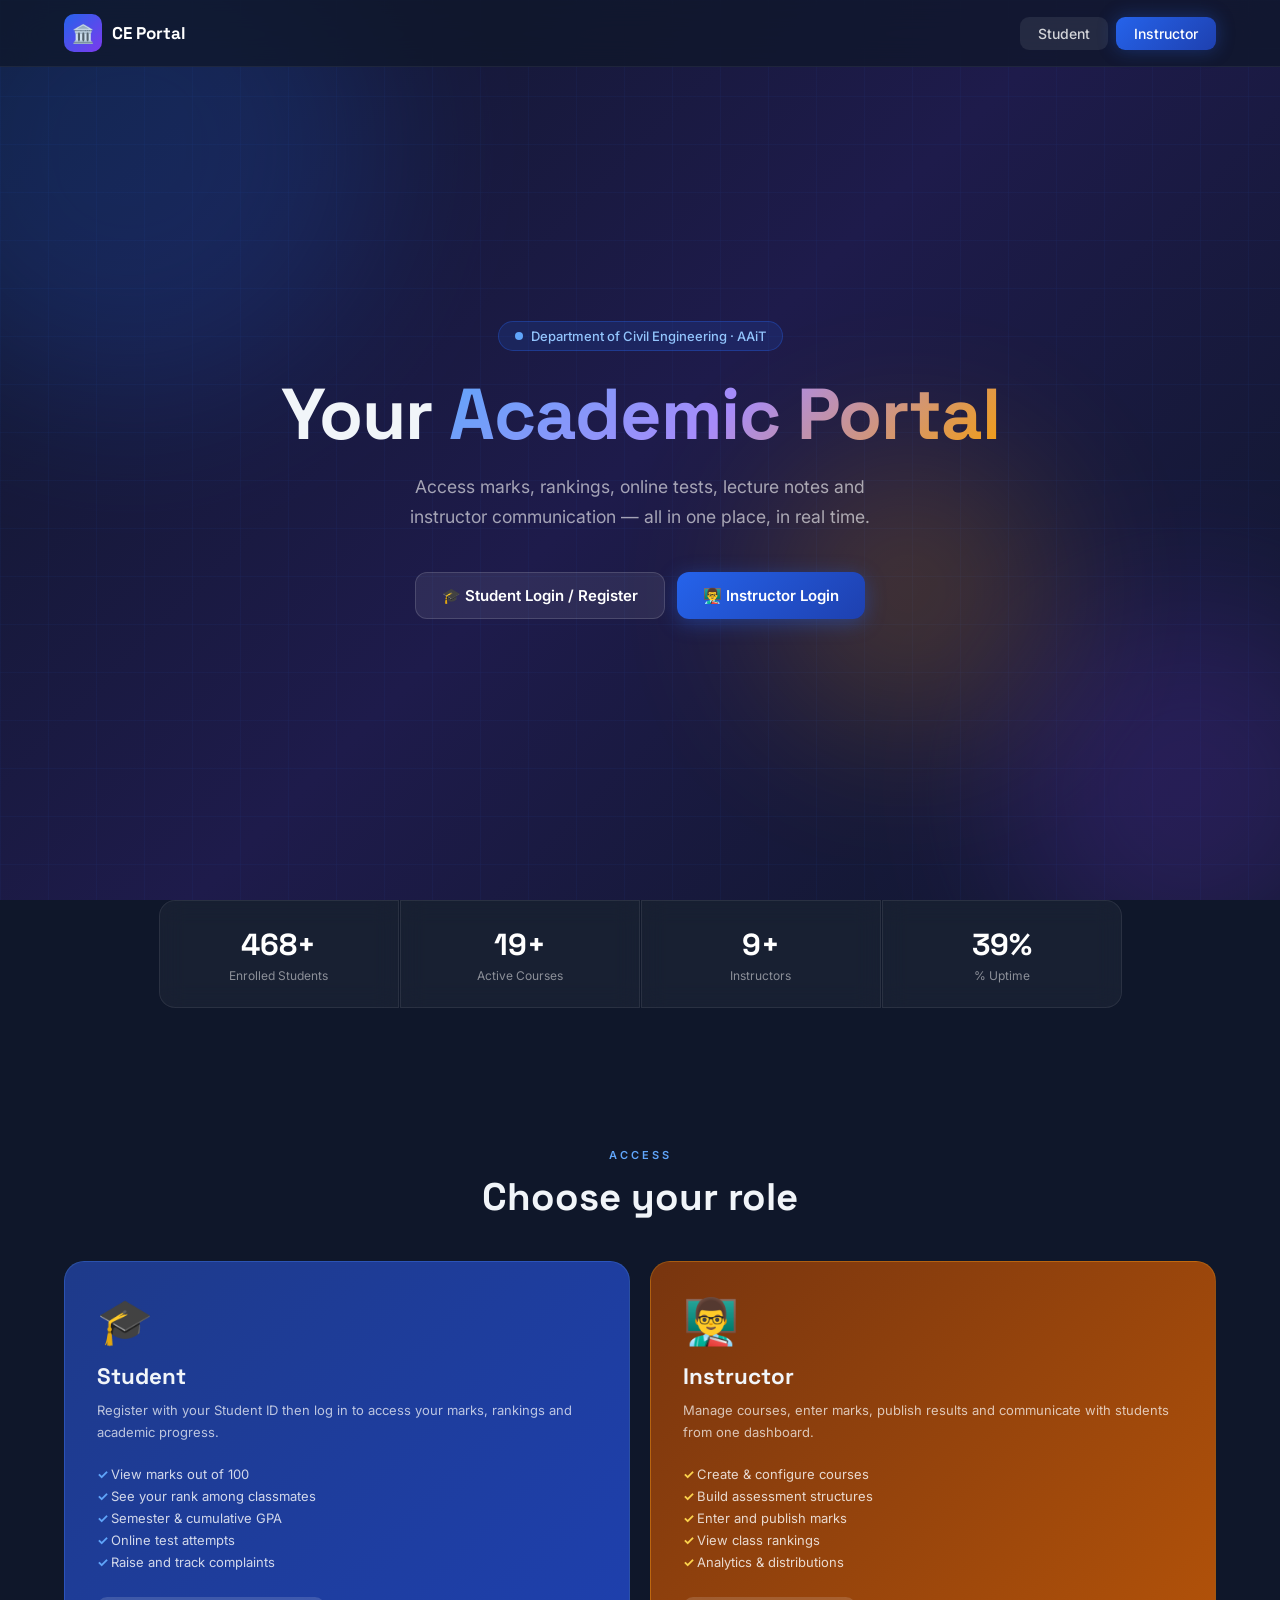
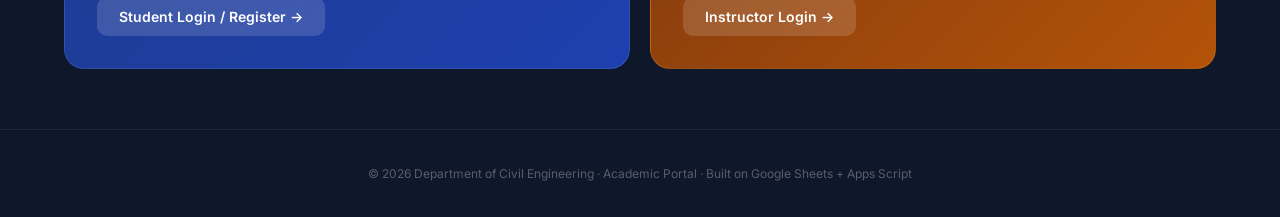
<file: student-dashboard.html>
<!DOCTYPE html>
<html lang="en" data-theme="dark">
<head>
  <meta charset="UTF-8" />
  <meta name="viewport" content="width=device-width, initial-scale=1.0" />
  <title>Student Portal · CE Department</title>
  <link rel="preconnect" href="https://fonts.googleapis.com" />
  <link href="https://fonts.googleapis.com/css2?family=Inter:wght@300;400;500;600;700&family=Space+Grotesk:wght@500;700&display=swap" rel="stylesheet" />
  <style>
    :root {
      --blue:#2563EB; --blue-dk:#1E40AF;
      --amber:#F59E0B; --green:#10B981;
      --red:#EF4444; --purple:#7C3AED;
      --sidebar-w:260px; --topbar-h:64px;
      --radius:14px; --radius-sm:8px; --tr:.22s ease;
    }
    [data-theme="dark"]{
      --bg:#0F172A; --bg2:#1E293B; --bg3:#334155;
      --border:rgba(255,255,255,.08); --text:#F1F5F9;
      --text2:#94A3B8; --card:rgba(30,41,59,.9);
      --glass:rgba(255,255,255,.05);
    }
    [data-theme="light"]{
      --bg:#F8FAFC; --bg2:#fff; --bg3:#E2E8F0;
      --border:rgba(0,0,0,.08); --text:#0F172A;
      --text2:#64748B; --card:#fff; --glass:rgba(0,0,0,.03);
    }
    *,*::before,*::after{box-sizing:border-box;margin:0;padding:0}
    body{font-family:'Inter',sans-serif;background:var(--bg);color:var(--text);min-height:100vh;display:flex;transition:background var(--tr),color var(--tr)}

    /* ── SIDEBAR ── */
    .sidebar{width:var(--sidebar-w);min-height:100vh;background:#0F172A;display:flex;flex-direction:column;position:fixed;left:0;top:0;bottom:0;z-index:50;transition:transform var(--tr);border-right:1px solid rgba(255,255,255,.05)}
    .sidebar.collapsed{transform:translateX(calc(-1 * var(--sidebar-w)))}
    .sb-header{padding:20px 20px 0;display:flex;align-items:center;gap:10px}
    .sb-logo{width:36px;height:36px;border-radius:9px;background:linear-gradient(135deg,#2563EB,#7C3AED);display:grid;place-items:center;font-size:16px;flex-shrink:0}
    .sb-brand{font-family:'Space Grotesk',sans-serif;font-weight:700;font-size:15px;color:#fff}
    .profile-card{margin:18px 12px;padding:16px;background:rgba(255,255,255,.05);border:1px solid rgba(255,255,255,.08);border-radius:var(--radius)}
    .profile-av{width:44px;height:44px;border-radius:50%;background:linear-gradient(135deg,#2563EB,#7C3AED);display:grid;place-items:center;font-size:20px;margin-bottom:10px}
    .profile-name{font-size:13px;font-weight:600;color:#fff}
    .profile-id{font-size:11px;color:rgba(255,255,255,.45);margin-top:2px}
    .profile-badge{display:inline-block;margin-top:8px;padding:2px 10px;border-radius:999px;background:rgba(37,99,235,.20);border:1px solid rgba(37,99,235,.35);font-size:11px;color:#93C5FD;font-weight:500}
    .sb-nav{flex:1;padding:8px 12px;overflow-y:auto;scrollbar-width:none}
    .sb-nav::-webkit-scrollbar{display:none}
    .nav-label{font-size:10px;font-weight:600;letter-spacing:2px;text-transform:uppercase;color:rgba(255,255,255,.25);padding:14px 8px 6px}
    .nav-item{display:flex;align-items:center;gap:10px;padding:10px 12px;border-radius:10px;cursor:pointer;color:rgba(255,255,255,.55);font-size:14px;font-weight:500;transition:all var(--tr);position:relative;margin-bottom:2px;text-decoration:none;user-select:none}
    .nav-item:hover{background:rgba(255,255,255,.06);color:#fff}
    .nav-item.active{background:linear-gradient(135deg,rgba(37,99,235,.25),rgba(124,58,237,.15));color:#fff;box-shadow:0 0 0 1px rgba(37,99,235,.30)}
    .nav-item.active::before{content:'';position:absolute;left:0;top:6px;bottom:6px;width:3px;border-radius:999px;background:linear-gradient(#2563EB,#7C3AED)}
    .nav-icon{font-size:17px;width:22px;text-align:center;flex-shrink:0}
    .nav-badge{margin-left:auto;background:var(--red);color:#fff;font-size:10px;font-weight:700;padding:1px 7px;border-radius:999px}
    .sb-footer{padding:14px 12px;border-top:1px solid rgba(255,255,255,.05)}
    .sb-footer .nav-item{color:rgba(255,255,255,.40)}
    .sb-overlay{display:none;position:fixed;inset:0;z-index:40;background:rgba(0,0,0,.6);backdrop-filter:blur(4px)}
    .sb-overlay.show{display:block}

    /* ── MAIN ── */
    .main{margin-left:var(--sidebar-w);flex:1;display:flex;flex-direction:column;min-height:100vh;transition:margin-left var(--tr)}
    .main.expanded{margin-left:0}
    .topbar{height:var(--topbar-h);background:var(--bg2);border-bottom:1px solid var(--border);display:flex;align-items:center;padding:0 24px;gap:16px;position:sticky;top:0;z-index:30;backdrop-filter:blur(12px)}
    .topbar-toggle{background:none;border:none;color:var(--text2);font-size:20px;cursor:pointer;padding:6px;border-radius:8px;transition:background var(--tr)}
    .topbar-toggle:hover{background:var(--glass)}
    .topbar-title{font-family:'Space Grotesk',sans-serif;font-weight:700;font-size:18px}
    .topbar-right{margin-left:auto;display:flex;align-items:center;gap:10px}
    .icon-btn{width:36px;height:36px;border-radius:10px;border:1px solid var(--border);background:transparent;cursor:pointer;display:grid;place-items:center;font-size:16px;color:var(--text2);transition:all var(--tr);position:relative}
    .icon-btn:hover{background:var(--bg3);color:var(--text)}
    .notif-dot{position:absolute;top:6px;right:6px;width:8px;height:8px;border-radius:50%;background:var(--red);border:2px solid var(--bg2)}
    .page-content{padding:24px;flex:1}
    .page{display:none}
    .page.active{display:block;animation:fadeIn .28s ease}
    @keyframes fadeIn{from{opacity:0;transform:translateY(8px)}to{opacity:1;transform:translateY(0)}}

    /* ── STAT GRID ── */
    .stats-grid{display:grid;grid-template-columns:repeat(auto-fit,minmax(170px,1fr));gap:14px;margin-bottom:22px}
    .stat-card{background:var(--card);border:1px solid var(--border);border-radius:var(--radius);padding:18px;position:relative;overflow:hidden;transition:transform var(--tr),box-shadow var(--tr)}
    .stat-card:hover{transform:translateY(-3px);box-shadow:0 12px 28px rgba(0,0,0,.15)}
    .stat-card::after{content:'';position:absolute;top:0;right:0;width:72px;height:72px;border-radius:50%;opacity:.08;transform:translate(18px,-18px)}
    .stat-card.blue::after{background:var(--blue)}.stat-card.amber::after{background:var(--amber)}
    .stat-card.green::after{background:var(--green)}.stat-card.red::after{background:var(--red)}
    .stat-card.purple::after{background:var(--purple)}
    .stat-icon{width:38px;height:38px;border-radius:10px;display:grid;place-items:center;font-size:17px;margin-bottom:10px}
    .stat-icon.blue{background:rgba(37,99,235,.12)}.stat-icon.amber{background:rgba(245,158,11,.12)}
    .stat-icon.green{background:rgba(16,185,129,.12)}.stat-icon.red{background:rgba(239,68,68,.12)}
    .stat-icon.purple{background:rgba(124,58,237,.12)}
    .stat-val{font-family:'Space Grotesk',sans-serif;font-size:1.8rem;font-weight:700;line-height:1}
    .stat-lbl{font-size:12px;color:var(--text2);margin-top:4px}

    /* ── PANEL ── */
    .panel{background:var(--card);border:1px solid var(--border);border-radius:var(--radius);overflow:hidden;margin-bottom:18px}
    .panel-header{padding:16px 18px;border-bottom:1px solid var(--border);display:flex;align-items:center;justify-content:space-between;flex-wrap:wrap;gap:8px}
    .panel-title{font-size:15px;font-weight:600}
    .panel-body{padding:18px}
    .panel-link{font-size:13px;color:var(--blue);font-weight:500;cursor:pointer}
    .panel-link:hover{text-decoration:underline}

    /* ── CONTENT GRID ── */
    .content-grid{display:grid;grid-template-columns:1fr 320px;gap:18px}
    @media(max-width:1024px){.content-grid{grid-template-columns:1fr}}

    /* ── TABLE ── */
    .table-wrap{overflow-x:auto}
    table{width:100%;border-collapse:collapse;font-size:14px}
    thead th{text-align:left;padding:10px 14px;color:var(--text2);font-size:11px;font-weight:600;letter-spacing:.5px;text-transform:uppercase;border-bottom:1px solid var(--border);white-space:nowrap}
    tbody td{padding:12px 14px;border-bottom:1px solid var(--border);vertical-align:middle}
    tbody tr:last-child td{border-bottom:none}
    tbody tr:hover{background:var(--glass)}

    /* ── MARK BAR ── */
    .mark-bar-wrap{display:flex;align-items:center;gap:10px;min-width:140px}
    .mark-bar{flex:1;height:7px;background:var(--bg3);border-radius:999px;overflow:hidden}
    .mark-fill{height:100%;border-radius:999px;transition:width 1.2s ease}
    .mark-fill.excellent{background:linear-gradient(90deg,#10B981,#34D399)}
    .mark-fill.good{background:linear-gradient(90deg,#2563EB,#60A5FA)}
    .mark-fill.average{background:linear-gradient(90deg,#F59E0B,#FCD34D)}
    .mark-fill.poor{background:linear-gradient(90deg,#EF4444,#F87171)}
    .mark-num{font-size:13px;font-weight:700;min-width:36px;text-align:right}

    /* ── RANK BADGE ── */
    .rank-badge{display:inline-flex;align-items:center;justify-content:center;width:32px;height:32px;border-radius:50%;font-size:13px;font-weight:700;flex-shrink:0}
    .rank-1{background:linear-gradient(135deg,#F59E0B,#FBBF24);color:#000}
    .rank-2{background:linear-gradient(135deg,#94A3B8,#CBD5E1);color:#000}
    .rank-3{background:linear-gradient(135deg,#B45309,#D97706);color:#fff}
    .rank-other{background:var(--bg3);color:var(--text2)}
    .rank-mine{background:linear-gradient(135deg,#2563EB,#7C3AED);color:#fff;box-shadow:0 0 12px rgba(37,99,235,.4)}

    /* ── SCORE PILL ── */
    .score-pill{display:inline-block;padding:3px 10px;border-radius:999px;font-size:12px;font-weight:700}
    .score-ex{background:rgba(16,185,129,.15);color:#10B981}
    .score-gd{background:rgba(37,99,235,.15);color:#3B82F6}
    .score-av{background:rgba(245,158,11,.15);color:#F59E0B}
    .score-pr{background:rgba(239,68,68,.12);color:#EF4444}

    /* ── PROGRESS ── */
    .prog-wrap{margin-bottom:14px}
    .prog-label{display:flex;justify-content:space-between;font-size:13px;margin-bottom:5px;color:var(--text2)}
    .prog-label strong{color:var(--text)}
    .prog-bar{height:8px;background:var(--bg3);border-radius:999px;overflow:hidden}
    .prog-fill{height:100%;border-radius:999px;background:linear-gradient(90deg,#2563EB,#7C3AED);transition:width 1.2s ease}

    /* ── GPA RING ── */
    .gpa-ring-wrap{display:flex;flex-direction:column;align-items:center;padding:16px 0}
    .gpa-ring{width:130px;height:130px;position:relative;display:grid;place-items:center}
    .gpa-ring svg{position:absolute;inset:0;transform:rotate(-90deg)}
    .gpa-num{font-family:'Space Grotesk',sans-serif;font-size:1.8rem;font-weight:700;z-index:1}
    .gpa-sub{font-size:11px;color:var(--text2);z-index:1}
    .gpa-meta{display:flex;gap:22px;margin-top:14px;font-size:13px;text-align:center}
    .gpa-meta-val{font-weight:700;font-size:1rem}
    .gpa-meta-lbl{font-size:11px;color:var(--text2)}

    /* ── RANKING TABLE ── */
    .rank-row{display:flex;align-items:center;gap:12px;padding:10px 0;border-bottom:1px solid var(--border)}
    .rank-row:last-child{border-bottom:none}
    .rank-row.my-row{background:rgba(37,99,235,.08);margin:0 -18px;padding:10px 18px;border-radius:10px;border:1px solid rgba(37,99,235,.2)}
    .rank-info{flex:1;min-width:0}
    .rank-name{font-size:14px;font-weight:500;white-space:nowrap;overflow:hidden;text-overflow:ellipsis}
    .rank-id{font-size:11px;color:var(--text2);margin-top:1px}

    /* ── FORM ── */
    .form-group{margin-bottom:14px}
    .form-group label{display:block;font-size:12px;font-weight:500;color:var(--text2);margin-bottom:5px}
    .form-group input,.form-group select,.form-group textarea{width:100%;padding:10px 13px;border-radius:var(--radius-sm);background:var(--bg3);border:1px solid var(--border);color:var(--text);font-size:14px;font-family:'Inter',sans-serif;outline:none;transition:border .2s}
    .form-group input:focus,.form-group select:focus,.form-group textarea:focus{border-color:var(--blue)}
    .form-group textarea{resize:vertical;min-height:90px}
    .btn{display:inline-flex;align-items:center;gap:8px;padding:10px 18px;border-radius:var(--radius-sm);font-size:14px;font-weight:600;border:none;cursor:pointer;font-family:'Inter',sans-serif;transition:all var(--tr)}
    .btn:active{transform:scale(.97)}
    .btn-primary{background:linear-gradient(135deg,#2563EB,#1E40AF);color:#fff}
    .btn-primary:hover{transform:translateY(-1px);box-shadow:0 4px 16px rgba(37,99,235,.4)}
    .btn-outline{background:transparent;border:1px solid var(--border);color:var(--text)}
    .btn-outline:hover{background:var(--bg3)}
    .btn-full{width:100%;justify-content:center}

    /* ── CHAT ── */
    .chat-window{height:340px;overflow-y:auto;padding:14px;background:var(--bg);border-radius:var(--radius-sm);border:1px solid var(--border);margin-bottom:10px;display:flex;flex-direction:column;gap:10px}
    .chat-window::-webkit-scrollbar{display:none}
    .chat-msg{display:flex;gap:9px;max-width:86%}
    .chat-msg.user{margin-left:auto;flex-direction:row-reverse}
    .chat-av{width:30px;height:30px;border-radius:50%;flex-shrink:0;display:grid;place-items:center;font-size:13px}
    .chat-av.bot{background:linear-gradient(135deg,#2563EB,#7C3AED)}
    .chat-av.user{background:linear-gradient(135deg,#F59E0B,#FBBF24)}
    .chat-bubble{padding:9px 13px;border-radius:12px;font-size:13px;line-height:1.6;background:var(--bg2);border:1px solid var(--border)}
    .chat-msg.user .chat-bubble{background:var(--blue);color:#fff;border-color:var(--blue)}
    .chat-input-row{display:flex;gap:8px}
    .chat-input-row input{flex:1;padding:10px 13px;border-radius:var(--radius-sm);background:var(--bg3);border:1px solid var(--border);color:var(--text);font-size:14px;font-family:'Inter',sans-serif;outline:none}
    .chat-input-row input:focus{border-color:var(--blue)}
    .chat-send{padding:10px 14px;background:var(--blue);color:#fff;border:none;border-radius:var(--radius-sm);cursor:pointer;font-size:15px}

    /* ── FEED ── */
    .feed-item{display:flex;gap:11px;padding:12px 0;border-bottom:1px solid var(--border)}
    .feed-item:last-child{border-bottom:none}
    .feed-icon{width:36px;height:36px;border-radius:10px;display:grid;place-items:center;font-size:16px;flex-shrink:0}
    .feed-title{font-size:13px;font-weight:500}
    .feed-meta{font-size:11px;color:var(--text2);margin-top:2px}
    .feed-item.unread .feed-title{font-weight:600}

    /* ── COURSE CARDS ── */
    .course-cards{display:grid;grid-template-columns:repeat(auto-fill,minmax(240px,1fr));gap:14px}
    .course-card{background:var(--card);border:1px solid var(--border);border-radius:var(--radius);padding:18px;cursor:pointer;transition:all var(--tr)}
    .course-card:hover{border-color:var(--blue);transform:translateY(-3px);box-shadow:0 12px 28px rgba(37,99,235,.12)}
    .course-code{font-size:10px;font-weight:700;color:var(--blue);letter-spacing:1px;text-transform:uppercase;margin-bottom:5px}
    .course-name{font-size:14px;font-weight:600;margin-bottom:4px}
    .course-meta{font-size:12px;color:var(--text2);margin-bottom:12px}

    /* ── ASSESSMENT BREAKDOWN ── */
    .assess-row{display:grid;grid-template-columns:1fr 70px 90px 90px;gap:8px;padding:10px 0;border-bottom:1px solid var(--border);align-items:center;font-size:13px}
    .assess-row:last-child{border-bottom:none}
    .assess-row.header{font-size:11px;color:var(--text2);font-weight:600;text-transform:uppercase}
    .assess-row span:not(:first-child){text-align:center}

    /* ── TOAST ── */
    .toast{position:fixed;bottom:22px;right:22px;z-index:999;padding:11px 18px;border-radius:var(--radius-sm);background:#1E293B;border:1px solid rgba(255,255,255,.10);color:#fff;font-size:13px;font-weight:500;box-shadow:0 8px 24px rgba(0,0,0,.3);transform:translateY(80px);opacity:0;transition:all .3s ease}
    .toast.show{transform:translateY(0);opacity:1}

    /* ── RESPONSIVE ── */
    @media(max-width:768px){
      .sidebar{transform:translateX(calc(-1 * var(--sidebar-w)))}
      .sidebar.mobile-open{transform:translateX(0)}
      .main{margin-left:0!important}
      .page-content{padding:14px}
      .stats-grid{grid-template-columns:repeat(2,1fr);gap:10px}
      .assess-row{grid-template-columns:1fr 60px 70px}
      .assess-row .assess-wt{display:none}
    }
    @media(max-width:480px){
      .stats-grid{grid-template-columns:1fr 1fr}
      .stat-val{font-size:1.4rem}
    }
  </style>
</head>
<body>

<div class="sb-overlay" id="overlay" onclick="toggleSidebar()"></div>

<!-- SIDEBAR -->
<aside class="sidebar" id="sidebar">
  <div class="sb-header">
    <div class="sb-logo">🏛️</div>
    <span class="sb-brand">CE Portal</span>
  </div>
  <div class="profile-card">
    <div class="profile-av">🎓</div>
    <div class="profile-name" id="sb-name">Loading…</div>
    <div class="profile-id" id="sb-id">—</div>
    <div class="profile-badge">Student</div>
  </div>
  <nav class="sb-nav">
    <div class="nav-label">Main</div>
    <a class="nav-item active" onclick="showPage('dashboard',this)"><span class="nav-icon">🏠</span>Dashboard</a>
    <a class="nav-item" onclick="showPage('marks',this)"><span class="nav-icon">📊</span>My Marks</a>
    <a class="nav-item" onclick="showPage('ranking',this)"><span class="nav-icon">🏆</span>Class Ranking</a>
    <a class="nav-item" onclick="showPage('tests',this)"><span class="nav-icon">📝</span>Online Tests</a>
    <a class="nav-item" onclick="showPage('notes',this)"><span class="nav-icon">📚</span>Lecture Notes</a>
    <a class="nav-item" onclick="showPage('ai',this)"><span class="nav-icon">🤖</span>AI Assistant</a>
    <div class="nav-label">Communication</div>
    <a class="nav-item" onclick="showPage('notifications',this)"><span class="nav-icon">🔔</span>Notifications<span class="nav-badge" id="notif-count" style="display:none">0</span></a>
    <a class="nav-item" onclick="showPage('complaints',this)"><span class="nav-icon">📨</span>Complaints</a>
    <div class="nav-label">More</div>
    <a class="nav-item" onclick="showPage('settings',this)"><span class="nav-icon">⚙️</span>Settings</a>
  </nav>
  <div class="sb-footer">
    <a class="nav-item" onclick="logout()"><span class="nav-icon">🚪</span>Logout</a>
  </div>
</aside>

<!-- MAIN -->
<div class="main" id="main">
  <header class="topbar">
    <button class="topbar-toggle" onclick="toggleSidebar()">☰</button>
    <span class="topbar-title" id="page-title">Dashboard</span>
    <div class="topbar-right">
      <button class="icon-btn" onclick="showPage('notifications',null)">🔔<span class="notif-dot" id="notif-dot" style="display:none"></span></button>
      <button class="icon-btn" onclick="toggleTheme()" id="theme-btn">🌙</button>
    </div>
  </header>

  <div class="page-content">

    <!-- DASHBOARD -->
    <div class="page active" id="page-dashboard">
      <div class="stats-grid">
        <div class="stat-card blue"><div class="stat-icon blue">📈</div><div class="stat-val" id="d-avg">—</div><div class="stat-lbl">Average Mark /100</div></div>
        <div class="stat-card purple"><div class="stat-icon purple">🏆</div><div class="stat-val" id="d-rank">—</div><div class="stat-lbl">Class Rank</div></div>
        <div class="stat-card amber"><div class="stat-icon amber">📚</div><div class="stat-val" id="d-courses">—</div><div class="stat-lbl">Active Courses</div></div>
        <div class="stat-card green"><div class="stat-icon green">🎯</div><div class="stat-val" id="d-top">—</div><div class="stat-lbl">Top Score /100</div></div>
      </div>
      <div class="content-grid">
        <div>
          <!-- Recent marks -->
          <div class="panel">
            <div class="panel-header"><span class="panel-title">Recent Marks</span><span class="panel-link" onclick="showPage('marks',null)">View all →</span></div>
            <div class="panel-body">
              <div class="table-wrap">
                <table>
                  <thead><tr><th>Course</th><th>Assessment</th><th>Mark /100</th><th>Progress</th></tr></thead>
                  <tbody id="recent-marks-body"></tbody>
                </table>
              </div>
            </div>
          </div>
          <!-- Course progress -->
          <div class="panel">
            <div class="panel-header"><span class="panel-title">Course Progress</span></div>
            <div class="panel-body" id="course-progress"></div>
          </div>
        </div>
        <div>
          <!-- GPA ring -->
          <div class="panel">
            <div class="panel-header"><span class="panel-title">GPA Overview</span></div>
            <div class="panel-body">
              <div class="gpa-ring-wrap">
                <div class="gpa-ring">
                  <svg viewBox="0 0 130 130" width="130" height="130">
                    <circle cx="65" cy="65" r="54" fill="none" stroke="var(--bg3)" stroke-width="12"/>
                    <circle cx="65" cy="65" r="54" fill="none" stroke="url(#gg)"
                      stroke-width="12" stroke-linecap="round"
                      stroke-dasharray="339.3" stroke-dashoffset="339.3"
                      id="gpa-arc" style="transition:stroke-dashoffset 1.3s ease"/>
                    <defs><linearGradient id="gg" x1="0%" y1="0%" x2="100%" y2="0%">
                      <stop offset="0%" stop-color="#2563EB"/><stop offset="100%" stop-color="#7C3AED"/>
                    </linearGradient></defs>
                  </svg>
                  <div style="z-index:1;text-align:center">
                    <div class="gpa-num" id="gpa-num">—</div>
                    <div class="gpa-sub">/ 4.0</div>
                  </div>
                </div>
                <div class="gpa-meta">
                  <div><div class="gpa-meta-val" id="sgpa-val">—</div><div class="gpa-meta-lbl">Sem GPA</div></div>
                  <div><div class="gpa-meta-val" id="rank-val">—</div><div class="gpa-meta-lbl">Class Rank</div></div>
                  <div><div class="gpa-meta-val" id="cr-val">—</div><div class="gpa-meta-lbl">Credits</div></div>
                </div>
              </div>
            </div>
          </div>
          <!-- Announcements -->
          <div class="panel">
            <div class="panel-header"><span class="panel-title">Announcements</span><span class="panel-link" onclick="showPage('notifications',null)">All →</span></div>
            <div class="panel-body" id="dash-notifs"></div>
          </div>
        </div>
      </div>
    </div>

    <!-- MY MARKS -->
    <div class="page" id="page-marks">
      <div class="course-cards" id="marks-cards" style="margin-bottom:18px"></div>
      <div class="panel" id="marks-detail" style="display:none">
        <div class="panel-header">
          <span class="panel-title" id="detail-title">Assessment Breakdown</span>
          <button class="btn btn-outline" style="font-size:12px;padding:5px 12px" onclick="document.getElementById('marks-detail').style.display='none'">✕ Close</button>
        </div>
        <div class="panel-body" id="detail-body"></div>
      </div>
    </div>

    <!-- CLASS RANKING -->
    <div class="page" id="page-ranking">
      <div class="panel">
        <div class="panel-header">
          <span class="panel-title">🏆 Class Ranking</span>
          <select id="rank-course-sel" style="padding:7px 12px;border-radius:8px;background:var(--bg3);border:1px solid var(--border);color:var(--text);font-size:13px;outline:none" onchange="renderRanking()">
            <option value="all">All Courses (Overall)</option>
          </select>
        </div>
        <div class="panel-body" id="ranking-body"></div>
      </div>
    </div>

    <!-- TESTS -->
    <div class="page" id="page-tests">
      <div class="panel">
        <div class="panel-header"><span class="panel-title">Available Tests</span></div>
        <div class="panel-body" id="tests-list"></div>
      </div>
    </div>

    <!-- NOTES -->
    <div class="page" id="page-notes">
      <div class="panel">
        <div class="panel-header"><span class="panel-title">Lecture Notes & Resources</span></div>
        <div class="panel-body" id="notes-list"></div>
      </div>
    </div>

    <!-- AI -->
    <div class="page" id="page-ai">
      <div class="panel">
        <div class="panel-header"><span class="panel-title">🤖 AI Academic Assistant</span><span style="font-size:12px;color:var(--text2)">Powered by Claude</span></div>
        <div class="panel-body">
          <div class="chat-window" id="chat-win">
            <div class="chat-msg"><div class="chat-av bot">🤖</div><div class="chat-bubble">Hi! I'm your CE academic assistant. Ask me about your marks, ranking, courses or GPA.</div></div>
          </div>
          <div class="chat-input-row">
            <input type="text" id="chat-inp" placeholder="Ask about your marks, ranking, GPA…" onkeydown="if(event.key==='Enter')sendChat()" />
            <button class="chat-send" onclick="sendChat()">➤</button>
          </div>
        </div>
      </div>
    </div>

    <!-- NOTIFICATIONS -->
    <div class="page" id="page-notifications">
      <div class="panel">
        <div class="panel-header"><span class="panel-title">Notifications</span><button class="btn btn-outline" style="font-size:12px;padding:5px 12px" onclick="markAllRead()">Mark all read</button></div>
        <div class="panel-body" id="notif-body"></div>
      </div>
    </div>

    <!-- COMPLAINTS -->
    <div class="page" id="page-complaints">
      <div class="content-grid">
        <div class="panel">
          <div class="panel-header"><span class="panel-title">Submit Complaint</span></div>
          <div class="panel-body">
            <div class="form-group"><label>Course</label><select id="c-course" onchange="loadComplaintAssessments()"><option value="">— Select —</option></select></div>
            <div class="form-group"><label>Assessment</label><select id="c-assess"><option value="">— Select —</option></select></div>
            <div class="form-group"><label>Your Mark</label><input type="number" id="c-mark" placeholder="Mark you received" /></div>
            <div class="form-group"><label>Expected Mark</label><input type="number" id="c-expected" placeholder="Mark you expected" /></div>
            <div class="form-group"><label>Reason</label><textarea id="c-reason" placeholder="Describe the issue clearly…"></textarea></div>
            <button class="btn btn-primary btn-full" onclick="submitComplaint()">📨 Submit Complaint</button>
          </div>
        </div>
        <div class="panel">
          <div class="panel-header"><span class="panel-title">My Complaints</span></div>
          <div class="panel-body" id="complaint-list"></div>
        </div>
      </div>
    </div>

    <!-- SETTINGS -->
    <div class="page" id="page-settings">
      <div class="panel" style="max-width:500px">
        <div class="panel-header"><span class="panel-title">Account Settings</span></div>
        <div class="panel-body">
          <div class="form-group"><label>Full Name</label><input type="text" id="set-name" /></div>
          <div class="form-group"><label>Email</label><input type="email" id="set-email" /></div>
          <div class="form-group"><label>Telegram Username</label><input type="text" id="set-tg" placeholder="@username" /></div>
          <div class="form-group"><label>Current Password</label><input type="password" id="set-old-pw" placeholder="Enter current password" /></div>
          <div class="form-group"><label>New Password</label><input type="password" id="set-new-pw" placeholder="Leave blank to keep current" /></div>
          <button class="btn btn-primary" onclick="saveSettings()">💾 Save Changes</button>
        </div>
      </div>
    </div>

  </div>
</div>

<div class="toast" id="toast"></div>

<script>
/* ── CONFIG ── */
const SCRIPT_URL = localStorage.getItem('script_url') || 'YOUR_APPS_SCRIPT_URL_HERE';

/* ── AUTH GUARD ── */
const role   = sessionStorage.getItem('portal_role');
const userId = sessionStorage.getItem('portal_user');
const uName  = sessionStorage.getItem('portal_name');
if (role !== 'student') window.location.href = 'index.html';

/* ── LOCAL STORE ── */
const Store = {
  key:'ce_portal_users',
  getAll(){ try{ return JSON.parse(localStorage.getItem(this.key)||'{}') }catch{ return {} } },
  get(id){ return this.getAll()[id]||null },
};

/* ── DEMO DATA ── */
const DEMO = {
  name: uName || 'Abomsa Dida Wake',
  id:   userId || 'UGR/82533/16',
  cgpa: 3.45, sgpa: 3.60, credits: 18,
  courses: [
    { code:'CE401', name:'Highway Engineering', credits:4, instructor:'Dr. Tesfaye',
      assessments:[
        {name:'Assignment 1', weight:5,  mark:85},
        {name:'Assignment 2', weight:5,  mark:80},
        {name:'Quiz 1',       weight:10, mark:72},
        {name:'Quiz 2',       weight:10, mark:68},
        {name:'Mid Exam',     weight:20, mark:75},
        {name:'Project',      weight:10, mark:90},
        {name:'Final Exam',   weight:40, mark:78},
      ]},
    { code:'CE402', name:'Structural Analysis', credits:4, instructor:'Dr. Alemu',
      assessments:[
        {name:'Assignment 1', weight:10, mark:90},
        {name:'Quiz 1',       weight:10, mark:82},
        {name:'Mid Exam',     weight:20, mark:86},
        {name:'Final Exam',   weight:60, mark:85},
      ]},
    { code:'CE403', name:'Geotechnical Engineering', credits:3, instructor:'Dr. Bekele',
      assessments:[
        {name:'Assignment 1', weight:10, mark:70},
        {name:'Quiz 1',       weight:10, mark:60},
        {name:'Mid Exam',     weight:30, mark:62},
        {name:'Final Exam',   weight:50, mark:66},
      ]},
    { code:'CE404', name:'Fluid Mechanics', credits:3, instructor:'Dr. Girma',
      assessments:[
        {name:'Assignment 1', weight:10, mark:95},
        {name:'Mid Exam',     weight:30, mark:90},
        {name:'Final Exam',   weight:60, mark:91},
      ]},
  ],
  /* Simulated classmates for ranking */
  classmates: [
    {id:'UGR/82534/16', name:'Birtukan Haile',    avg:91},
    {id:'UGR/82535/16', name:'Chala Gemechu',     avg:52},
    {id:'UGR/82536/16', name:'Dereje Tadesse',    avg:76},
    {id:'UGR/82537/16', name:'Enat Bekele',       avg:94},
    {id:'UGR/82538/16', name:'Fekadu Solomon',    avg:44},
    {id:'UGR/82539/16', name:'Girma Wolde',       avg:71},
    {id:'UGR/82540/16', name:'Hana Tesfaye',      avg:88},
    {id:'UGR/82541/16', name:'Iddris Mohammed',   avg:79},
    {id:'UGR/82542/16', name:'Jelila Kedir',      avg:83},
    {id:'UGR/82543/16', name:'Kebede Alemu',      avg:67},
  ],
  notifications:[
    {type:'grade',  title:'Mid Exam marks published — CE401', time:'2h ago',  read:false},
    {type:'note',   title:'New lecture notes — CE402',        time:'1d ago',  read:false},
    {type:'notice', title:'Department meeting — Thursday 2pm',time:'2d ago',  read:true },
  ],
  complaints:[],
};

/* ── HELPERS ── */
function calcAvg(course){
  return Math.round(course.assessments.reduce((s,a)=>(s+(a.mark/100)*a.weight),0)*10)/10;
}

function markClass(m){
  if(m>=85) return 'excellent';
  if(m>=70) return 'good';
  if(m>=50) return 'average';
  return 'poor';
}

function scorePillClass(m){
  if(m>=85) return 'score-ex';
  if(m>=70) return 'score-gd';
  if(m>=50) return 'score-av';
  return 'score-pr';
}

function scoreLabel(m){
  if(m>=85) return 'Excellent';
  if(m>=70) return 'Good';
  if(m>=50) return 'Average';
  return 'Below Average';
}

function getGrade(pct){
  if(pct>=90) return{l:'A',  gp:4.00};
  if(pct>=85) return{l:'A-', gp:3.75};
  if(pct>=80) return{l:'B+', gp:3.50};
  if(pct>=75) return{l:'B',  gp:3.00};
  if(pct>=70) return{l:'B-', gp:2.75};
  if(pct>=65) return{l:'C+', gp:2.50};
  if(pct>=60) return{l:'C',  gp:2.00};
  if(pct>=50) return{l:'D',  gp:1.00};
  return{l:'F',gp:0.00};
}

/* ── INIT ── */
window.addEventListener('DOMContentLoaded', ()=>{
  document.getElementById('sb-name').textContent = DEMO.name;
  document.getElementById('sb-id').textContent   = DEMO.id;

  // Try load from API
  loadData();

  // Populate selects
  const rankSel = document.getElementById('rank-course-sel');
  const cSel    = document.getElementById('c-course');
  DEMO.courses.forEach((c,i)=>{
    rankSel.innerHTML += `<option value="${i}">${c.code} — ${c.name}</option>`;
    cSel.innerHTML    += `<option value="${i}">${c.code} — ${c.name}</option>`;
  });
});

async function loadData(){
  try {
    const res  = await fetch(`${SCRIPT_URL}?action=getStudentResults&studentId=${encodeURIComponent(userId)}&token=${sessionStorage.getItem('portal_token')}`);
    const data = await res.json();
    if(data.success && data.student){
      Object.assign(DEMO, data.student);
    }
  } catch { /* use demo */ }
  renderAll();
}

function renderAll(){
  renderDashboard();
  renderMarksCards();
  renderRanking();
  renderNotifications();
  renderComplaintList();
  renderTests();
  renderNotes();
}

/* ── DASHBOARD ── */
function renderDashboard(){
  const avgs    = DEMO.courses.map(c=>calcAvg(c));
  const overall = Math.round(avgs.reduce((a,b)=>a+b,0)/avgs.length*10)/10;
  const topMark = Math.max(...avgs);

  // My rank among classmates
  const myAvg  = overall;
  const all    = [...DEMO.classmates.map(s=>s.avg), myAvg].sort((a,b)=>b-a);
  const myRank = all.indexOf(myAvg)+1;
  const total  = all.length;

  document.getElementById('d-avg').textContent    = overall;
  document.getElementById('d-rank').textContent   = `#${myRank}`;
  document.getElementById('d-courses').textContent= DEMO.courses.length;
  document.getElementById('d-top').textContent    = topMark;
  document.getElementById('rank-val').textContent = `#${myRank}/${total}`;

  // GPA
  const cgpa = DEMO.cgpa||3.45;
  document.getElementById('gpa-num').textContent = cgpa.toFixed(2);
  document.getElementById('sgpa-val').textContent= (DEMO.sgpa||cgpa).toFixed(2);
  document.getElementById('cr-val').textContent  = DEMO.credits||18;
  setTimeout(()=>{
    const arc=document.getElementById('gpa-arc');
    const circ=2*Math.PI*54;
    if(arc) arc.style.strokeDashoffset = circ - circ*(cgpa/4);
  },300);

  // Recent marks table
  const tbody = document.getElementById('recent-marks-body');
  tbody.innerHTML = DEMO.courses.slice(0,3).map(c=>{
    const last = c.assessments[c.assessments.length-1];
    const mc   = markClass(last.mark);
    return `<tr>
      <td><strong>${c.code}</strong><br><span style="color:var(--text2);font-size:11px">${c.name}</span></td>
      <td>${last.name}</td>
      <td>
        <span class="score-pill ${scorePillClass(last.mark)}">${last.mark}/100</span>
      </td>
      <td>
        <div class="mark-bar-wrap">
          <div class="mark-bar"><div class="mark-fill ${mc}" style="width:${last.mark}%"></div></div>
          <span class="mark-num" style="font-size:11px;color:var(--text2)">${scoreLabel(last.mark)}</span>
        </div>
      </td>
    </tr>`;
  }).join('');

  // Course progress
  document.getElementById('course-progress').innerHTML = DEMO.courses.map(c=>{
    const avg=calcAvg(c);
    return `<div class="prog-wrap">
      <div class="prog-label"><span>${c.code} — ${c.name}</span><strong>${avg}/100</strong></div>
      <div class="prog-bar"><div class="prog-fill" style="width:${avg}%"></div></div>
    </div>`;
  }).join('');

  // Announcements
  const icons={grade:'📊',note:'📚',notice:'📢'};
  document.getElementById('dash-notifs').innerHTML = DEMO.notifications.slice(0,3).map(n=>`
    <div class="feed-item ${n.read?'':'unread'}">
      <div class="feed-icon" style="background:var(--glass)">${icons[n.type]||'🔔'}</div>
      <div><div class="feed-title">${n.title}</div><div class="feed-meta">${n.time}</div></div>
    </div>`).join('');

  // Notif badge
  const unread=DEMO.notifications.filter(n=>!n.read).length;
  document.getElementById('notif-count').textContent=unread;
  document.getElementById('notif-count').style.display=unread?'inline':'none';
  document.getElementById('notif-dot').style.display=unread?'block':'none';
}

/* ── MARKS CARDS ── */
function renderMarksCards(){
  document.getElementById('marks-cards').innerHTML = DEMO.courses.map((c,i)=>{
    const avg=calcAvg(c);
    const mc =markClass(avg);
    return `<div class="course-card" onclick="showCourseDetail(${i})">
      <div class="course-code">${c.code}</div>
      <div class="course-name">${c.name}</div>
      <div class="course-meta">👨‍🏫 ${c.instructor} · ${c.credits} Cr Hrs</div>
      <div style="display:flex;align-items:center;justify-content:space-between;margin-bottom:8px">
        <span style="font-family:'Space Grotesk',sans-serif;font-size:1.5rem;font-weight:700">${avg}<span style="font-size:1rem;color:var(--text2)">/100</span></span>
        <span class="score-pill ${scorePillClass(avg)}">${scoreLabel(avg)}</span>
      </div>
      <div class="mark-bar" style="height:8px"><div class="mark-fill ${mc}" style="width:${avg}%"></div></div>
      <div style="font-size:11px;color:var(--blue);margin-top:8px">Tap for full breakdown →</div>
    </div>`;
  }).join('');
}

function showCourseDetail(idx){
  const c   = DEMO.courses[idx];
  const avg = calcAvg(c);
  document.getElementById('detail-title').textContent = `${c.code} — ${c.name}`;

  const rows = c.assessments.map(a=>{
    const contrib=((a.mark/100)*a.weight).toFixed(1);
    return `<div class="assess-row">
      <span>${a.name}</span>
      <span class="assess-wt" style="color:var(--text2)">${a.weight}%</span>
      <span>
        <div class="mark-bar-wrap">
          <div class="mark-bar"><div class="mark-fill ${markClass(a.mark)}" style="width:${a.mark}%"></div></div>
          <span class="mark-num">${a.mark}</span>
        </div>
      </span>
      <span><span class="score-pill ${scorePillClass(a.mark)}">${contrib} pts</span></span>
    </div>`;
  }).join('');

  document.getElementById('detail-body').innerHTML = `
    <div class="assess-row header">
      <span>Assessment</span>
      <span class="assess-wt">Weight</span>
      <span>Mark /100</span>
      <span>Contribution</span>
    </div>
    ${rows}
    <div style="margin-top:14px;padding:14px;background:var(--glass);border-radius:10px;display:flex;align-items:center;justify-content:space-between">
      <div>
        <div style="font-size:12px;color:var(--text2);margin-bottom:2px">Overall Mark</div>
        <div style="font-family:'Space Grotesk',sans-serif;font-size:1.8rem;font-weight:700">${avg}<span style="font-size:1rem;color:var(--text2)">/100</span></div>
      </div>
      <div style="text-align:right">
        <span class="score-pill ${scorePillClass(avg)}" style="font-size:14px;padding:6px 14px">${scoreLabel(avg)}</span>
        <div style="font-size:11px;color:var(--text2);margin-top:6px">${getGrade(avg).l} · ${getGrade(avg).gp} GP</div>
      </div>
    </div>`;

  document.getElementById('marks-detail').style.display='';
  document.getElementById('marks-detail').scrollIntoView({behavior:'smooth',block:'start'});
}

/* ── CLASS RANKING ── */
function renderRanking(){
  const selVal = document.getElementById('rank-course-sel').value;
  const avgs   = DEMO.courses.map(c=>calcAvg(c));
  const myOverall = Math.round(avgs.reduce((a,b)=>a+b,0)/avgs.length*10)/10;

  // Build full ranking list
  let myScore;
  if(selVal==='all'){
    myScore = myOverall;
  } else {
    myScore = calcAvg(DEMO.courses[parseInt(selVal)]);
  }

  const classmates = DEMO.classmates.map(s=>({...s}));
  // Vary classmate scores per course in demo
  if(selVal!=='all'){
    classmates.forEach(s=>{ s.avg=Math.min(100,Math.max(30,s.avg+Math.floor(Math.random()*10-5))); });
  }

  const everyone = [
    {id:userId, name:DEMO.name+' (You)', avg:myScore, isMe:true},
    ...classmates
  ].sort((a,b)=>b.avg-a.avg);

  const myRank = everyone.findIndex(s=>s.isMe)+1;
  const total  = everyone.length;

  // Update topbar rank
  document.getElementById('rank-val').textContent=`#${myRank}/${total}`;
  document.getElementById('d-rank').textContent=`#${myRank}`;

  const rankBadgeClass = i=>{
    if(i===1) return 'rank-1';
    if(i===2) return 'rank-2';
    if(i===3) return 'rank-3';
    return 'rank-other';
  };

  document.getElementById('ranking-body').innerHTML = `
    <div style="margin-bottom:16px;padding:14px;background:linear-gradient(135deg,rgba(37,99,235,.15),rgba(124,58,237,.10));border:1px solid rgba(37,99,235,.25);border-radius:10px;display:flex;align-items:center;gap:14px">
      <div class="rank-badge rank-mine">#${myRank}</div>
      <div>
        <div style="font-size:14px;font-weight:600">${DEMO.name}</div>
        <div style="font-size:12px;color:var(--text2)">Your position · ${myScore}/100</div>
      </div>
      <div style="margin-left:auto;text-align:right">
        <div style="font-family:'Space Grotesk',sans-serif;font-size:1.4rem;font-weight:700">${myScore}<span style="font-size:.9rem;color:var(--text2)">/100</span></div>
        <span class="score-pill ${scorePillClass(myScore)}">${scoreLabel(myScore)}</span>
      </div>
    </div>
    ${everyone.map((s,i)=>{
      const rank=i+1;
      const isMe=s.isMe;
      return `<div class="rank-row ${isMe?'my-row':''}">
        <div class="rank-badge ${isMe?'rank-mine':rankBadgeClass(rank)}">${rank<=3?['🥇','🥈','🥉'][rank-1]:rank}</div>
        <div class="rank-info">
          <div class="rank-name">${s.name}</div>
          <div class="rank-id">${s.id}</div>
        </div>
        <div style="flex-shrink:0;display:flex;flex-direction:column;align-items:flex-end;gap:4px">
          <span style="font-family:'Space Grotesk',sans-serif;font-weight:700;font-size:1rem">${s.avg}<span style="font-size:.75rem;color:var(--text2)">/100</span></span>
          <div class="mark-bar" style="width:80px;height:5px"><div class="mark-fill ${markClass(s.avg)}" style="width:${s.avg}%"></div></div>
        </div>
      </div>`;
    }).join('')}`;
}

/* ── NOTIFICATIONS ── */
function renderNotifications(){
  const icons={grade:'📊',note:'📚',notice:'📢'};
  document.getElementById('notif-body').innerHTML = DEMO.notifications.map(n=>`
    <div class="feed-item ${n.read?'':'unread'}">
      <div class="feed-icon" style="background:var(--glass)">${icons[n.type]||'🔔'}</div>
      <div style="flex:1"><div class="feed-title">${n.title}</div><div class="feed-meta">${n.time}</div></div>
      ${!n.read?'<div style="width:8px;height:8px;border-radius:50%;background:var(--blue);flex-shrink:0;margin-top:4px"></div>':''}
    </div>`).join('') || '<p style="color:var(--text2);font-size:14px">No notifications.</p>';
}

function markAllRead(){
  DEMO.notifications.forEach(n=>n.read=true);
  renderNotifications();
  document.getElementById('notif-count').style.display='none';
  document.getElementById('notif-dot').style.display='none';
  showToast('✅ All marked as read.');
}

/* ── COMPLAINTS ── */
function loadComplaintAssessments(){
  const idx=document.getElementById('c-course').value;
  const sel=document.getElementById('c-assess');
  sel.innerHTML='<option value="">— Select —</option>';
  if(idx==='') return;
  DEMO.courses[parseInt(idx)].assessments.forEach(a=>sel.innerHTML+=`<option>${a.name}</option>`);
}

async function submitComplaint(){
  const cIdx   =document.getElementById('c-course').value;
  const assess =document.getElementById('c-assess').value;
  const mark   =document.getElementById('c-mark').value;
  const expected=document.getElementById('c-expected').value;
  const reason =document.getElementById('c-reason').value.trim();
  if(!cIdx||!assess||!reason){showToast('⚠ Fill all required fields.');return;}

  const course=DEMO.courses[parseInt(cIdx)].code;
  try{
    await fetch(SCRIPT_URL,{method:'POST',headers:{'Content-Type':'application/json'},
      body:JSON.stringify({action:'submitComplaint',studentId:userId,course,assessment:assess,score:mark,expected,reason})});
  }catch{}

  DEMO.complaints.push({course,assessment:assess,mark,expected,reason,status:'pending',date:'Today'});
  renderComplaintList();
  document.getElementById('c-reason').value='';
  showToast('✅ Complaint submitted!');
}

function renderComplaintList(){
  document.getElementById('complaint-list').innerHTML = DEMO.complaints.length
    ? DEMO.complaints.map(c=>`
      <div class="feed-item">
        <div class="feed-icon" style="background:rgba(239,68,68,.10)">📨</div>
        <div style="flex:1">
          <div class="feed-title">${c.course} · ${c.assessment}</div>
          <div class="feed-meta">Mark: ${c.mark}/100 · Expected: ${c.expected}/100</div>
          <div class="feed-meta">${c.reason?.slice(0,60)}…</div>
        </div>
        <span style="padding:3px 9px;border-radius:999px;font-size:11px;font-weight:600;background:${c.status==='pending'?'rgba(245,158,11,.15)':'rgba(16,185,129,.15)'};color:${c.status==='pending'?'#F59E0B':'#10B981'}">${c.status}</span>
      </div>`).join('')
    : '<p style="color:var(--text2);font-size:14px">No complaints yet.</p>';
}

/* ── TESTS ── */
function renderTests(){
  const tests=[
    {code:'CE401',name:'Quiz 2 — Highway Engineering',date:'Mar 20, 2026',duration:'45 min',status:'upcoming'},
    {code:'CE402',name:'Mid Exam — Structural Analysis',date:'Mar 3, 2026',duration:'90 min',status:'completed'},
  ];
  document.getElementById('tests-list').innerHTML = tests.map(t=>`
    <div style="display:flex;align-items:center;gap:14px;padding:12px 0;border-bottom:1px solid var(--border)">
      <div style="flex:1"><div style="font-weight:600;font-size:14px">${t.name}</div><div style="font-size:12px;color:var(--text2);margin-top:3px">📅 ${t.date} · ⏱ ${t.duration}</div></div>
      <span style="padding:3px 10px;border-radius:999px;font-size:11px;font-weight:600;background:${t.status==='upcoming'?'rgba(37,99,235,.15)':'rgba(16,185,129,.15)'};color:${t.status==='upcoming'?'#60A5FA':'#10B981'}">${t.status}</span>
      ${t.status==='upcoming'?`<button class="btn btn-primary" style="font-size:12px;padding:7px 14px">Start →</button>`:''}
    </div>`).join('');
}

/* ── NOTES ── */
function renderNotes(){
  const notes=[
    {course:'CE401',name:'Chapter 5 — Pavement Design.pdf',size:'2.4 MB',date:'Mar 10'},
    {course:'CE402',name:'Structural Analysis Module 3.pdf',size:'1.8 MB',date:'Mar 8'},
    {course:'CE403',name:'Soil Mechanics Lecture Slides.pptx',size:'4.1 MB',date:'Mar 5'},
  ];
  document.getElementById('notes-list').innerHTML = notes.map(n=>`
    <div style="display:flex;align-items:center;gap:13px;padding:12px 0;border-bottom:1px solid var(--border)">
      <div style="font-size:26px">📄</div>
      <div style="flex:1"><div style="font-weight:500;font-size:14px">${n.name}</div><div style="font-size:12px;color:var(--text2);margin-top:2px">${n.course} · ${n.size} · ${n.date}</div></div>
      <button class="btn btn-outline" style="font-size:12px;padding:7px 12px">⬇ Download</button>
    </div>`).join('');
}

/* ── AI CHAT ── */
async function sendChat(){
  const inp=document.getElementById('chat-inp');
  const msg=inp.value.trim(); if(!msg) return;
  inp.value='';
  appendChat('user',msg);
  const thinking=appendChat('bot','⋯ thinking…');
  const avgs=DEMO.courses.map(c=>calcAvg(c));
  const myAvg=Math.round(avgs.reduce((a,b)=>a+b,0)/avgs.length*10)/10;
  const all=[...DEMO.classmates.map(s=>s.avg),myAvg].sort((a,b)=>b-a);
  const myRank=all.indexOf(myAvg)+1;
  const ctx=JSON.stringify({name:DEMO.name,avg:myAvg,rank:myRank,total:all.length,courses:DEMO.courses.map(c=>({code:c.code,name:c.name,avg:calcAvg(c)}))});
  try{
    const res=await fetch(`${SCRIPT_URL}?action=aiChat&msg=${encodeURIComponent(msg)}&context=${encodeURIComponent(ctx)}`);
    const d=await res.json();
    thinking.textContent=d.reply||ruleReply(msg,myAvg,myRank);
  }catch{ thinking.textContent=ruleReply(msg,myAvg,myRank); }
}

function ruleReply(msg,avg,rank){
  const m=msg.toLowerCase();
  if(m.includes('rank'))    return `You are currently ranked #${rank} in your class with an average of ${avg}/100.`;
  if(m.includes('mark')||m.includes('score')) return `Your overall average mark is ${avg}/100. Open My Marks to see the full breakdown per course.`;
  if(m.includes('course'))  return `You are enrolled in ${DEMO.courses.length} courses this semester.`;
  if(m.includes('gpa'))     return `Your CGPA is ${DEMO.cgpa} / 4.0. GPA is calculated from weighted marks across all courses.`;
  if(m.includes('hi')||m.includes('hello')) return `Hello ${DEMO.name.split(' ')[0]}! 👋 Ask me about your marks, ranking or courses.`;
  return 'I can help with marks, rankings, GPA and course information. Please ask a specific question!';
}

function appendChat(role,text){
  const win=document.getElementById('chat-win');
  const d=document.createElement('div');
  d.className=`chat-msg ${role==='user'?'user':''}`;
  d.innerHTML=`<div class="chat-av ${role}">${role==='user'?'🎓':'🤖'}</div><div class="chat-bubble">${text}</div>`;
  win.appendChild(d); win.scrollTop=win.scrollHeight;
  return d.querySelector('.chat-bubble');
}

/* ── SETTINGS ── */
function saveSettings(){
  const newPw=document.getElementById('set-new-pw').value;
  const oldPw=document.getElementById('set-old-pw').value;
  if(newPw && !oldPw){ showToast('⚠ Enter your current password to change it.'); return; }
  if(newPw && newPw.length<6){ showToast('⚠ New password must be at least 6 characters.'); return; }

  if(newPw && oldPw){
    const localUser=Store.get('s_'+userId);
    if(localUser && localUser.pw!==oldPw){ showToast('❌ Current password is incorrect.'); return; }
    if(localUser){ localUser.pw=newPw; const all=Store.getAll(); all['s_'+userId]=localUser; localStorage.setItem(Store.key,JSON.stringify(all)); }
  }
  showToast('✅ Settings saved!');
}

/* ── UI HELPERS ── */
function showPage(id,el){
  document.querySelectorAll('.page').forEach(p=>p.classList.remove('active'));
  document.getElementById('page-'+id).classList.add('active');
  document.querySelectorAll('.nav-item').forEach(n=>n.classList.remove('active'));
  if(el) el.classList.add('active');
  const titles={dashboard:'Dashboard',marks:'My Marks',ranking:'Class Ranking',tests:'Online Tests',notes:'Lecture Notes',ai:'AI Assistant',notifications:'Notifications',complaints:'Complaints',settings:'Settings'};
  document.getElementById('page-title').textContent=titles[id]||id;
  if(window.innerWidth<768) closeSidebar();
}

function toggleSidebar(){
  const sb=document.getElementById('sidebar'),ov=document.getElementById('overlay');
  if(window.innerWidth<768){sb.classList.toggle('mobile-open');ov.classList.toggle('show');}
  else{sb.classList.toggle('collapsed');document.getElementById('main').classList.toggle('expanded');}
}
function closeSidebar(){document.getElementById('sidebar').classList.remove('mobile-open');document.getElementById('overlay').classList.remove('show');}

function toggleTheme(){
  const h=document.documentElement,next=h.dataset.theme==='dark'?'light':'dark';
  h.dataset.theme=next;document.getElementById('theme-btn').textContent=next==='dark'?'🌙':'☀️';
  localStorage.setItem('theme',next);
}

function showToast(msg){const t=document.getElementById('toast');t.textContent=msg;t.classList.add('show');setTimeout(()=>t.classList.remove('show'),3200);}

function logout(){sessionStorage.clear();window.location.href='index.html';}

// Restore theme
const savedTheme=localStorage.getItem('theme');
if(savedTheme){document.documentElement.dataset.theme=savedTheme;document.getElementById('theme-btn').textContent=savedTheme==='dark'?'🌙':'☀️';}

// Auto logout
let timer;
function resetTimer(){clearTimeout(timer);timer=setTimeout(()=>{showToast('Session expired.');setTimeout(logout,2000);},30*60*1000);}
['mousemove','keydown','click','touchstart'].forEach(e=>document.addEventListener(e,resetTimer));
resetTimer();
</script>
</body>
</html>
</file>
